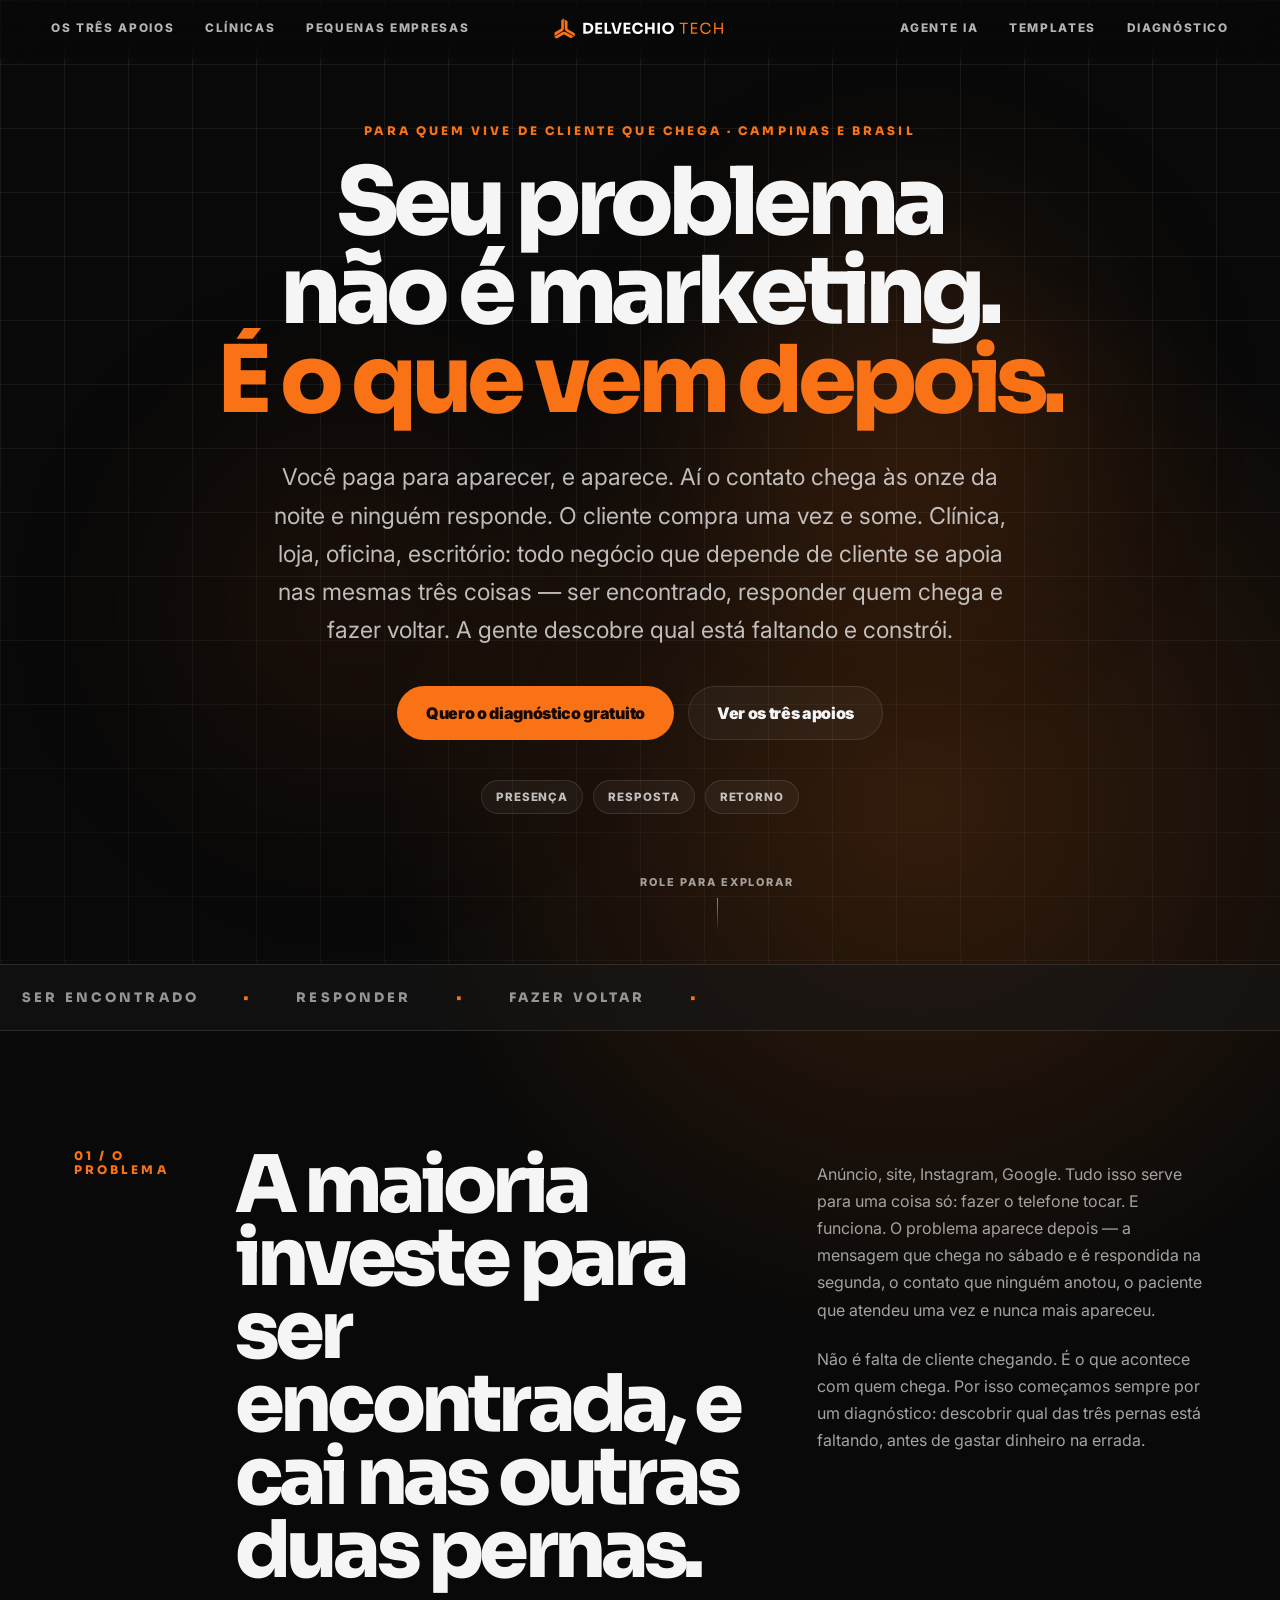
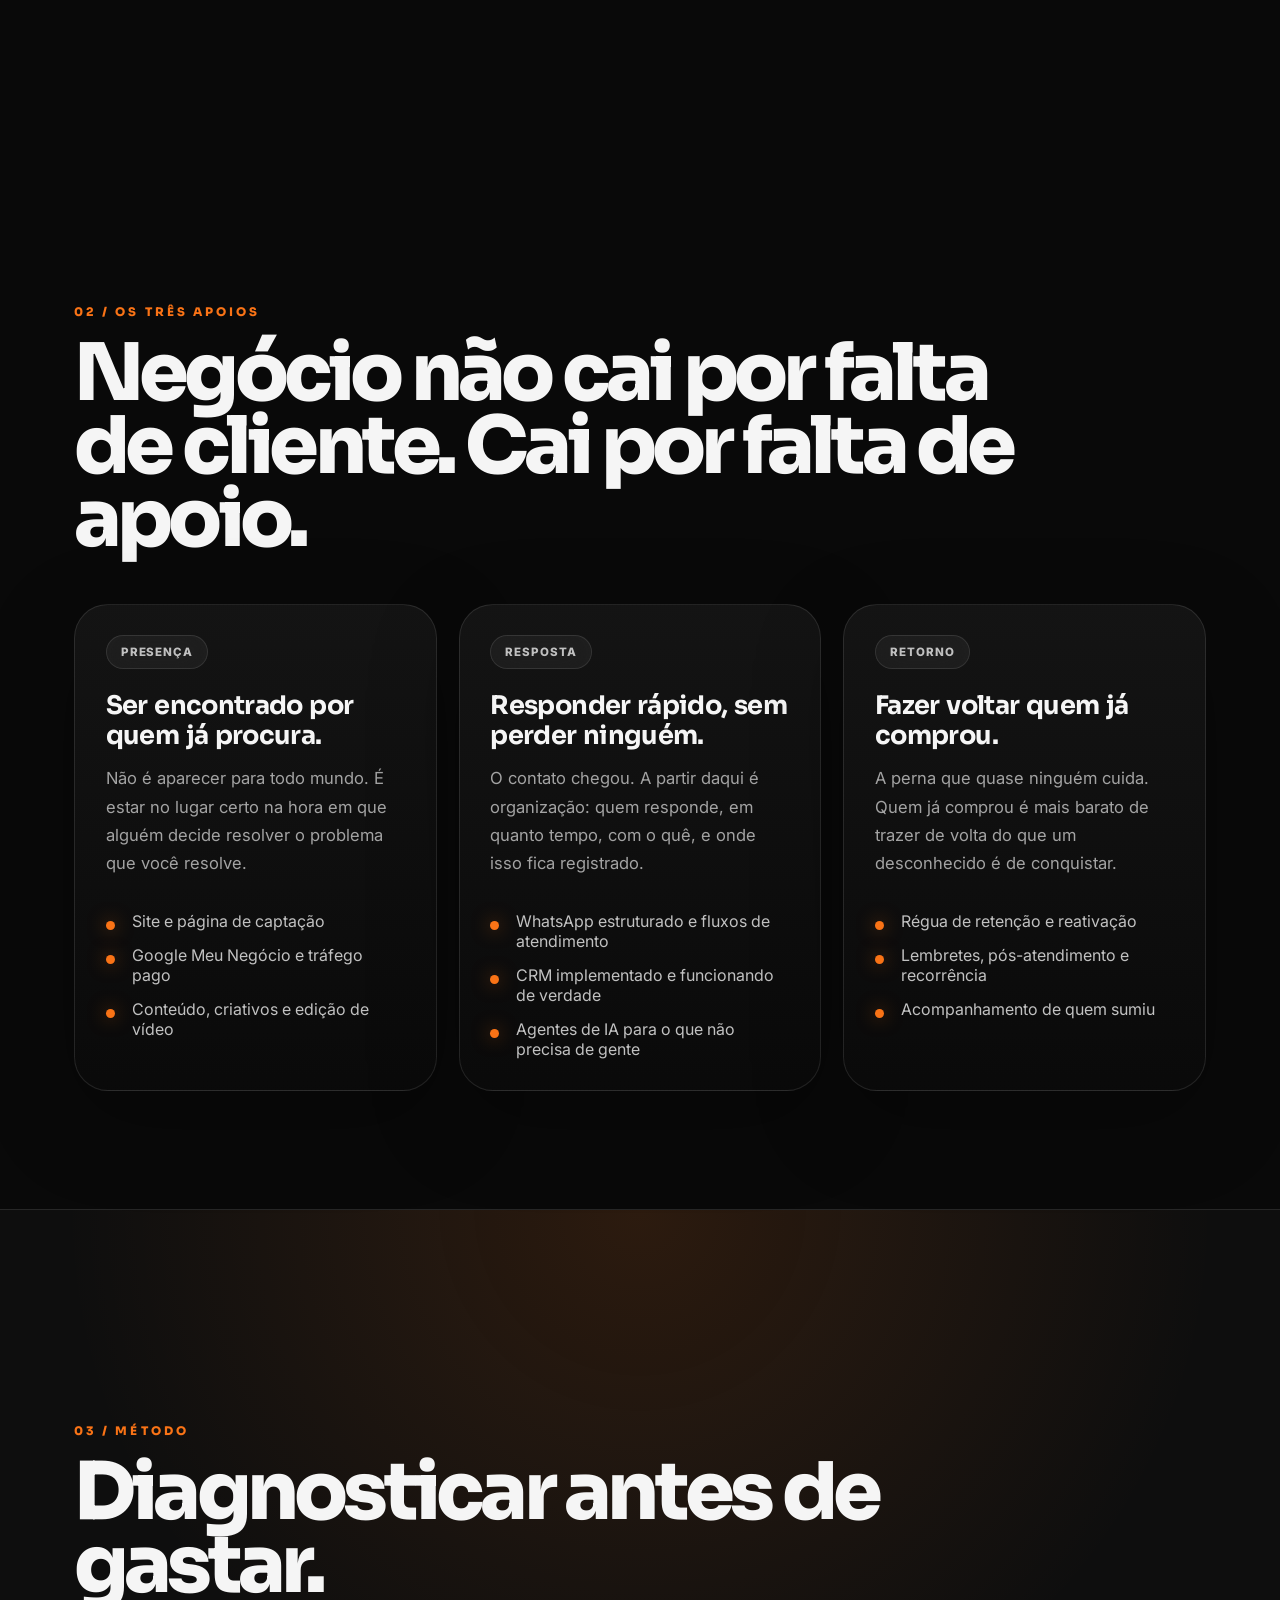
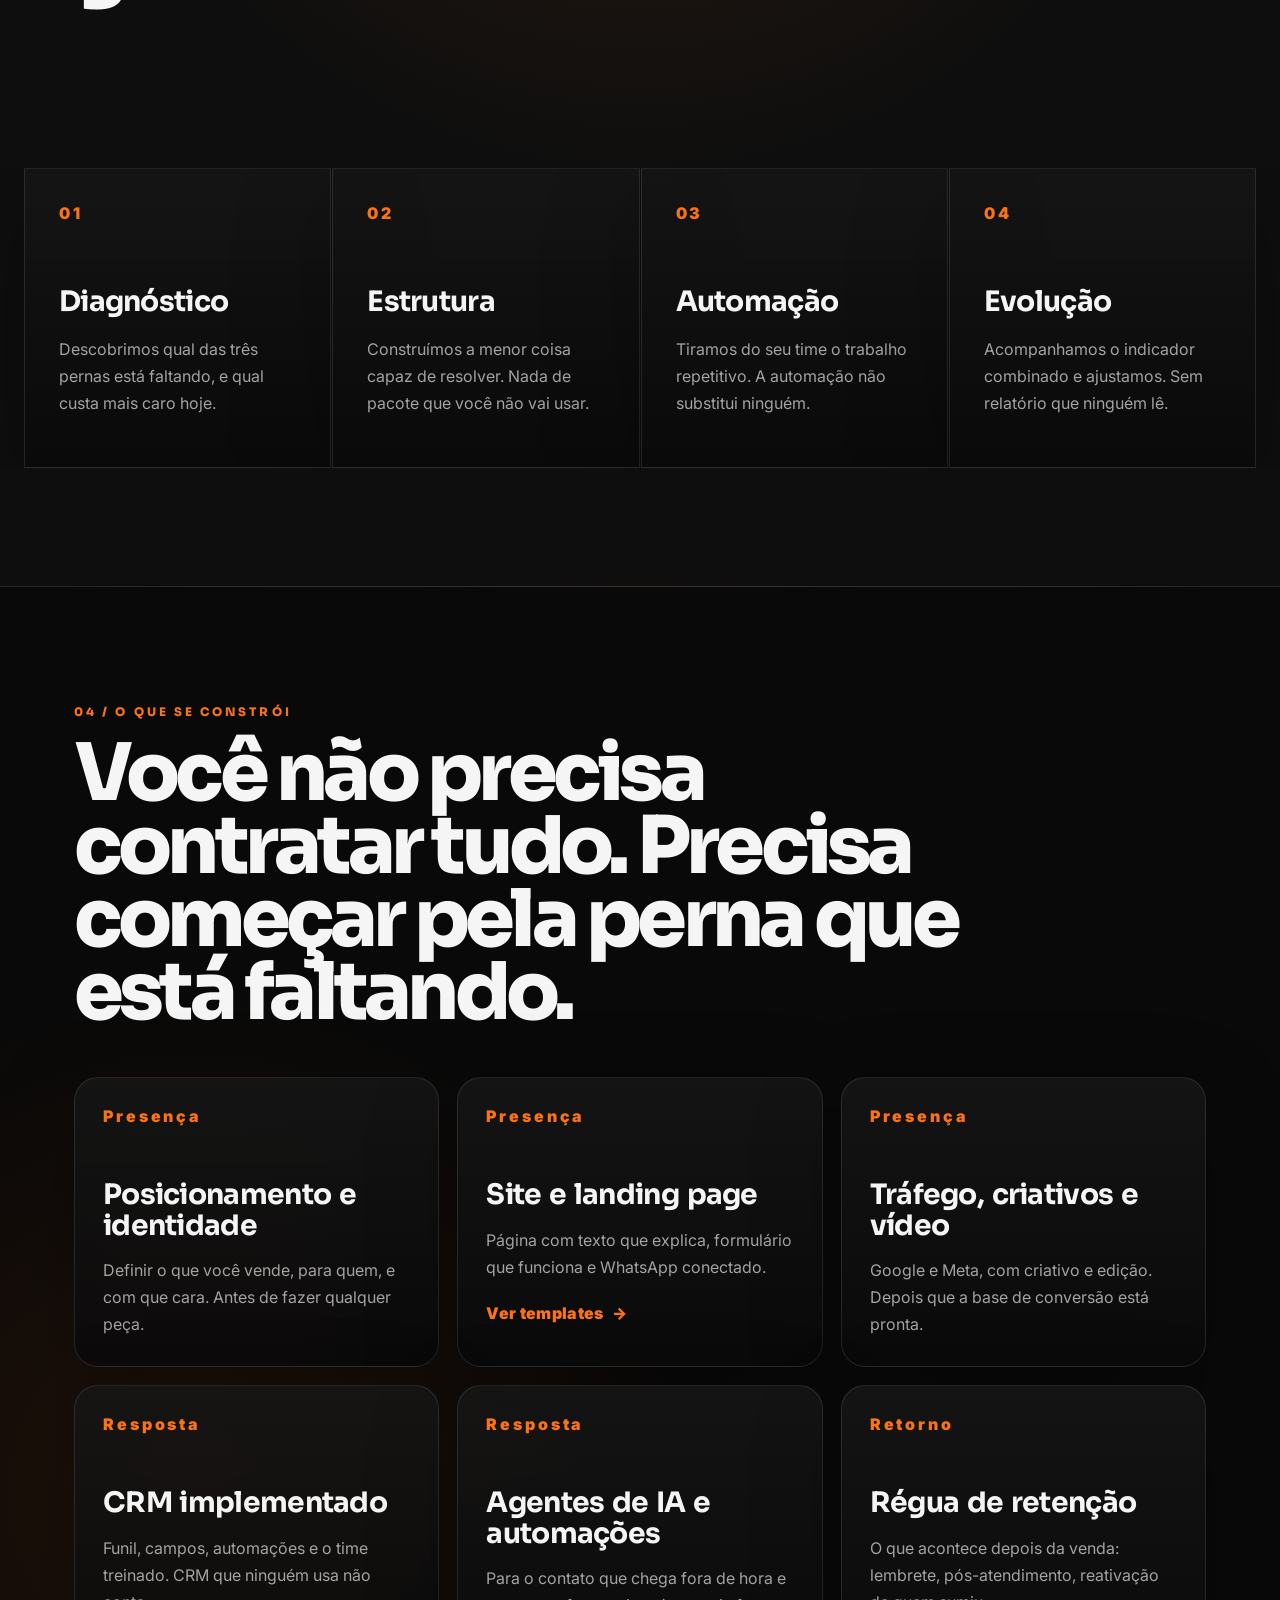
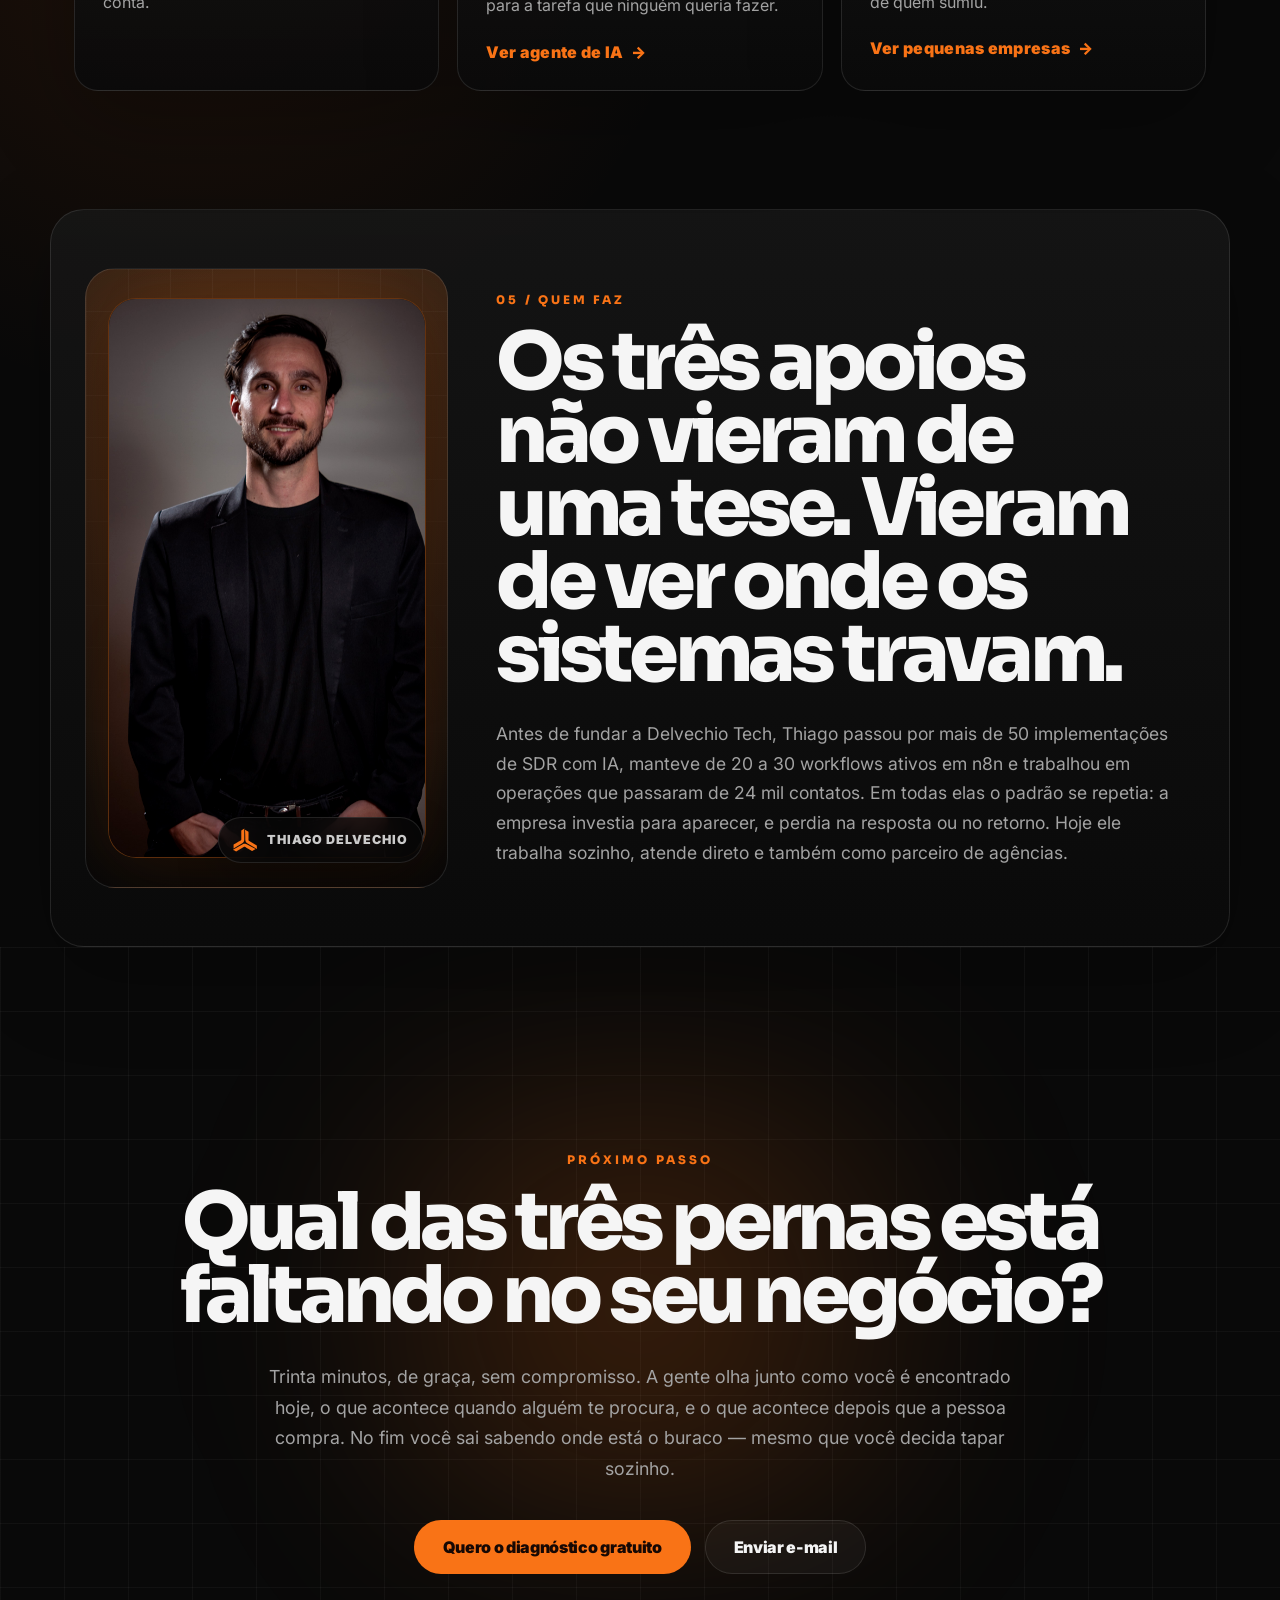
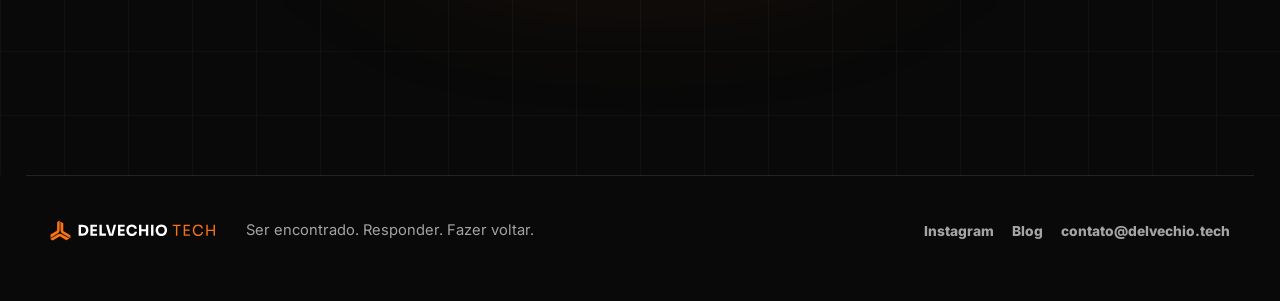
<file: index.html>
<!doctype html>
<html lang="pt-BR">
  <head>
    <meta charset="utf-8" />
    <meta name="viewport" content="width=device-width, initial-scale=1" />
    <!-- Google Tag Manager -->
    <script>
      (function(w,d,s,l,i){w[l]=w[l]||[];w[l].push({'gtm.start':
      new Date().getTime(),event:'gtm.js'});var f=d.getElementsByTagName(s)[0],
      j=d.createElement(s),dl=l!='dataLayer'?'&l='+l:'';j.async=true;j.src=
      'https://www.googletagmanager.com/gtm.js?id='+i+dl;f.parentNode.insertBefore(j,f);
      })(window,document,'script','dataLayer','GTM-WDCNVPF5');
    </script>
    <!-- End Google Tag Manager -->
    <title>Delvechio Tech | Ser encontrado. Responder. Fazer voltar.</title>
    <meta
      name="description"
      content="Todo negócio que depende de cliente se apoia em três coisas: ser encontrado, responder quem chega e fazer o cliente voltar. Diagnosticamos qual está faltando e construímos."
    />
    <meta property="og:title" content="Delvechio Tech" />
    <meta property="og:description" content="Ser encontrado. Responder. Fazer voltar." />
    <meta property="og:type" content="website" />
    <meta property="og:url" content="https://delvechio.tech" />
    <meta name="theme-color" content="#090909" />
    <link rel="icon" href="assets/favicons/favicon.ico" />
    <link rel="preconnect" href="https://fonts.googleapis.com" />
    <link rel="preconnect" href="https://fonts.gstatic.com" crossorigin />
    <link
      href="https://fonts.googleapis.com/css2?family=Inter:wght@400;500;600;700;800;900&family=Sora:wght@300;400;500;600;700;800&display=swap"
      rel="stylesheet"
    />
    <link rel="stylesheet" href="styles.css?v=20261118" />
  </head>
  <body>
    <!-- Google Tag Manager (noscript) -->
    <noscript>
      <iframe src="https://www.googletagmanager.com/ns.html?id=GTM-WDCNVPF5"
        height="0" width="0" style="display:none;visibility:hidden"></iframe>
    </noscript>
    <!-- End Google Tag Manager (noscript) -->
    <header class="site-header nav-load" data-header>
      <nav class="desktop-nav left" aria-label="Navegação principal">
        <a href="#apoios">Os três apoios</a>
        <a href="clinicas/">Clínicas</a>
        <a href="pequenas-empresas/">Pequenas empresas</a>
      </nav>

      <a class="brand" href="#top" aria-label="Delvechio Tech">
        <img src="assets/logos/logo-horizontal.svg" alt="Delvechio Tech" />
      </a>

      <nav class="desktop-nav right" aria-label="Links secundários">
        <a href="agente-ia/">Agente IA</a>
        <a href="templates/">Templates</a>
        <a href="#contato">Diagnóstico</a>
      </nav>

      <button class="menu-button" type="button" data-menu-button aria-expanded="false" aria-controls="mobile-menu">
        Menu
      </button>
    </header>

    <nav class="mobile-nav" id="mobile-menu" data-mobile-menu aria-label="Navegação mobile">
      <a href="#apoios">Os três apoios</a>
      <a href="clinicas/">Clínicas</a>
      <a href="pequenas-empresas/">Pequenas empresas</a>
      <a href="agente-ia/">Agente IA</a>
      <a href="templates/">Templates</a>
      <a href="#contato">Diagnóstico</a>
      <a href="https://wa.me/5519991567756?text=Ol%C3%A1%2C%20Thiago.%20Quero%20o%20diagn%C3%B3stico%20gratuito." target="_blank" rel="noreferrer">Chamar no WhatsApp</a>
    </nav>

    <main id="top">
      <section class="hero grid-bg">
        <div class="ambient ambient-one"></div>
        <div class="ambient ambient-two"></div>

        <div class="hero-inner">
          <p class="eyebrow reveal delay-100">Para quem vive de cliente que chega · Campinas e Brasil</p>

          <div class="hero-title" id="hero-title">
            <h1>
              <span class="text-reveal-wrapper">
                <span class="text-reveal-content delay-200">Seu problema</span>
              </span>
            </h1>
            <h1>
              <span class="text-reveal-wrapper">
                <span class="text-reveal-content delay-300">não é marketing.</span>
              </span>
            </h1>
            <h1>
              <span class="text-reveal-wrapper">
                <span class="text-reveal-content delay-500 accent-text">É o que vem depois.</span>
              </span>
            </h1>
          </div>

          <p class="lead reveal delay-700">
            Você paga para aparecer, e aparece. Aí o contato chega às onze da
            noite e ninguém responde. O cliente compra uma vez e some. Clínica,
            loja, oficina, escritório: todo negócio que depende de cliente se
            apoia nas mesmas três coisas — ser encontrado, responder quem chega
            e fazer voltar. A gente descobre qual está faltando e constrói.
          </p>

          <div class="hero-actions reveal delay-700">
            <a class="button primary beam-button glow-on-hover" href="https://wa.me/5519991567756?text=Ol%C3%A1%2C%20Thiago.%20Quero%20o%20diagn%C3%B3stico%20gratuito." target="_blank" rel="noreferrer">
              Quero o diagnóstico gratuito
            </a>
            <a class="button secondary" href="#apoios">Ver os três apoios</a>
          </div>

          <div class="badges reveal delay-700" aria-label="Os três apoios">
            <span>Presença</span>
            <span>Resposta</span>
            <span>Retorno</span>
          </div>
        </div>

        <div class="scroll-indicator reveal delay-700">
          <span>Role para explorar</span>
          <i aria-hidden="true"></i>
        </div>
      </section>

      <div class="marquee-band" aria-label="Assinatura da marca">
        <div class="marquee-track">
          <div class="marquee-content">
            <span>Ser encontrado</span><b>•</b>
            <span>Responder</span><b>•</b>
            <span>Fazer voltar</span><b>•</b>
          </div>
          <div class="marquee-content" aria-hidden="true">
            <span>Ser encontrado</span><b>•</b>
            <span>Responder</span><b>•</b>
            <span>Fazer voltar</span><b>•</b>
          </div>
        </div>
      </div>

      <section class="section split-section" id="diagnostico">
        <div class="section-kicker reveal">01 / O problema</div>
        <div class="split-copy reveal delay-100">
          <h2>A maioria investe para ser encontrada, e cai nas outras duas pernas.</h2>
        </div>
        <div class="split-text reveal delay-200">
          <p>
            Anúncio, site, Instagram, Google. Tudo isso serve para uma coisa só:
            fazer o telefone tocar. E funciona. O problema aparece depois —
            a mensagem que chega no sábado e é respondida na segunda, o contato
            que ninguém anotou, o paciente que atendeu uma vez e nunca mais
            apareceu.
          </p>
          <p>
            Não é falta de cliente chegando. É o que acontece com quem chega.
            Por isso começamos sempre por um diagnóstico: descobrir qual das
            três pernas está faltando, antes de gastar dinheiro na errada.
          </p>
        </div>
      </section>

      <section class="section niches" id="apoios">
        <div class="section-title reveal">
          <span class="section-kicker">02 / Os três apoios</span>
          <h2>Negócio não cai por falta de cliente. Cai por falta de apoio.</h2>
        </div>

        <div class="niche-grid apoios-grid">
          <article class="niche-card flashlight-card reveal">
            <span class="tag">Presença</span>
            <h3>Ser encontrado por quem já procura.</h3>
            <p>
              Não é aparecer para todo mundo. É estar no lugar certo na hora em
              que alguém decide resolver o problema que você resolve.
            </p>
            <ul>
              <li>Site e página de captação</li>
              <li>Google Meu Negócio e tráfego pago</li>
              <li>Conteúdo, criativos e edição de vídeo</li>
            </ul>
          </article>

          <article class="niche-card flashlight-card reveal delay-100">
            <span class="tag">Resposta</span>
            <h3>Responder rápido, sem perder ninguém.</h3>
            <p>
              O contato chegou. A partir daqui é organização: quem responde,
              em quanto tempo, com o quê, e onde isso fica registrado.
            </p>
            <ul>
              <li>WhatsApp estruturado e fluxos de atendimento</li>
              <li>CRM implementado e funcionando de verdade</li>
              <li>Agentes de IA para o que não precisa de gente</li>
            </ul>
          </article>

          <article class="niche-card flashlight-card reveal delay-200">
            <span class="tag">Retorno</span>
            <h3>Fazer voltar quem já comprou.</h3>
            <p>
              A perna que quase ninguém cuida. Quem já comprou é mais barato de
              trazer de volta do que um desconhecido é de conquistar.
            </p>
            <ul>
              <li>Régua de retenção e reativação</li>
              <li>Lembretes, pós-atendimento e recorrência</li>
              <li>Acompanhamento de quem sumiu</li>
            </ul>
          </article>
        </div>
      </section>

      <section class="method-panel" id="metodo">
        <div class="section section-title reveal">
          <span class="section-kicker">03 / Método</span>
          <h2>Diagnosticar antes de gastar.</h2>
        </div>

        <div class="method-rail">
          <article class="method-card reveal">
            <span>01</span>
            <h3>Diagnóstico</h3>
            <p>Descobrimos qual das três pernas está faltando, e qual custa mais caro hoje.</p>
          </article>
          <article class="method-card reveal delay-100">
            <span>02</span>
            <h3>Estrutura</h3>
            <p>Construímos a menor coisa capaz de resolver. Nada de pacote que você não vai usar.</p>
          </article>
          <article class="method-card reveal delay-200">
            <span>03</span>
            <h3>Automação</h3>
            <p>Tiramos do seu time o trabalho repetitivo. A automação não substitui ninguém.</p>
          </article>
          <article class="method-card reveal delay-300">
            <span>04</span>
            <h3>Evolução</h3>
            <p>Acompanhamos o indicador combinado e ajustamos. Sem relatório que ninguém lê.</p>
          </article>
        </div>
      </section>

      <section class="section solutions" id="solucoes">
        <div class="section-title reveal">
          <span class="section-kicker">04 / O que se constrói</span>
          <h2>Você não precisa contratar tudo. Precisa começar pela perna que está faltando.</h2>
        </div>

        <div class="solution-grid">
          <article class="solution-card flashlight-card reveal">
            <span>Presença</span>
            <h3>Posicionamento e identidade</h3>
            <p>Definir o que você vende, para quem, e com que cara. Antes de fazer qualquer peça.</p>
          </article>
          <article class="solution-card flashlight-card reveal delay-100">
            <span>Presença</span>
            <h3>Site e landing page</h3>
            <p>Página com texto que explica, formulário que funciona e WhatsApp conectado.</p>
            <a class="card-link compact" href="templates/">Ver templates</a>
          </article>
          <article class="solution-card flashlight-card reveal delay-200">
            <span>Presença</span>
            <h3>Tráfego, criativos e vídeo</h3>
            <p>Google e Meta, com criativo e edição. Depois que a base de conversão está pronta.</p>
          </article>
          <article class="solution-card flashlight-card reveal">
            <span>Resposta</span>
            <h3>CRM implementado</h3>
            <p>Funil, campos, automações e o time treinado. CRM que ninguém usa não conta.</p>
          </article>
          <article class="solution-card flashlight-card reveal delay-100">
            <span>Resposta</span>
            <h3>Agentes de IA e automações</h3>
            <p>Para o contato que chega fora de hora e para a tarefa que ninguém queria fazer.</p>
            <a class="card-link compact" href="agente-ia/">Ver agente de IA</a>
          </article>
          <article class="solution-card flashlight-card reveal delay-200">
            <span>Retorno</span>
            <h3>Régua de retenção</h3>
            <p>O que acontece depois da venda: lembrete, pós-atendimento, reativação de quem sumiu.</p>
            <a class="card-link compact" href="pequenas-empresas/">Ver pequenas empresas</a>
          </article>
        </div>
      </section>

      <section class="section founder">
        <div class="founder-portrait reveal">
          <div class="portrait-frame">
            <img src="assets/photos/thiago-delvechio.jpg" alt="Thiago Delvechio, fundador da Delvechio Tech" />
          </div>
          <div class="portrait-badge">
            <img src="assets/logos/simbolo.svg" alt="" />
            <span>Thiago Delvechio</span>
          </div>
        </div>
        <div class="reveal delay-100">
          <span class="section-kicker">05 / Quem faz</span>
          <h2>Os três apoios não vieram de uma tese. Vieram de ver onde os sistemas travam.</h2>
          <p>
            Antes de fundar a Delvechio Tech, Thiago passou por mais de 50
            implementações de SDR com IA, manteve de 20 a 30 workflows ativos em
            n8n e trabalhou em operações que passaram de 24 mil contatos. Em
            todas elas o padrão se repetia: a empresa investia para aparecer, e
            perdia na resposta ou no retorno. Hoje ele trabalha sozinho, atende
            direto e também como parceiro de agências.
          </p>
        </div>
      </section>

      <section class="final-cta grid-bg" id="contato">
        <div class="final-inner reveal">
          <span class="section-kicker">Próximo passo</span>
          <h2>Qual das três pernas está faltando no seu negócio?</h2>
          <p>
            Trinta minutos, de graça, sem compromisso. A gente olha junto como
            você é encontrado hoje, o que acontece quando alguém te procura, e o
            que acontece depois que a pessoa compra. No fim você sai sabendo
            onde está o buraco — mesmo que você decida tapar sozinho.
          </p>
          <div class="hero-actions">
            <a class="button primary beam-button glow-on-hover" href="https://wa.me/5519991567756?text=Ol%C3%A1%2C%20Thiago.%20Quero%20o%20diagn%C3%B3stico%20gratuito." target="_blank" rel="noreferrer">
              Quero o diagnóstico gratuito
            </a>
            <a class="button secondary" href="mailto:contato@delvechio.tech">Enviar e-mail</a>
          </div>
        </div>
      </section>
    </main>

    <footer class="site-footer">
      <img src="assets/logos/logo-horizontal.svg" alt="Delvechio Tech" />
      <p>Ser encontrado. Responder. Fazer voltar.</p>
      <div>
        <a href="https://instagram.com/delvechio.tech" target="_blank" rel="noreferrer">Instagram</a>
        <a href="https://blog.delvechio.tech" target="_blank" rel="noreferrer">Blog</a>
        <a href="mailto:contato@delvechio.tech">contato@delvechio.tech</a>
      </div>
    </footer>

    <script src="script.js?v=20261118"></script>
  </body>
</html>
</file>
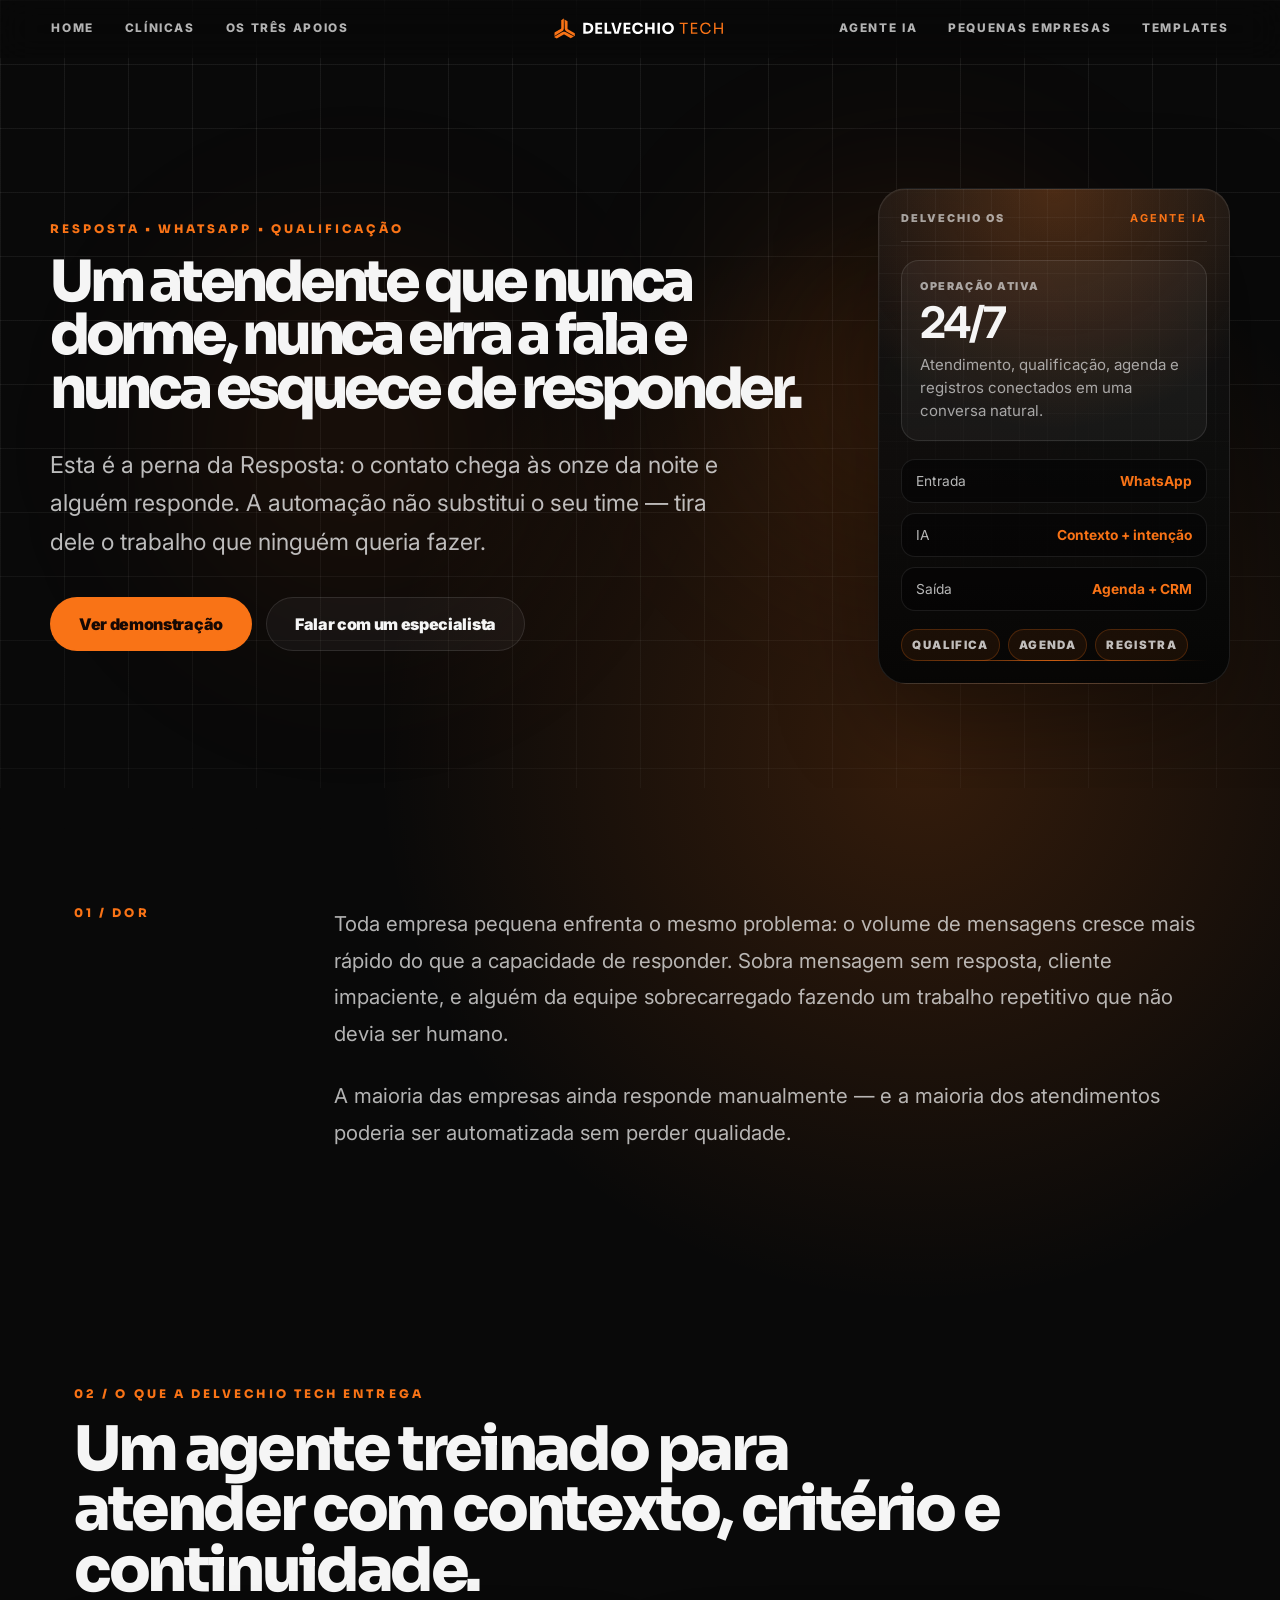
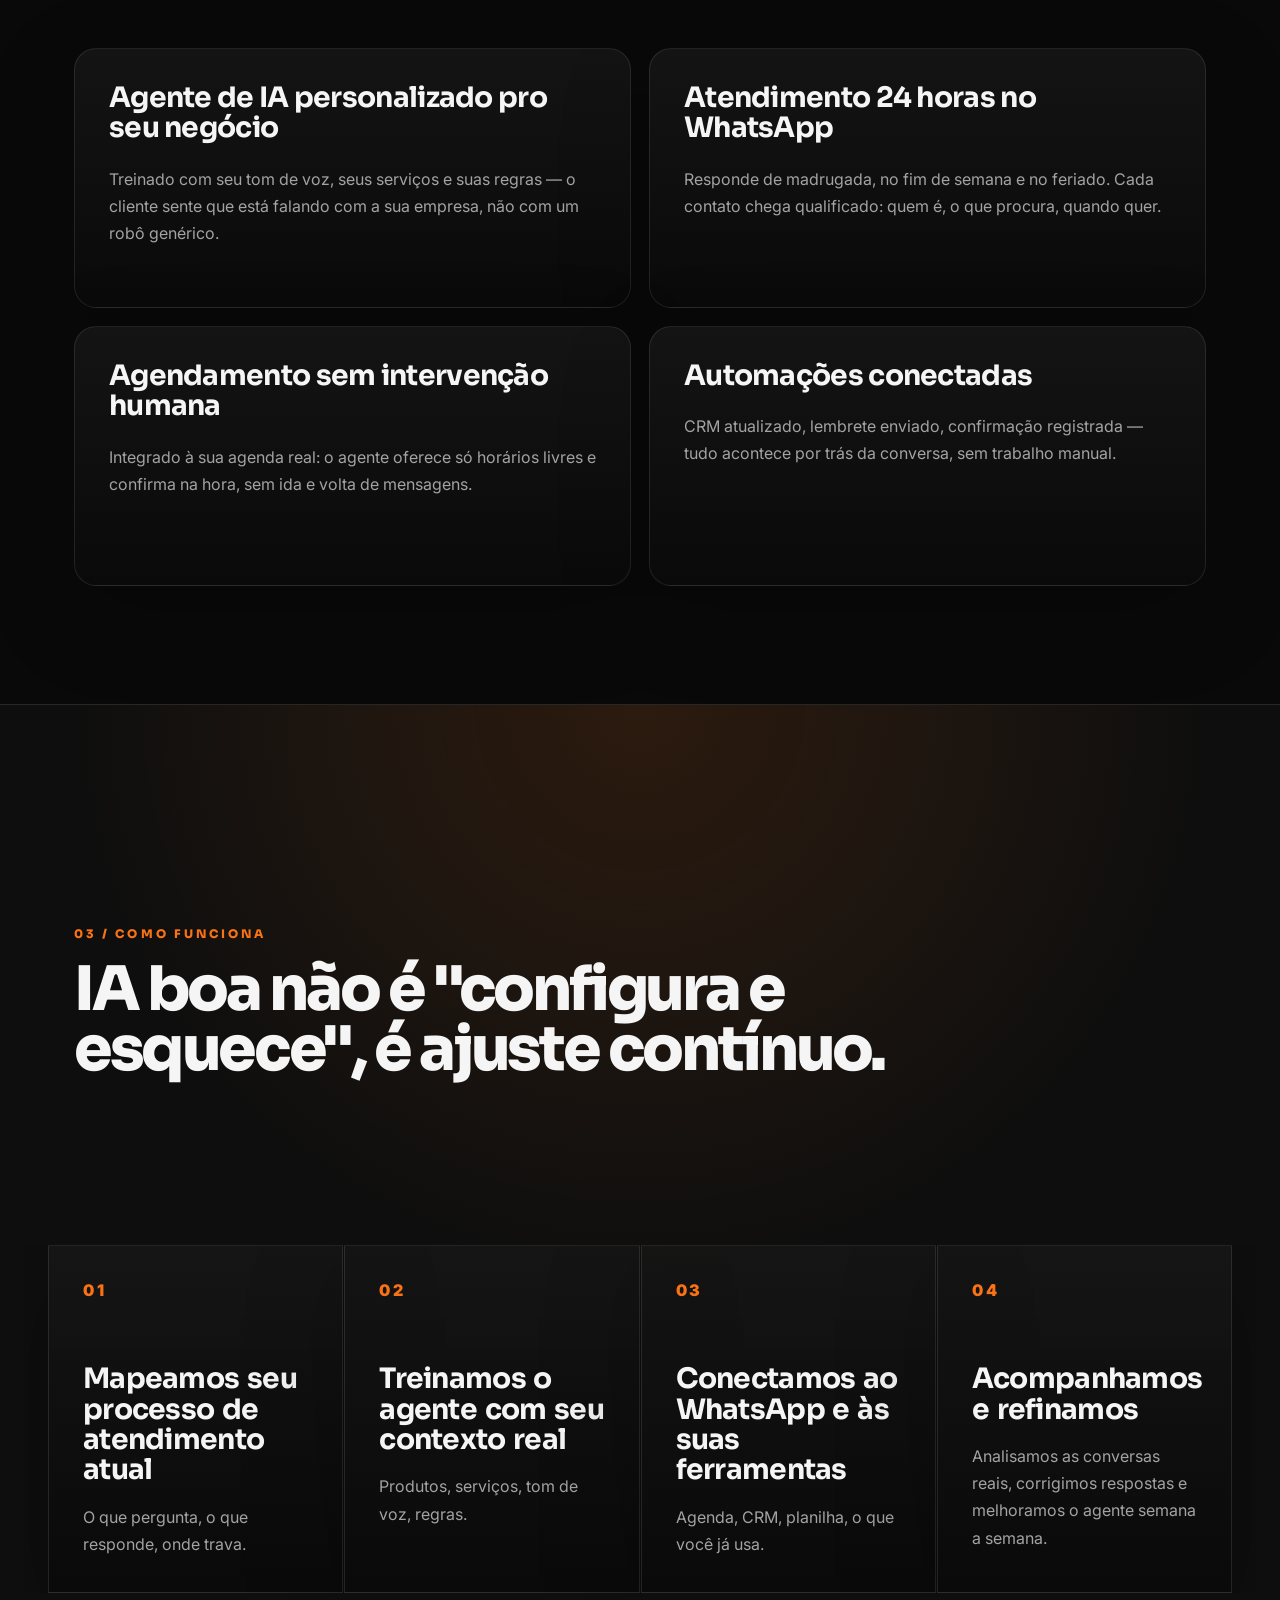
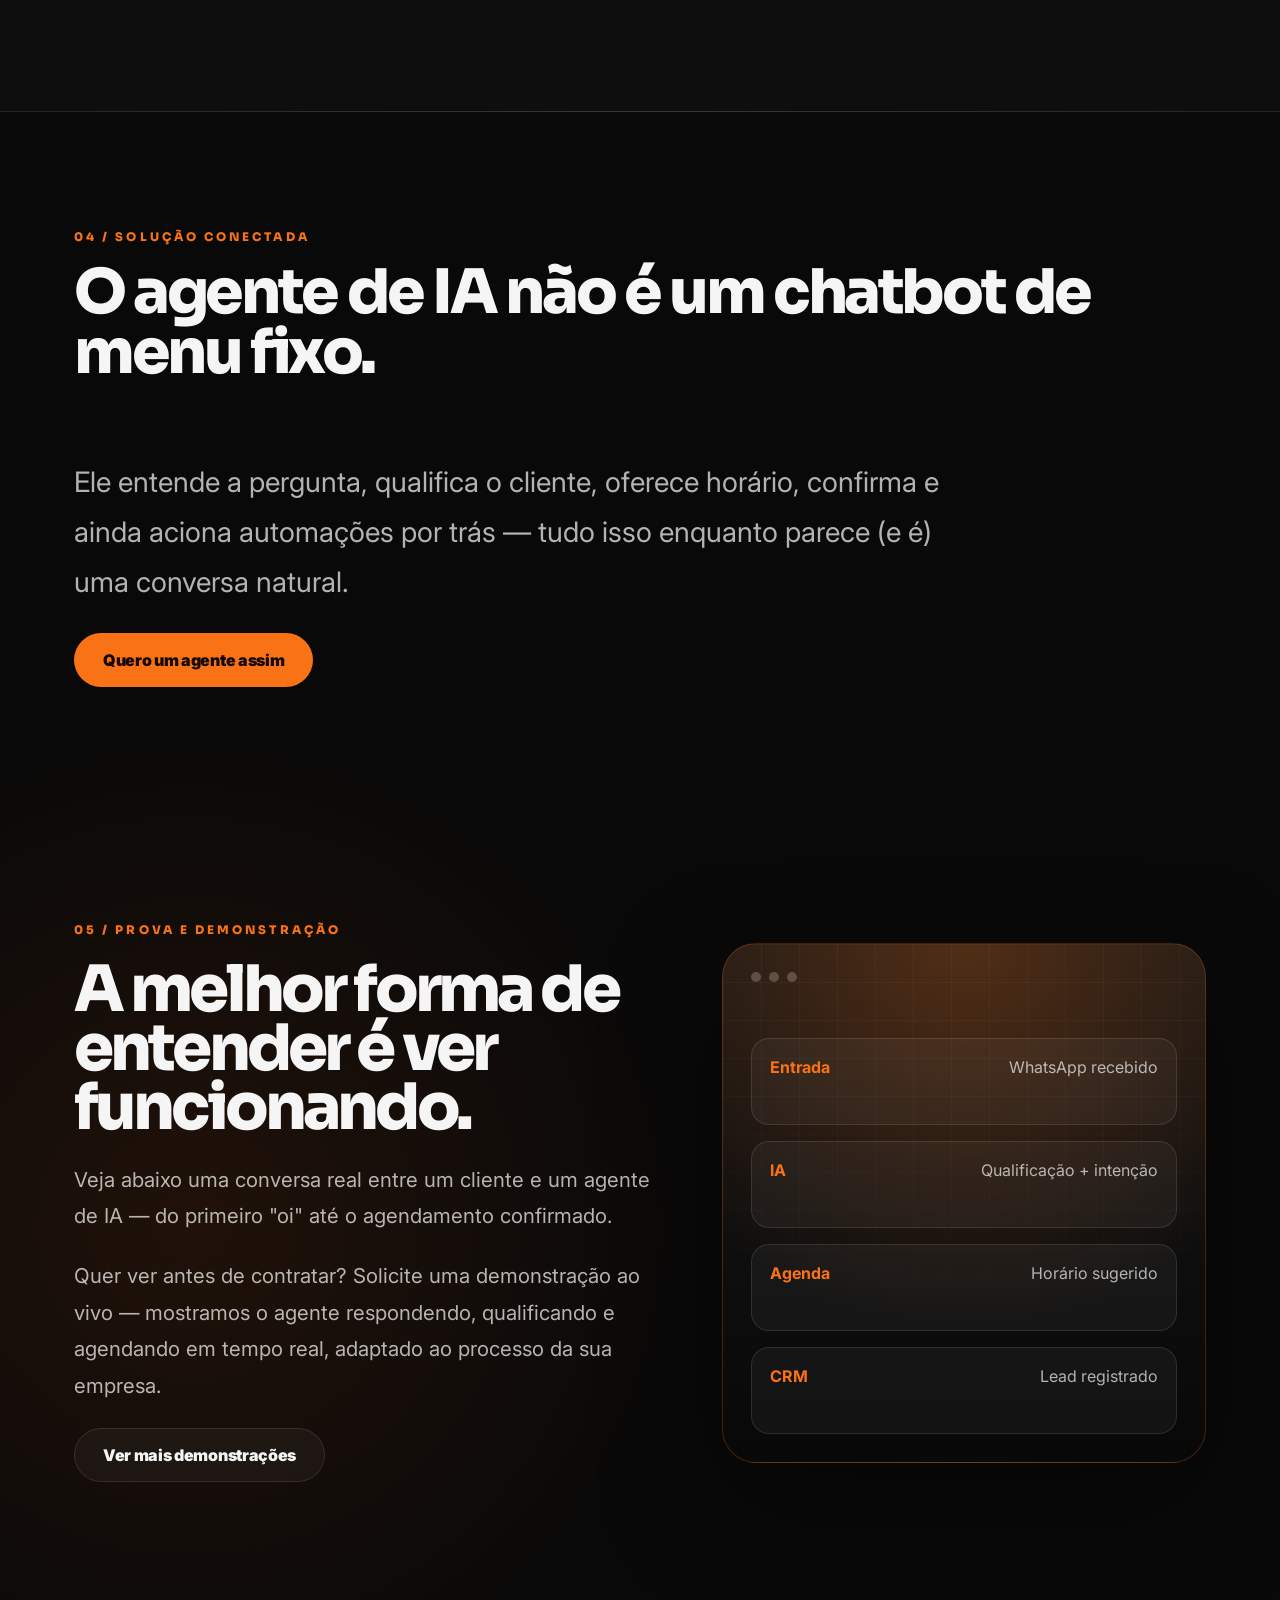
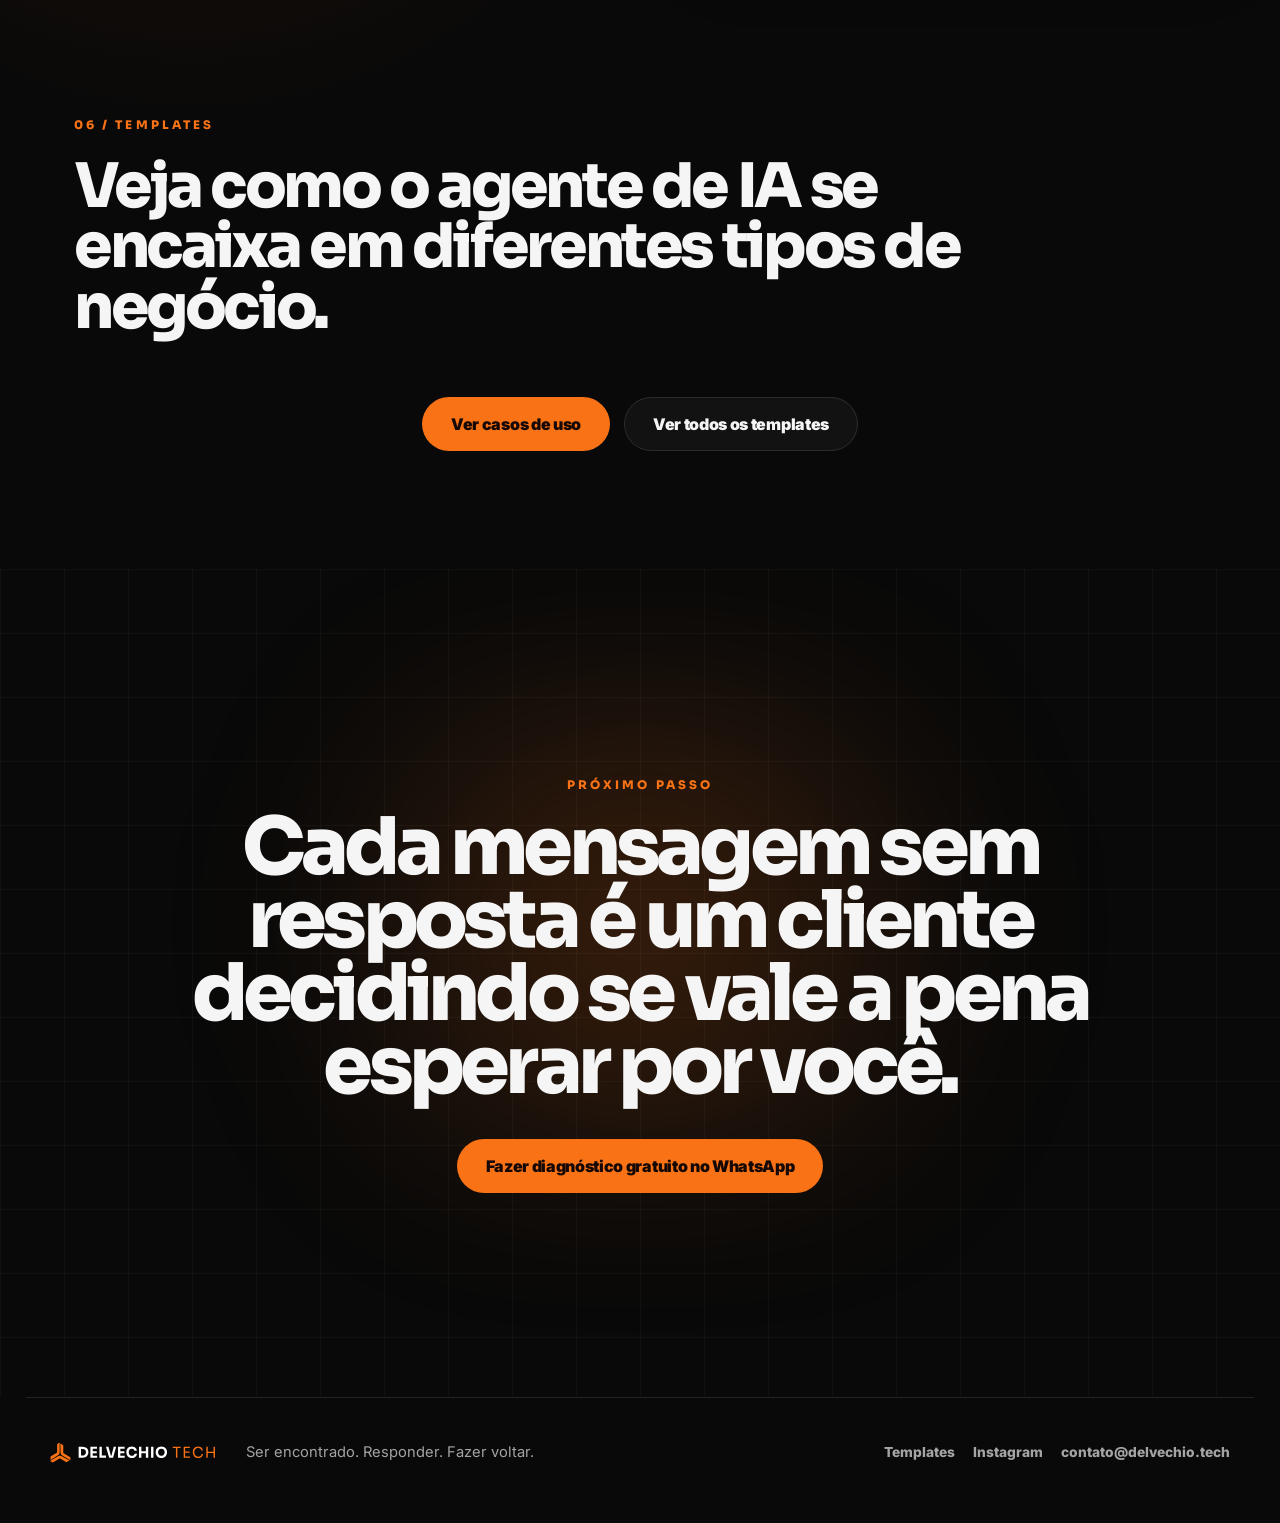
<file: agente-ia/index.html>
<!doctype html>
<html lang="pt-BR">
  <head>
    <meta charset="utf-8" />
    <meta name="viewport" content="width=device-width, initial-scale=1" />
    <!-- Google Tag Manager -->
    <script>
      (function(w,d,s,l,i){w[l]=w[l]||[];w[l].push({'gtm.start':
      new Date().getTime(),event:'gtm.js'});var f=d.getElementsByTagName(s)[0],
      j=d.createElement(s),dl=l!='dataLayer'?'&l='+l:'';j.async=true;j.src=
      'https://www.googletagmanager.com/gtm.js?id='+i+dl;f.parentNode.insertBefore(j,f);
      })(window,document,'script','dataLayer','GTM-WDCNVPF5');
    </script>
    <!-- End Google Tag Manager -->
    <title>Agente de IA para WhatsApp, atendimento e qualificação de leads | Delvechio Tech</title>
    <meta
      name="description"
      content="Agentes de inteligência artificial que atendem, qualificam e agendam no WhatsApp, 24 horas por dia, sem intervenção humana."
    />
    <meta property="og:title" content="Agente de IA para WhatsApp, atendimento e qualificação de leads" />
    <meta property="og:description" content="Agentes de inteligência artificial que atendem, qualificam e agendam no WhatsApp, 24 horas por dia, sem intervenção humana." />
    <meta property="og:type" content="website" />
    <meta property="og:url" content="https://delvechio.tech/agente-ia" />
    <meta name="theme-color" content="#090909" />
    <link rel="icon" href="../assets/favicons/favicon.ico" />
    <link rel="preconnect" href="https://fonts.googleapis.com" />
    <link rel="preconnect" href="https://fonts.gstatic.com" crossorigin />
    <link
      href="https://fonts.googleapis.com/css2?family=Inter:wght@400;500;600;700;800;900&family=Sora:wght@500;600;700;800&display=swap"
      rel="stylesheet"
    />
    <link rel="stylesheet" href="../styles.css?v=20261118" />
  </head>
  <body class="subpage">
    <!-- Google Tag Manager (noscript) -->
    <noscript>
      <iframe src="https://www.googletagmanager.com/ns.html?id=GTM-WDCNVPF5"
        height="0" width="0" style="display:none;visibility:hidden"></iframe>
    </noscript>
    <!-- End Google Tag Manager (noscript) -->
    <header class="site-header nav-load" data-header>
      <nav class="desktop-nav left" aria-label="Navegação principal">
        <a href="../">Home</a>
        <a href="../clinicas/">Clínicas</a>
        <a href="../#apoios">Os três apoios</a>
      </nav>
      <a class="brand" href="../" aria-label="Delvechio Tech">
        <img src="../assets/logos/logo-horizontal.svg" alt="Delvechio Tech" />
      </a>
      <nav class="desktop-nav right" aria-label="Links secundários">
        <a href="../agente-ia/">Agente IA</a>
        <a href="../pequenas-empresas/">Pequenas empresas</a>
        <a href="../templates/">Templates</a>
      </nav>
      <button class="menu-button" type="button" data-menu-button aria-expanded="false" aria-controls="mobile-menu">Menu</button>
    </header>

    <nav class="mobile-nav" id="mobile-menu" data-mobile-menu aria-label="Navegação mobile">
      <a href="../">Home</a>
      <a href="../clinicas/">Clínicas</a>
      <a href="../#apoios">Os três apoios</a>
      <a href="../agente-ia/">Agente IA</a>
      <a href="../pequenas-empresas/">Pequenas empresas</a>
      <a href="../templates/">Templates</a>
      <a href="https://wa.me/5519991567756?text=Ol%C3%A1%2C%20Thiago.%20Quero%20falar%20sobre%20agente%20de%20IA." target="_blank" rel="noreferrer">Falar no WhatsApp</a>
    </nav>

    <main id="top">
      <section class="page-hero grid-bg">
        <div class="ambient ambient-one"></div>
        <div class="ambient ambient-two"></div>
        <div class="page-hero-inner reveal active">
          <div class="page-hero-copy">
            <p class="eyebrow">Resposta • WhatsApp • Qualificação</p>
            <h1>Um atendente que nunca dorme, nunca erra a fala e nunca esquece de responder.</h1>
            <p class="lead">
              Esta é a perna da Resposta: o contato chega às onze da noite e alguém responde. A automação não substitui o seu time — tira dele o trabalho que ninguém queria fazer.
            </p>
            <div class="hero-actions">
              <a class="button primary beam-button glow-on-hover" href="#demo">Ver demonstração</a>
              <a class="button secondary" href="https://wa.me/5519991567756?text=Ol%C3%A1%2C%20Thiago.%20Quero%20falar%20com%20um%20especialista%20sobre%20agente%20de%20IA." target="_blank" rel="noreferrer">Falar com um especialista</a>
            </div>
          </div>
          <aside class="hero-system-card reveal delay-200" aria-label="Painel de agente de IA">
            <div class="system-card-top"><span>Delvechio OS</span><b>Agente IA</b></div>
            <div class="system-metric">
              <small>Operação ativa</small>
              <strong>24/7</strong>
              <span>Atendimento, qualificação, agenda e registros conectados em uma conversa natural.</span>
            </div>
            <div class="system-flow">
              <div><span>Entrada</span><b>WhatsApp</b></div>
              <div><span>IA</span><b>Contexto + intenção</b></div>
              <div><span>Saída</span><b>Agenda + CRM</b></div>
            </div>
            <div class="system-status">
              <span>Qualifica</span>
              <span>Agenda</span>
              <span>Registra</span>
            </div>
          </aside>
        </div>
      </section>

      <section class="section sales-split" id="dor">
        <span class="section-kicker reveal">01 / Dor</span>
        <div class="sales-copy reveal delay-100">
          <p>Toda empresa pequena enfrenta o mesmo problema: o volume de mensagens cresce mais rápido do que a capacidade de responder. Sobra mensagem sem resposta, cliente impaciente, e alguém da equipe sobrecarregado fazendo um trabalho repetitivo que não devia ser humano.</p>
          <p>A maioria das empresas ainda responde manualmente — e a maioria dos atendimentos poderia ser automatizada sem perder qualidade.</p>
        </div>
      </section>

      <section class="section" id="entrega">
        <div class="section-title reveal">
          <span class="section-kicker">02 / O que a Delvechio Tech entrega</span>
          <h2>Um agente treinado para atender com contexto, critério e continuidade.</h2>
        </div>
        <div class="feature-grid">
          <article class="feature-card flashlight-card reveal">
            <h3>Agente de IA personalizado pro seu negócio</h3>
            <p>Treinado com seu tom de voz, seus serviços e suas regras — o cliente sente que está falando com a sua empresa, não com um robô genérico.</p>
          </article>
          <article class="feature-card flashlight-card reveal delay-100">
            <h3>Atendimento 24 horas no WhatsApp</h3>
            <p>Responde de madrugada, no fim de semana e no feriado. Cada contato chega qualificado: quem é, o que procura, quando quer.</p>
          </article>
          <article class="feature-card flashlight-card reveal delay-200">
            <h3>Agendamento sem intervenção humana</h3>
            <p>Integrado à sua agenda real: o agente oferece só horários livres e confirma na hora, sem ida e volta de mensagens.</p>
          </article>
          <article class="feature-card flashlight-card reveal delay-300">
            <h3>Automações conectadas</h3>
            <p>CRM atualizado, lembrete enviado, confirmação registrada — tudo acontece por trás da conversa, sem trabalho manual.</p>
          </article>
        </div>
      </section>

      <section class="process-panel" id="como-funciona">
        <div class="section section-title reveal">
          <span class="section-kicker">03 / Como funciona</span>
          <h2>IA boa não é "configura e esquece", é ajuste contínuo.</h2>
        </div>
        <div class="method-rail page-rail">
          <article class="method-card reveal">
            <span>01</span>
            <h3>Mapeamos seu processo de atendimento atual</h3>
            <p>O que pergunta, o que responde, onde trava.</p>
          </article>
          <article class="method-card reveal delay-100">
            <span>02</span>
            <h3>Treinamos o agente com seu contexto real</h3>
            <p>Produtos, serviços, tom de voz, regras.</p>
          </article>
          <article class="method-card reveal delay-200">
            <span>03</span>
            <h3>Conectamos ao WhatsApp e às suas ferramentas</h3>
            <p>Agenda, CRM, planilha, o que você já usa.</p>
          </article>
          <article class="method-card reveal delay-300">
            <span>04</span>
            <h3>Acompanhamos e refinamos</h3>
            <p>Analisamos as conversas reais, corrigimos respostas e melhoramos o agente semana a semana.</p>
          </article>
        </div>
      </section>

      <section class="section connected-block">
        <div class="section-title reveal">
          <span class="section-kicker">04 / Solução conectada</span>
          <h2>O agente de IA não é um chatbot de menu fixo.</h2>
        </div>
        <p class="big-paragraph reveal delay-100">
          Ele entende a pergunta, qualifica o cliente, oferece horário, confirma e ainda aciona automações por trás — tudo isso enquanto parece (e é) uma conversa natural.
        </p>
        <a class="button primary beam-button glow-on-hover reveal delay-200" href="https://wa.me/5519991567756?text=Ol%C3%A1%2C%20Thiago.%20Quero%20um%20agente%20de%20IA%20assim." target="_blank" rel="noreferrer">Quero um agente assim</a>
      </section>

      <section class="section demo-section" id="demo">
        <div class="demo-copy reveal">
          <span class="section-kicker">05 / Prova e demonstração</span>
          <h2>A melhor forma de entender é ver funcionando.</h2>
          <p>Veja abaixo uma conversa real entre um cliente e um agente de IA — do primeiro "oi" até o agendamento confirmado.</p>
          <p>Quer ver antes de contratar? Solicite uma demonstração ao vivo — mostramos o agente respondendo, qualificando e agendando em tempo real, adaptado ao processo da sua empresa.</p>
          <a class="button secondary" style="width: fit-content;" href="https://wa.me/5519991567756?text=Ol%C3%A1%2C%20Thiago.%20Quero%20ver%20mais%20demonstra%C3%A7%C3%B5es%20de%20agente%20de%20IA." target="_blank" rel="noreferrer">Ver mais demonstrações</a>
        </div>
        <div class="demo-device ai-device reveal delay-100" aria-label="Demonstração visual de agente de IA">
          <div class="device-header"><span></span><span></span><span></span></div>
          <div class="automation-line"><b>Entrada</b><span>WhatsApp recebido</span></div>
          <div class="automation-line"><b>IA</b><span>Qualificação + intenção</span></div>
          <div class="automation-line"><b>Agenda</b><span>Horário sugerido</span></div>
          <div class="automation-line"><b>CRM</b><span>Lead registrado</span></div>
        </div>
      </section>

      <section class="section template-teaser">
        <span class="section-kicker reveal">06 / Templates</span>
        <h2 class="reveal delay-100">Veja como o agente de IA se encaixa em diferentes tipos de negócio.</h2>
        <div class="hero-actions reveal delay-200">
          <a class="button primary beam-button glow-on-hover" href="../templates/#moderno-tech">Ver casos de uso</a>
          <a class="button secondary" href="../templates/">Ver todos os templates</a>
        </div>
      </section>

      <section class="final-cta grid-bg" id="contato">
        <div class="final-inner reveal">
          <span class="section-kicker">Próximo passo</span>
          <h2>Cada mensagem sem resposta é um cliente decidindo se vale a pena esperar por você.</h2>
          <div class="hero-actions">
            <a class="button primary beam-button glow-on-hover" href="https://wa.me/5519991567756?text=Ol%C3%A1%2C%20Thiago.%20Quero%20fazer%20um%20diagn%C3%B3stico%20gratuito%20sobre%20agente%20de%20IA." target="_blank" rel="noreferrer">Fazer diagnóstico gratuito no WhatsApp</a>
          </div>
        </div>
      </section>
    </main>

    <footer class="site-footer">
      <img src="../assets/logos/logo-horizontal.svg" alt="Delvechio Tech" />
      <p>Ser encontrado. Responder. Fazer voltar.</p>
      <div>
        <a href="../templates/">Templates</a>
        <a href="https://instagram.com/delvechio.tech" target="_blank" rel="noreferrer">Instagram</a>
        <a href="mailto:contato@delvechio.tech">contato@delvechio.tech</a>
      </div>
    </footer>

    <script src="../script.js?v=20261118"></script>
  </body>
</html>
</file>
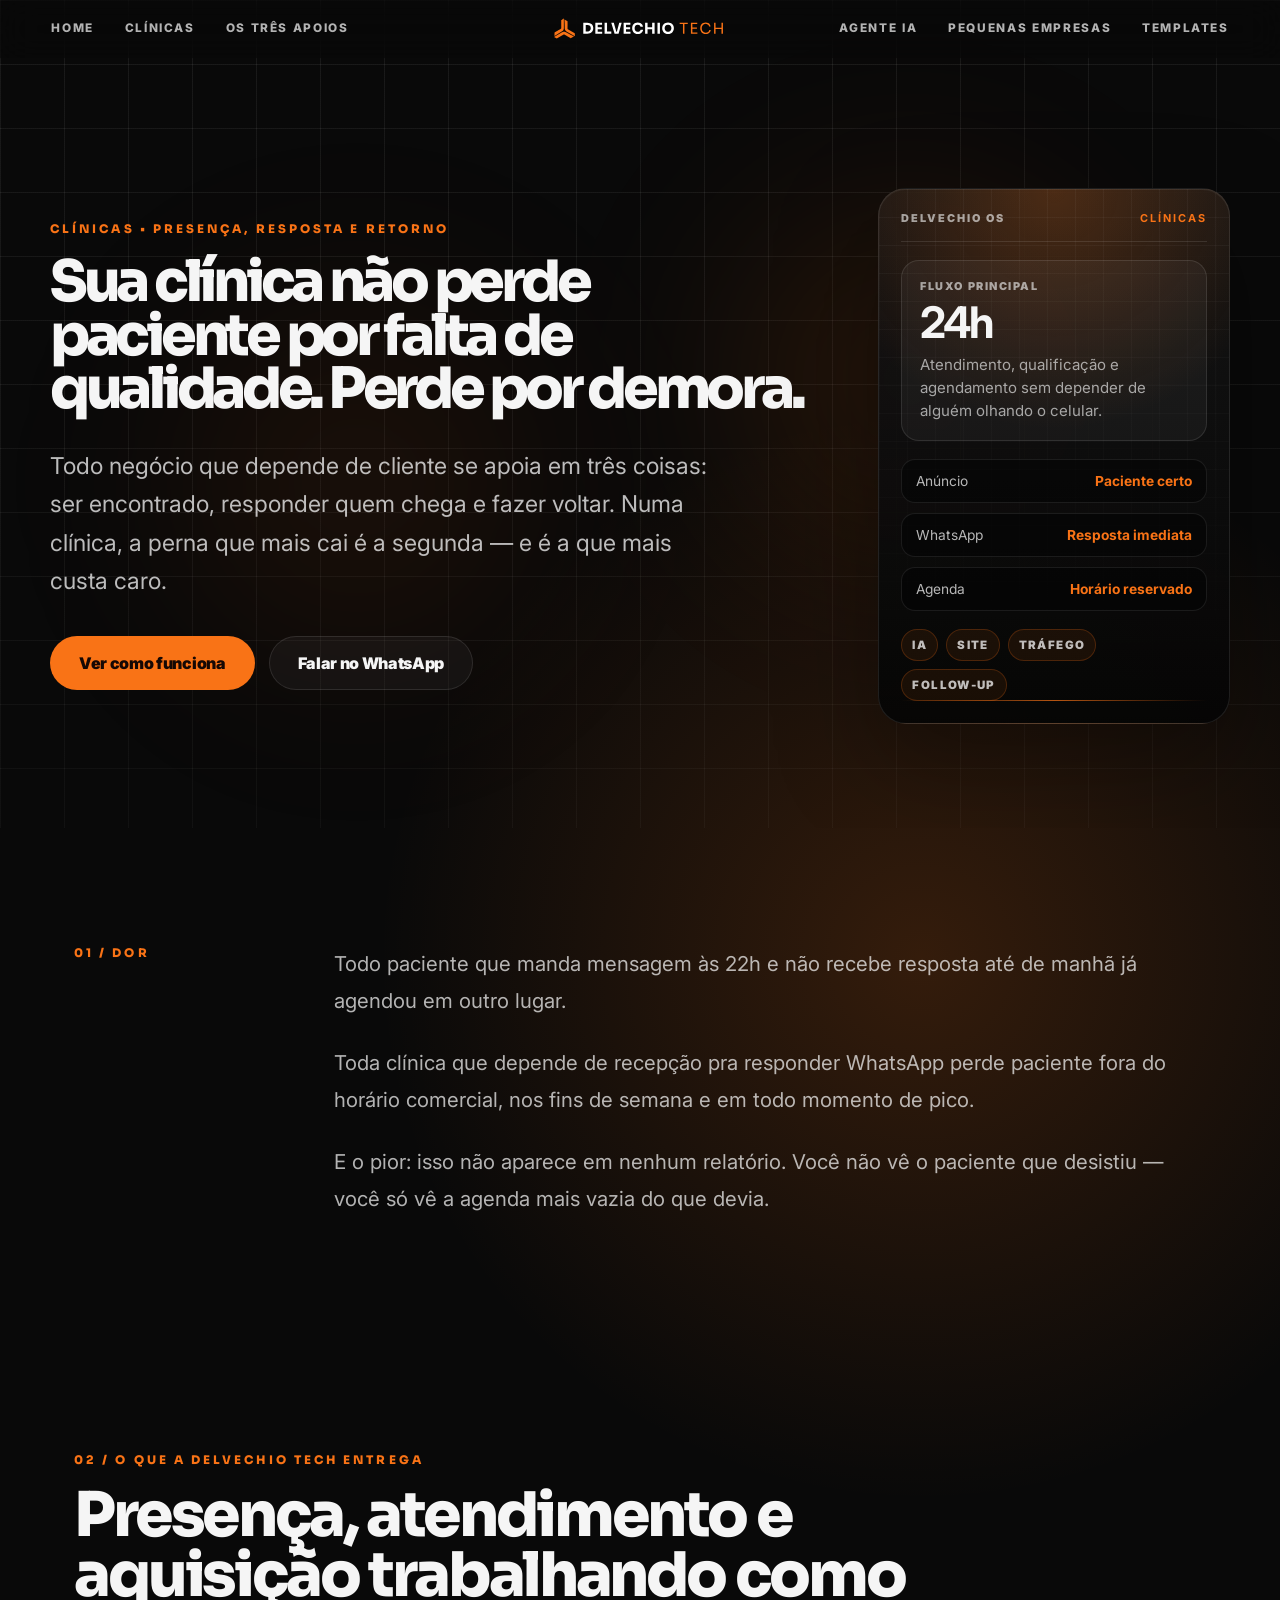
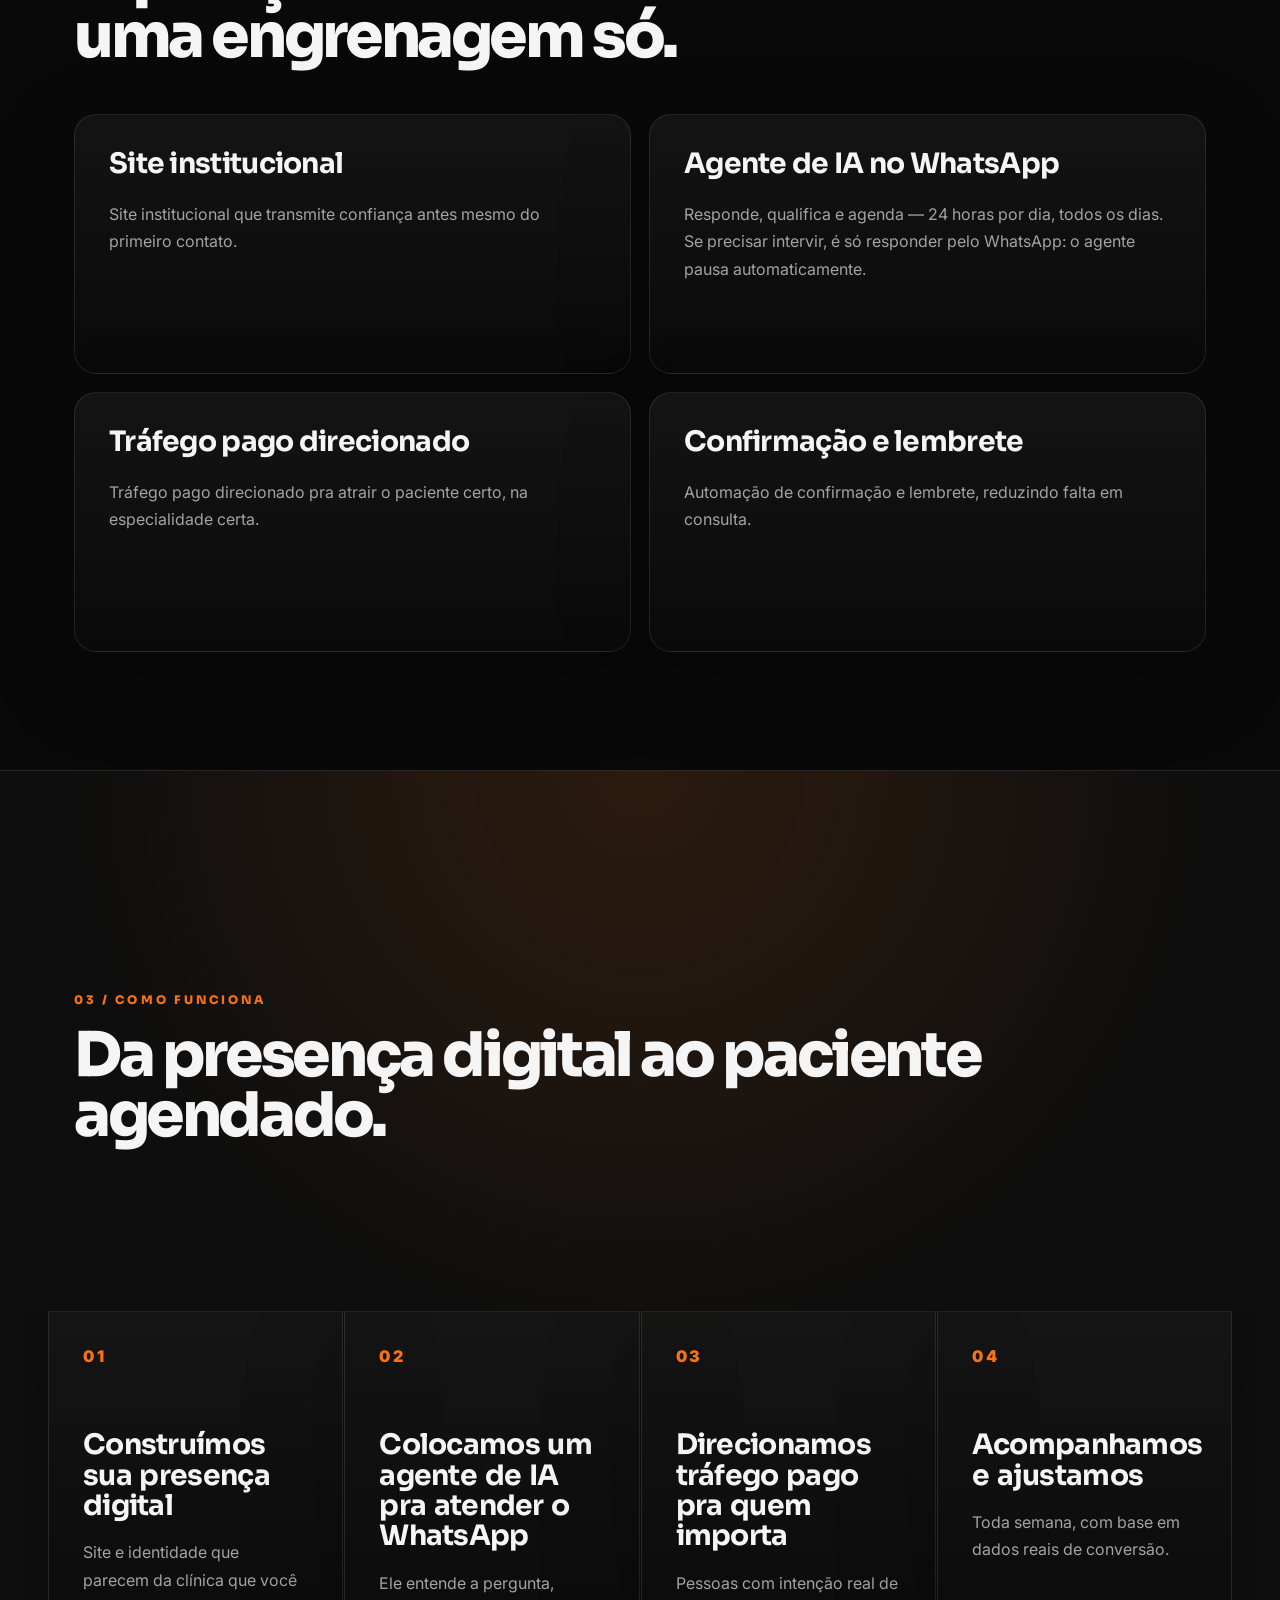
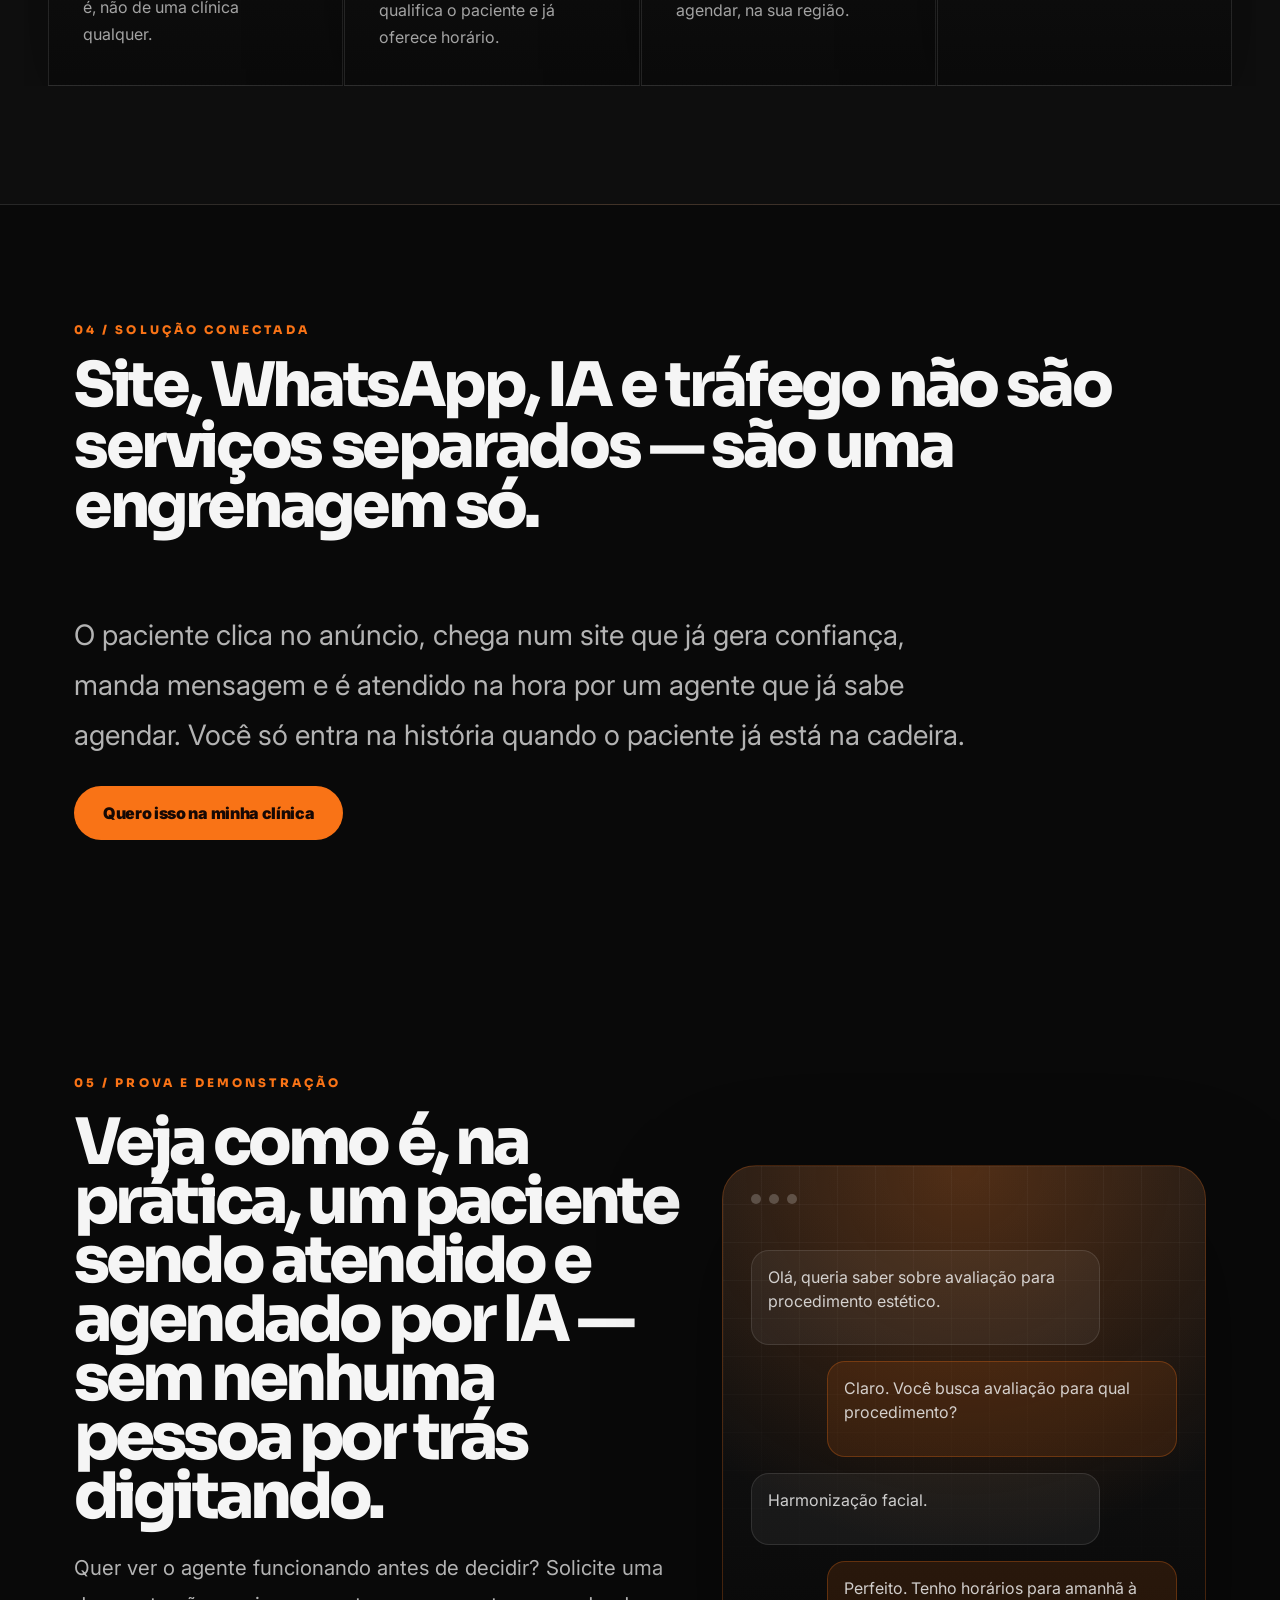
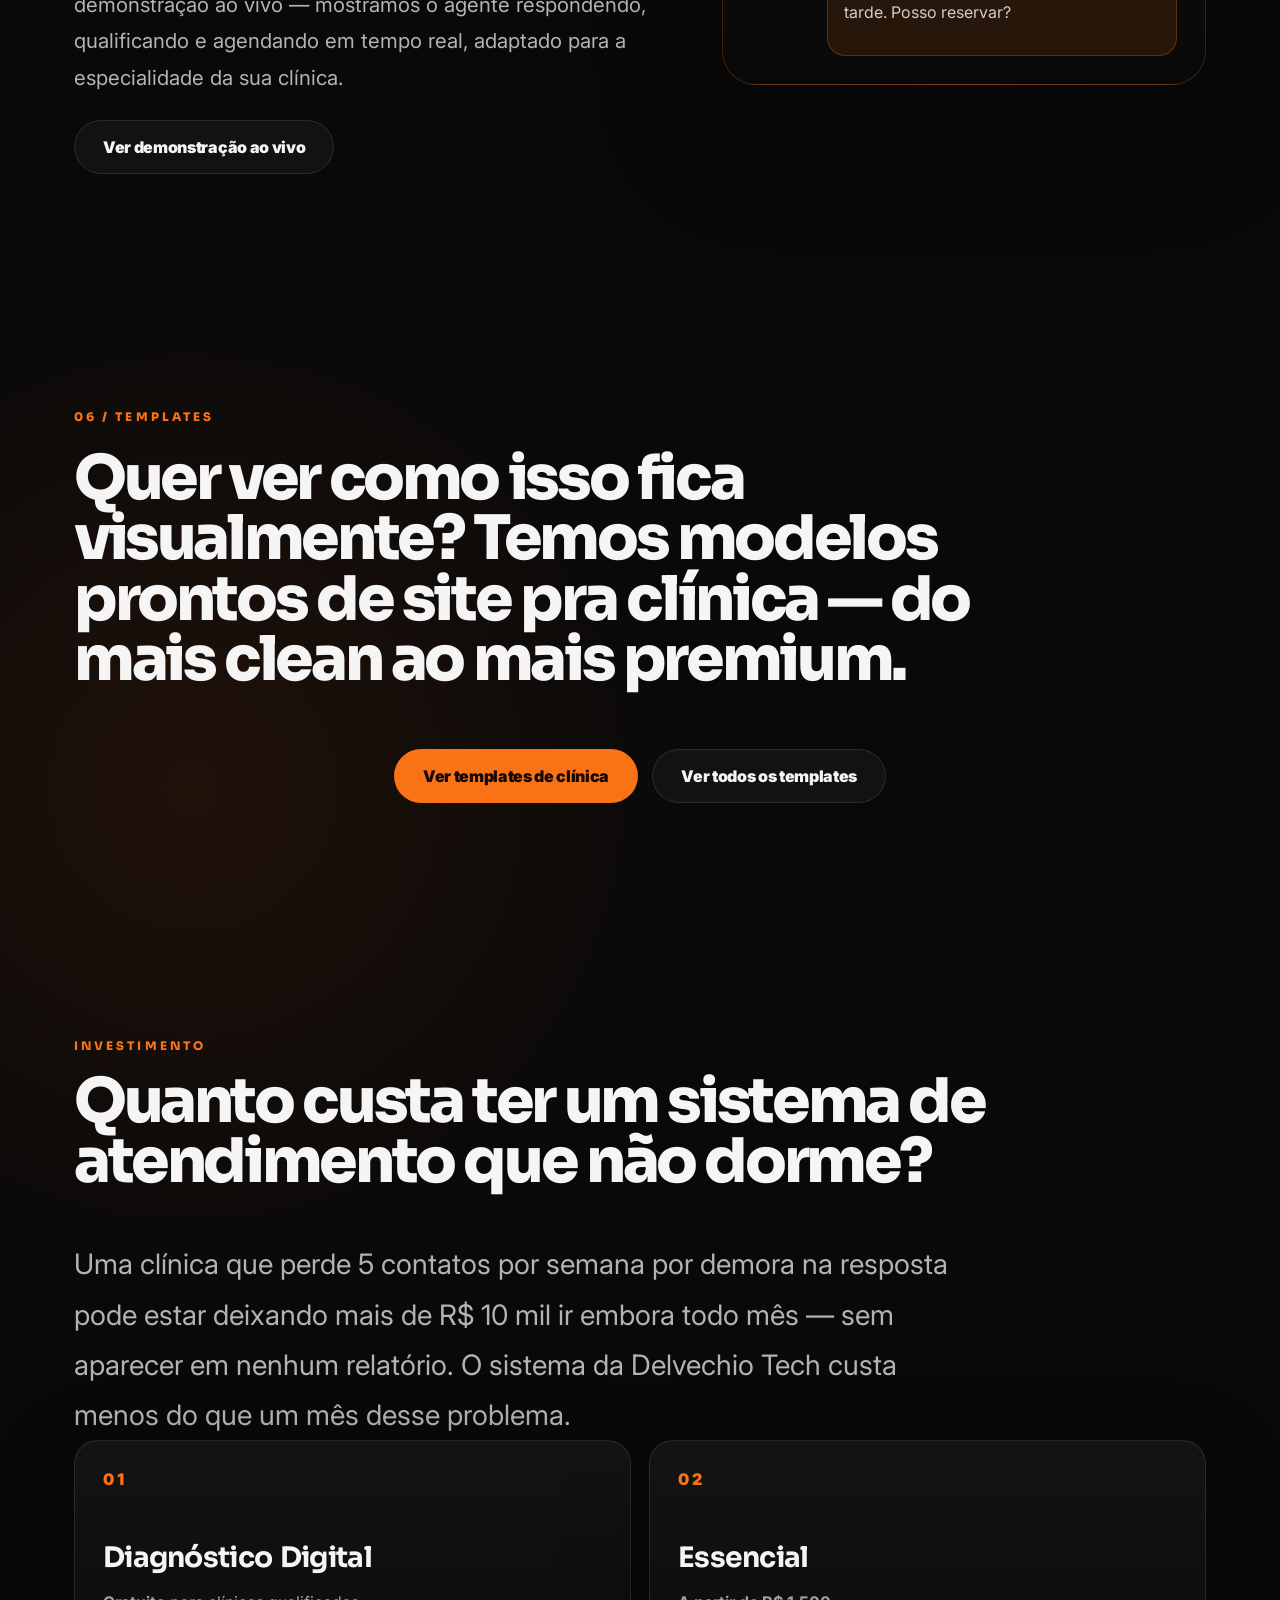
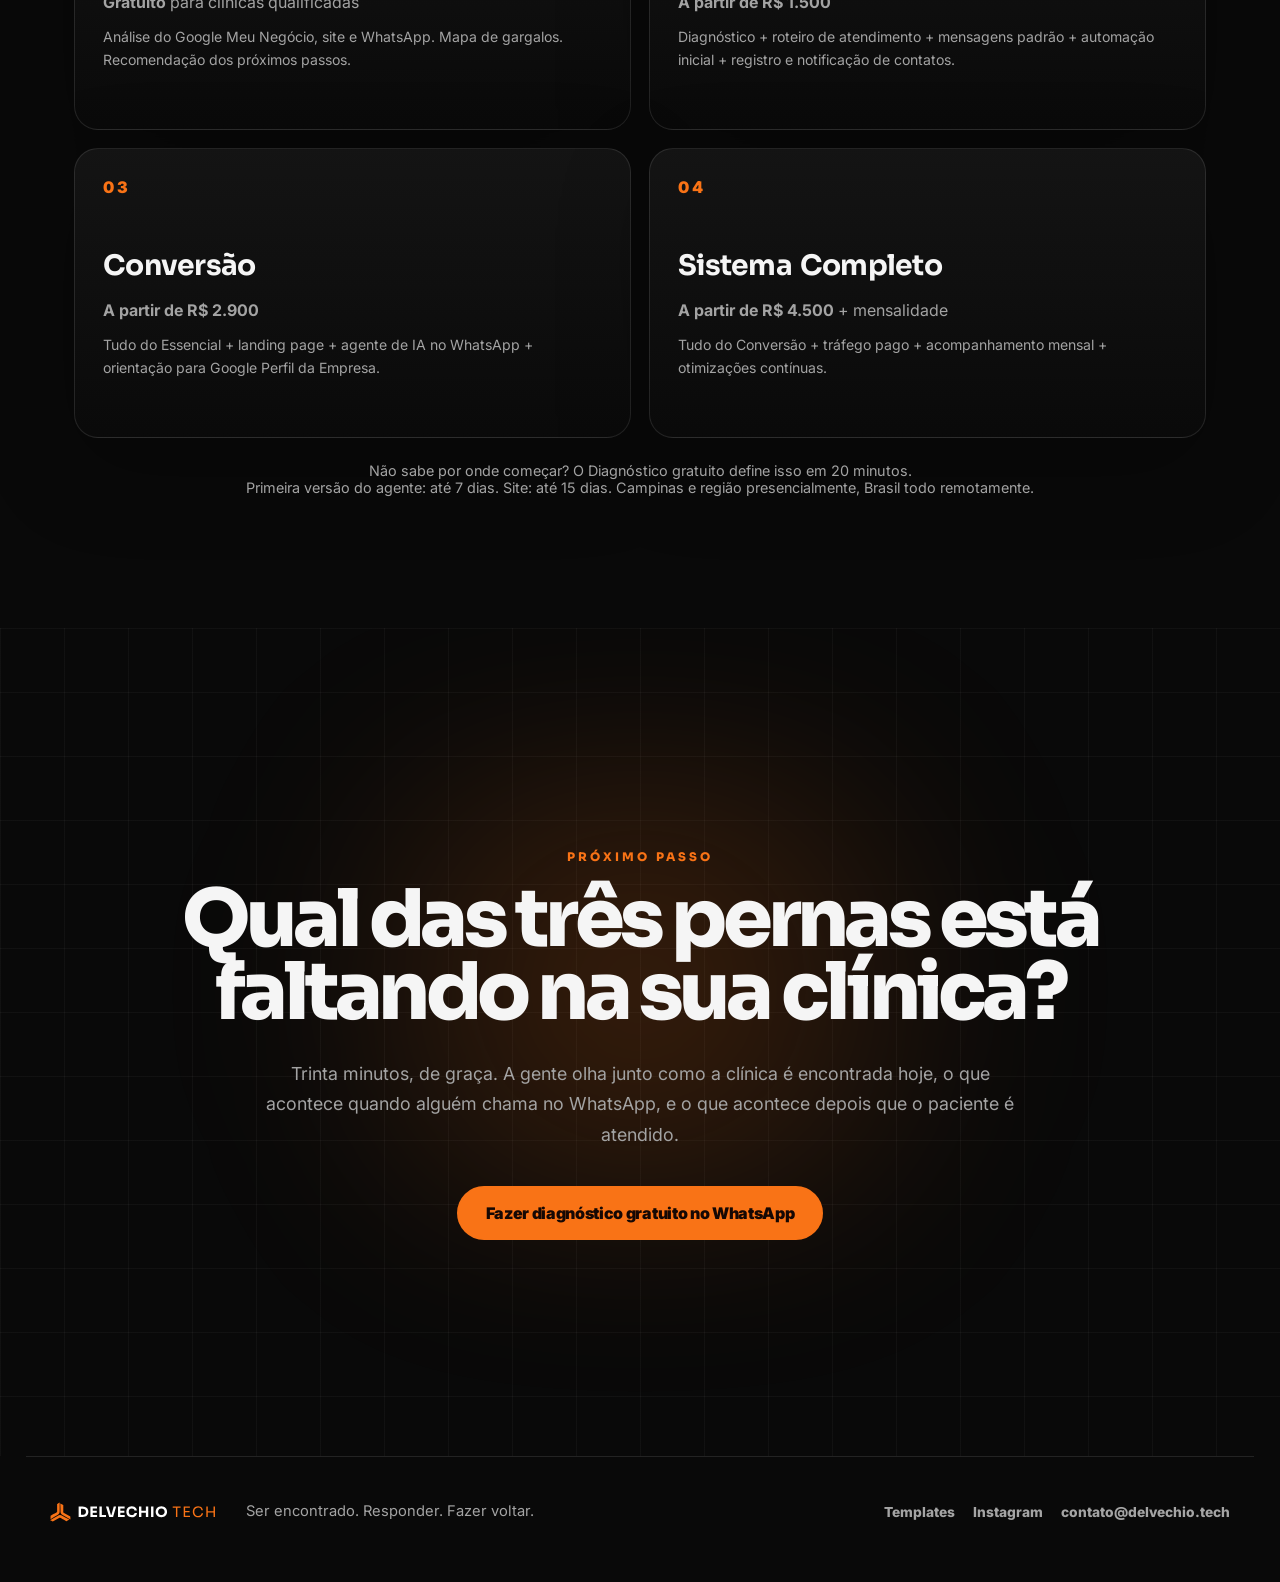
<file: clinicas/index.html>
<!doctype html>
<html lang="pt-BR">
  <head>
    <meta charset="utf-8" />
    <meta name="viewport" content="width=device-width, initial-scale=1" />
    <!-- Google Tag Manager -->
    <script>
      (function(w,d,s,l,i){w[l]=w[l]||[];w[l].push({'gtm.start':
      new Date().getTime(),event:'gtm.js'});var f=d.getElementsByTagName(s)[0],
      j=d.createElement(s),dl=l!='dataLayer'?'&l='+l:'';j.async=true;j.src=
      'https://www.googletagmanager.com/gtm.js?id='+i+dl;f.parentNode.insertBefore(j,f);
      })(window,document,'script','dataLayer','GTM-WDCNVPF5');
    </script>
    <!-- End Google Tag Manager -->
    <title>Clínica que responde rápido e faz o paciente voltar | Delvechio Tech</title>
    <meta
      name="description"
      content="Ser encontrada, responder quem chega e fazer o paciente voltar. Os três apoios aplicados a clínicas: site, WhatsApp, automação e retenção."
    />
    <meta property="og:title" content="Clínica que responde rápido e faz o paciente voltar" />
    <meta property="og:description" content="Ser encontrada, responder quem chega e fazer o paciente voltar. Os três apoios aplicados a clínicas: site, WhatsApp, automação e retenção." />
    <meta property="og:type" content="website" />
    <meta property="og:url" content="https://delvechio.tech/clinicas" />
    <meta name="theme-color" content="#090909" />
    <link rel="icon" href="../assets/favicons/favicon.ico" />
    <link rel="preconnect" href="https://fonts.googleapis.com" />
    <link rel="preconnect" href="https://fonts.gstatic.com" crossorigin />
    <link
      href="https://fonts.googleapis.com/css2?family=Inter:wght@400;500;600;700;800;900&family=Sora:wght@500;600;700;800&display=swap"
      rel="stylesheet"
    />
    <link rel="stylesheet" href="../styles.css?v=20261118" />
  </head>
  <body class="subpage">
    <!-- Google Tag Manager (noscript) -->
    <noscript>
      <iframe src="https://www.googletagmanager.com/ns.html?id=GTM-WDCNVPF5"
        height="0" width="0" style="display:none;visibility:hidden"></iframe>
    </noscript>
    <!-- End Google Tag Manager (noscript) -->
    <header class="site-header nav-load" data-header>
      <nav class="desktop-nav left" aria-label="Navegação principal">
        <a href="../">Home</a>
        <a href="../clinicas/">Clínicas</a>
        <a href="../#apoios">Os três apoios</a>
      </nav>

      <a class="brand" href="../" aria-label="Delvechio Tech">
        <img src="../assets/logos/logo-horizontal.svg" alt="Delvechio Tech" />
      </a>

      <nav class="desktop-nav right" aria-label="Links secundários">
        <a href="../agente-ia/">Agente IA</a>
        <a href="../pequenas-empresas/">Pequenas empresas</a>
        <a href="../templates/">Templates</a>
      </nav>

      <button class="menu-button" type="button" data-menu-button aria-expanded="false" aria-controls="mobile-menu">
        Menu
      </button>
    </header>

    <nav class="mobile-nav" id="mobile-menu" data-mobile-menu aria-label="Navegação mobile">
      <a href="../">Home</a>
      <a href="../clinicas/">Clínicas</a>
      <a href="../#apoios">Os três apoios</a>
      <a href="../agente-ia/">Agente IA</a>
      <a href="../pequenas-empresas/">Pequenas empresas</a>
      <a href="../templates/">Templates</a>
      <a href="https://wa.me/5519991567756?text=Ol%C3%A1%2C%20Thiago.%20Quero%20fazer%20um%20diagn%C3%B3stico%20para%20minha%20cl%C3%ADnica." target="_blank" rel="noreferrer">Falar no WhatsApp</a>
    </nav>

    <main id="top">
      <section class="page-hero grid-bg">
        <div class="ambient ambient-one"></div>
        <div class="ambient ambient-two"></div>
        <div class="page-hero-inner reveal active">
          <div class="page-hero-copy">
            <p class="eyebrow">Clínicas • Presença, Resposta e Retorno</p>
            <h1>Sua clínica não perde paciente por falta de qualidade. Perde por demora.</h1>
            <p class="lead">
              Todo negócio que depende de cliente se apoia em três coisas: ser encontrado, responder quem chega e fazer voltar. Numa clínica, a perna que mais cai é a segunda — e é a que mais custa caro.
            </p>
            <div class="hero-actions">
              <a class="button primary beam-button glow-on-hover" href="#como-funciona">Ver como funciona</a>
              <a class="button secondary" href="https://wa.me/5519991567756?text=Ol%C3%A1%2C%20Thiago.%20Quero%20falar%20sobre%20uma%20solu%C3%A7%C3%A3o%20para%20minha%20cl%C3%ADnica." target="_blank" rel="noreferrer">Falar no WhatsApp</a>
            </div>
          </div>
          <aside class="hero-system-card reveal delay-200" aria-label="Painel de atendimento para clínicas">
            <div class="system-card-top"><span>Delvechio OS</span><b>Clínicas</b></div>
            <div class="system-metric">
              <small>Fluxo principal</small>
              <strong>24h</strong>
              <span>Atendimento, qualificação e agendamento sem depender de alguém olhando o celular.</span>
            </div>
            <div class="system-flow">
              <div><span>Anúncio</span><b>Paciente certo</b></div>
              <div><span>WhatsApp</span><b>Resposta imediata</b></div>
              <div><span>Agenda</span><b>Horário reservado</b></div>
            </div>
            <div class="system-status">
              <span>IA</span>
              <span>Site</span>
              <span>Tráfego</span>
              <span>Follow-up</span>
            </div>
          </aside>
        </div>
      </section>

      <section class="section sales-split" id="dor">
        <span class="section-kicker reveal">01 / Dor</span>
        <div class="sales-copy reveal delay-100">
          <p>Todo paciente que manda mensagem às 22h e não recebe resposta até de manhã já agendou em outro lugar.</p>
          <p>Toda clínica que depende de recepção pra responder WhatsApp perde paciente fora do horário comercial, nos fins de semana e em todo momento de pico.</p>
          <p>E o pior: isso não aparece em nenhum relatório. Você não vê o paciente que desistiu — você só vê a agenda mais vazia do que devia.</p>
        </div>
      </section>

      <section class="section" id="entrega">
        <div class="section-title reveal">
          <span class="section-kicker">02 / O que a Delvechio Tech entrega</span>
          <h2>Presença, atendimento e aquisição trabalhando como uma engrenagem só.</h2>
        </div>
        <div class="feature-grid">
          <article class="feature-card flashlight-card reveal">
            <h3>Site institucional</h3>
            <p>Site institucional que transmite confiança antes mesmo do primeiro contato.</p>
          </article>
          <article class="feature-card flashlight-card reveal delay-100">
            <h3>Agente de IA no WhatsApp</h3>
            <p>Responde, qualifica e agenda — 24 horas por dia, todos os dias. Se precisar intervir, é só responder pelo WhatsApp: o agente pausa automaticamente.</p>
          </article>
          <article class="feature-card flashlight-card reveal delay-200">
            <h3>Tráfego pago direcionado</h3>
            <p>Tráfego pago direcionado pra atrair o paciente certo, na especialidade certa.</p>
          </article>
          <article class="feature-card flashlight-card reveal delay-300">
            <h3>Confirmação e lembrete</h3>
            <p>Automação de confirmação e lembrete, reduzindo falta em consulta.</p>
          </article>
        </div>
      </section>

      <section class="process-panel" id="como-funciona">
        <div class="section section-title reveal">
          <span class="section-kicker">03 / Como funciona</span>
          <h2>Da presença digital ao paciente agendado.</h2>
        </div>
        <div class="method-rail page-rail">
          <article class="method-card reveal">
            <span>01</span>
            <h3>Construímos sua presença digital</h3>
            <p>Site e identidade que parecem da clínica que você é, não de uma clínica qualquer.</p>
          </article>
          <article class="method-card reveal delay-100">
            <span>02</span>
            <h3>Colocamos um agente de IA pra atender o WhatsApp</h3>
            <p>Ele entende a pergunta, qualifica o paciente e já oferece horário.</p>
          </article>
          <article class="method-card reveal delay-200">
            <span>03</span>
            <h3>Direcionamos tráfego pago pra quem importa</h3>
            <p>Pessoas com intenção real de agendar, na sua região.</p>
          </article>
          <article class="method-card reveal delay-300">
            <span>04</span>
            <h3>Acompanhamos e ajustamos</h3>
            <p>Toda semana, com base em dados reais de conversão.</p>
          </article>
        </div>
      </section>

      <section class="section connected-block">
        <div class="section-title reveal">
          <span class="section-kicker">04 / Solução conectada</span>
          <h2>Site, WhatsApp, IA e tráfego não são serviços separados — são uma engrenagem só.</h2>
        </div>
        <p class="big-paragraph reveal delay-100">
          O paciente clica no anúncio, chega num site que já gera confiança, manda mensagem e é atendido na hora por um agente que já sabe agendar. Você só entra na história quando o paciente já está na cadeira.
        </p>
        <a class="button primary beam-button glow-on-hover reveal delay-200" href="https://wa.me/5519991567756?text=Ol%C3%A1%2C%20Thiago.%20Quero%20isso%20na%20minha%20cl%C3%ADnica." target="_blank" rel="noreferrer">Quero isso na minha clínica</a>
      </section>

      <section class="section demo-section">
        <div class="demo-copy reveal">
          <span class="section-kicker">05 / Prova e demonstração</span>
          <h2>Veja como é, na prática, um paciente sendo atendido e agendado por IA — sem nenhuma pessoa por trás digitando.</h2>
          <p>Quer ver o agente funcionando antes de decidir? Solicite uma demonstração ao vivo — mostramos o agente respondendo, qualificando e agendando em tempo real, adaptado para a especialidade da sua clínica.</p>
          <a class="button secondary" style="width: fit-content;" href="https://wa.me/5519991567756?text=Ol%C3%A1%2C%20Thiago.%20Quero%20ver%20uma%20demonstra%C3%A7%C3%A3o%20ao%20vivo%20para%20cl%C3%ADnica." target="_blank" rel="noreferrer">Ver demonstração ao vivo</a>
        </div>
        <div class="demo-device reveal delay-100" aria-label="Demonstração visual de atendimento">
          <div class="device-header"><span></span><span></span><span></span></div>
          <div class="chat-bubble patient">Olá, queria saber sobre avaliação para procedimento estético.</div>
          <div class="chat-bubble agent">Claro. Você busca avaliação para qual procedimento?</div>
          <div class="chat-bubble patient">Harmonização facial.</div>
          <div class="chat-bubble agent">Perfeito. Tenho horários para amanhã à tarde. Posso reservar?</div>
        </div>
      </section>

      <section class="section template-teaser">
        <span class="section-kicker reveal">06 / Templates</span>
        <h2 class="reveal delay-100">Quer ver como isso fica visualmente? Temos modelos prontos de site pra clínica — do mais clean ao mais premium.</h2>
        <div class="hero-actions reveal delay-200">
          <a class="button primary beam-button glow-on-hover" href="../templates/#clinica-premium">Ver templates de clínica</a>
          <a class="button secondary" href="../templates/">Ver todos os templates</a>
        </div>
      </section>

      <section class="section" id="investimento">
        <div class="section-title reveal">
          <span class="section-kicker">Investimento</span>
          <h2>Quanto custa ter um sistema de atendimento que não dorme?</h2>
        </div>
        <p class="big-paragraph reveal delay-100">
          Uma clínica que perde 5 contatos por semana por demora na resposta pode estar deixando mais de R$ 10 mil ir embora todo mês — sem aparecer em nenhum relatório. O sistema da Delvechio Tech custa menos do que um mês desse problema.
        </p>
        <div class="solution-grid" style="grid-template-columns: repeat(2, minmax(0, 1fr));">
          <article class="solution-card flashlight-card reveal">
            <span>01</span>
            <h3>Diagnóstico Digital</h3>
            <p><strong>Gratuito</strong> para clínicas qualificadas</p>
            <p style="color: var(--muted); font-size: 0.88rem; margin-top: 0.5rem;">Análise do Google Meu Negócio, site e WhatsApp. Mapa de gargalos. Recomendação dos próximos passos.</p>
          </article>
          <article class="solution-card flashlight-card reveal delay-100">
            <span>02</span>
            <h3>Essencial</h3>
            <p><strong>A partir de R$ 1.500</strong></p>
            <p style="color: var(--muted); font-size: 0.88rem; margin-top: 0.5rem;">Diagnóstico + roteiro de atendimento + mensagens padrão + automação inicial + registro e notificação de contatos.</p>
          </article>
          <article class="solution-card flashlight-card reveal delay-200">
            <span>03</span>
            <h3>Conversão</h3>
            <p><strong>A partir de R$ 2.900</strong></p>
            <p style="color: var(--muted); font-size: 0.88rem; margin-top: 0.5rem;">Tudo do Essencial + landing page + agente de IA no WhatsApp + orientação para Google Perfil da Empresa.</p>
          </article>
          <article class="solution-card flashlight-card reveal delay-300">
            <span>04</span>
            <h3>Sistema Completo</h3>
            <p><strong>A partir de R$ 4.500</strong> + mensalidade</p>
            <p style="color: var(--muted); font-size: 0.88rem; margin-top: 0.5rem;">Tudo do Conversão + tráfego pago + acompanhamento mensal + otimizações contínuas.</p>
          </article>
        </div>
        <p class="reveal" style="color: var(--muted); text-align: center; margin-top: 1.5rem; font-size: 0.9rem;">Não sabe por onde começar? O Diagnóstico gratuito define isso em 20 minutos.<br>Primeira versão do agente: até 7 dias. Site: até 15 dias. Campinas e região presencialmente, Brasil todo remotamente.</p>
      </section>

      <section class="final-cta grid-bg" id="contato">
        <div class="final-inner reveal">
          <span class="section-kicker">Próximo passo</span>
          <h2>Qual das três pernas está faltando na sua clínica?</h2>
          <p>
            Trinta minutos, de graça. A gente olha junto como a clínica é
            encontrada hoje, o que acontece quando alguém chama no WhatsApp, e
            o que acontece depois que o paciente é atendido.
          </p>
          <div class="hero-actions">
            <a class="button primary beam-button glow-on-hover" href="https://wa.me/5519991567756?text=Ol%C3%A1%2C%20Thiago.%20Quero%20fazer%20um%20diagn%C3%B3stico%20gratuito%20para%20minha%20cl%C3%ADnica." target="_blank" rel="noreferrer">Fazer diagnóstico gratuito no WhatsApp</a>
          </div>
        </div>
      </section>
    </main>

    <footer class="site-footer">
      <img src="../assets/logos/logo-horizontal.svg" alt="Delvechio Tech" />
      <p>Ser encontrado. Responder. Fazer voltar.</p>
      <div>
        <a href="../templates/">Templates</a>
        <a href="https://instagram.com/delvechio.tech" target="_blank" rel="noreferrer">Instagram</a>
        <a href="mailto:contato@delvechio.tech">contato@delvechio.tech</a>
      </div>
    </footer>

    <script src="../script.js?v=20261118"></script>
  </body>
</html>
</file>
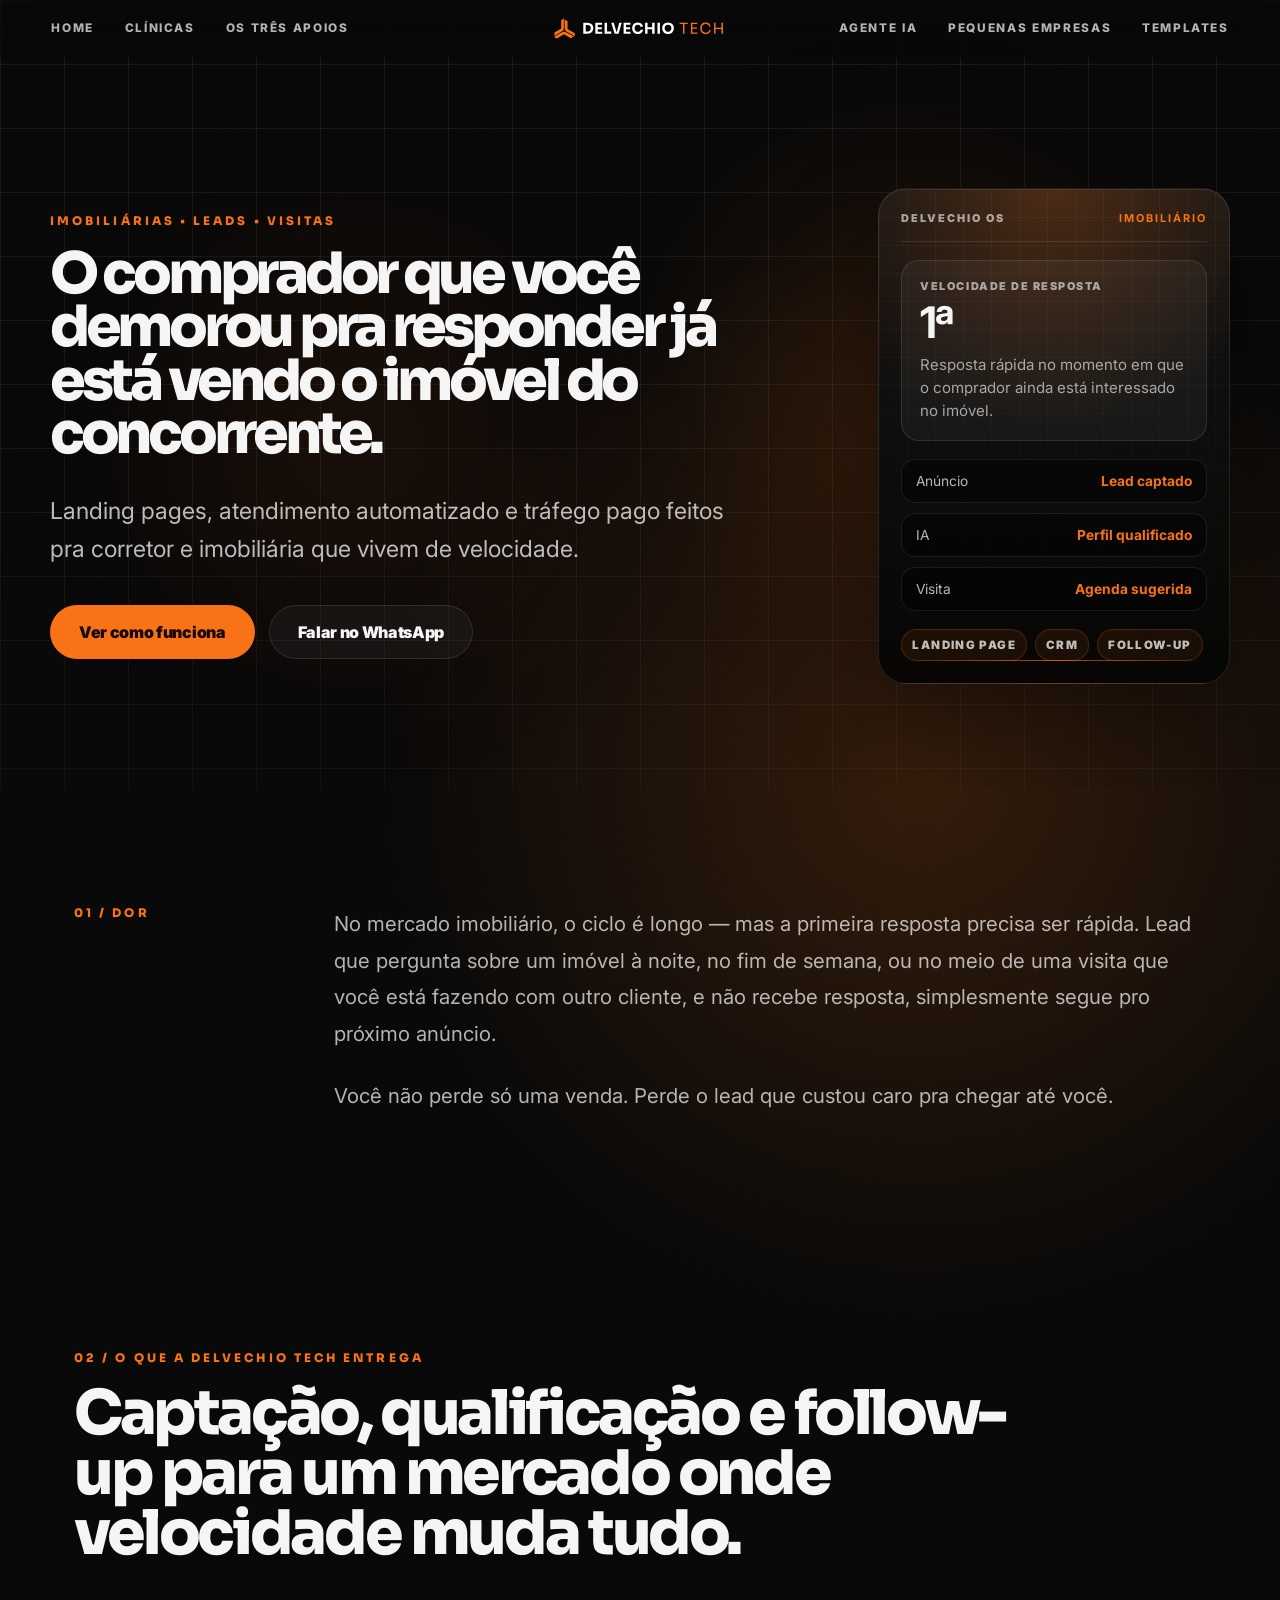
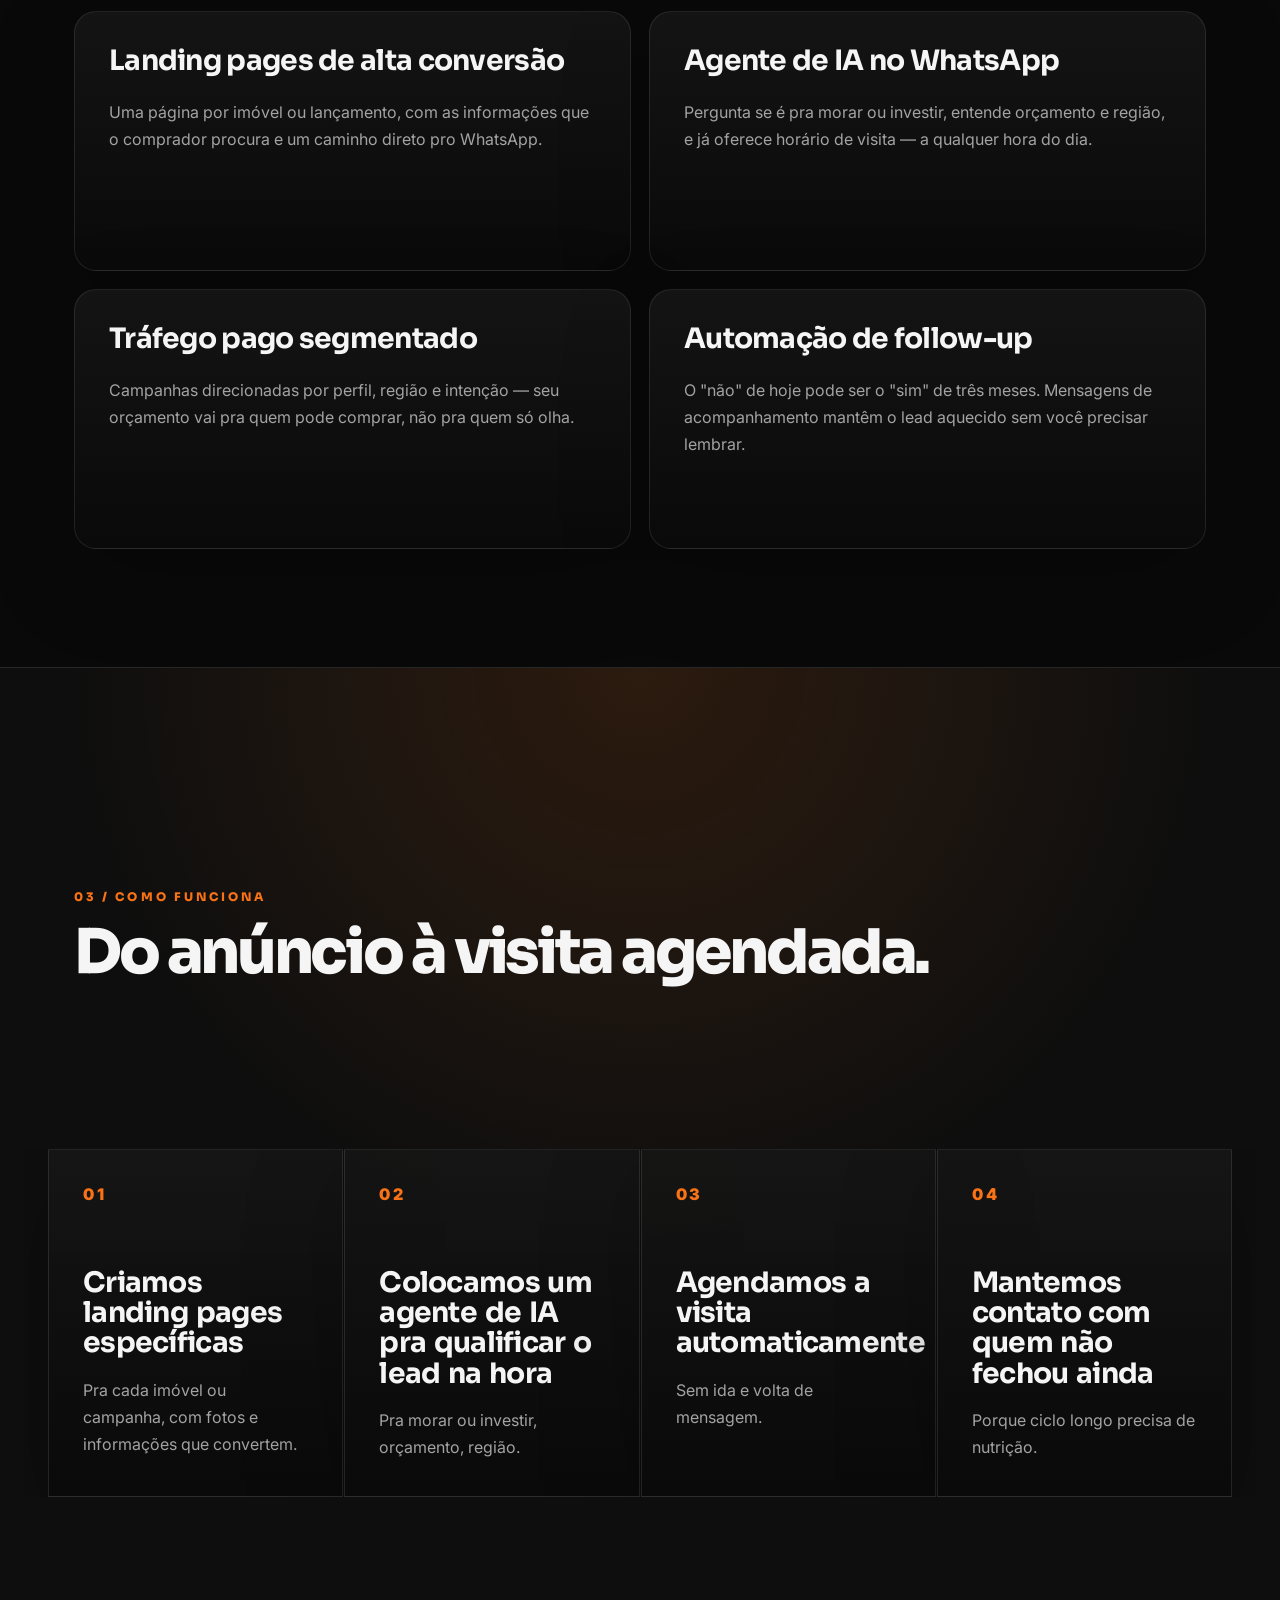
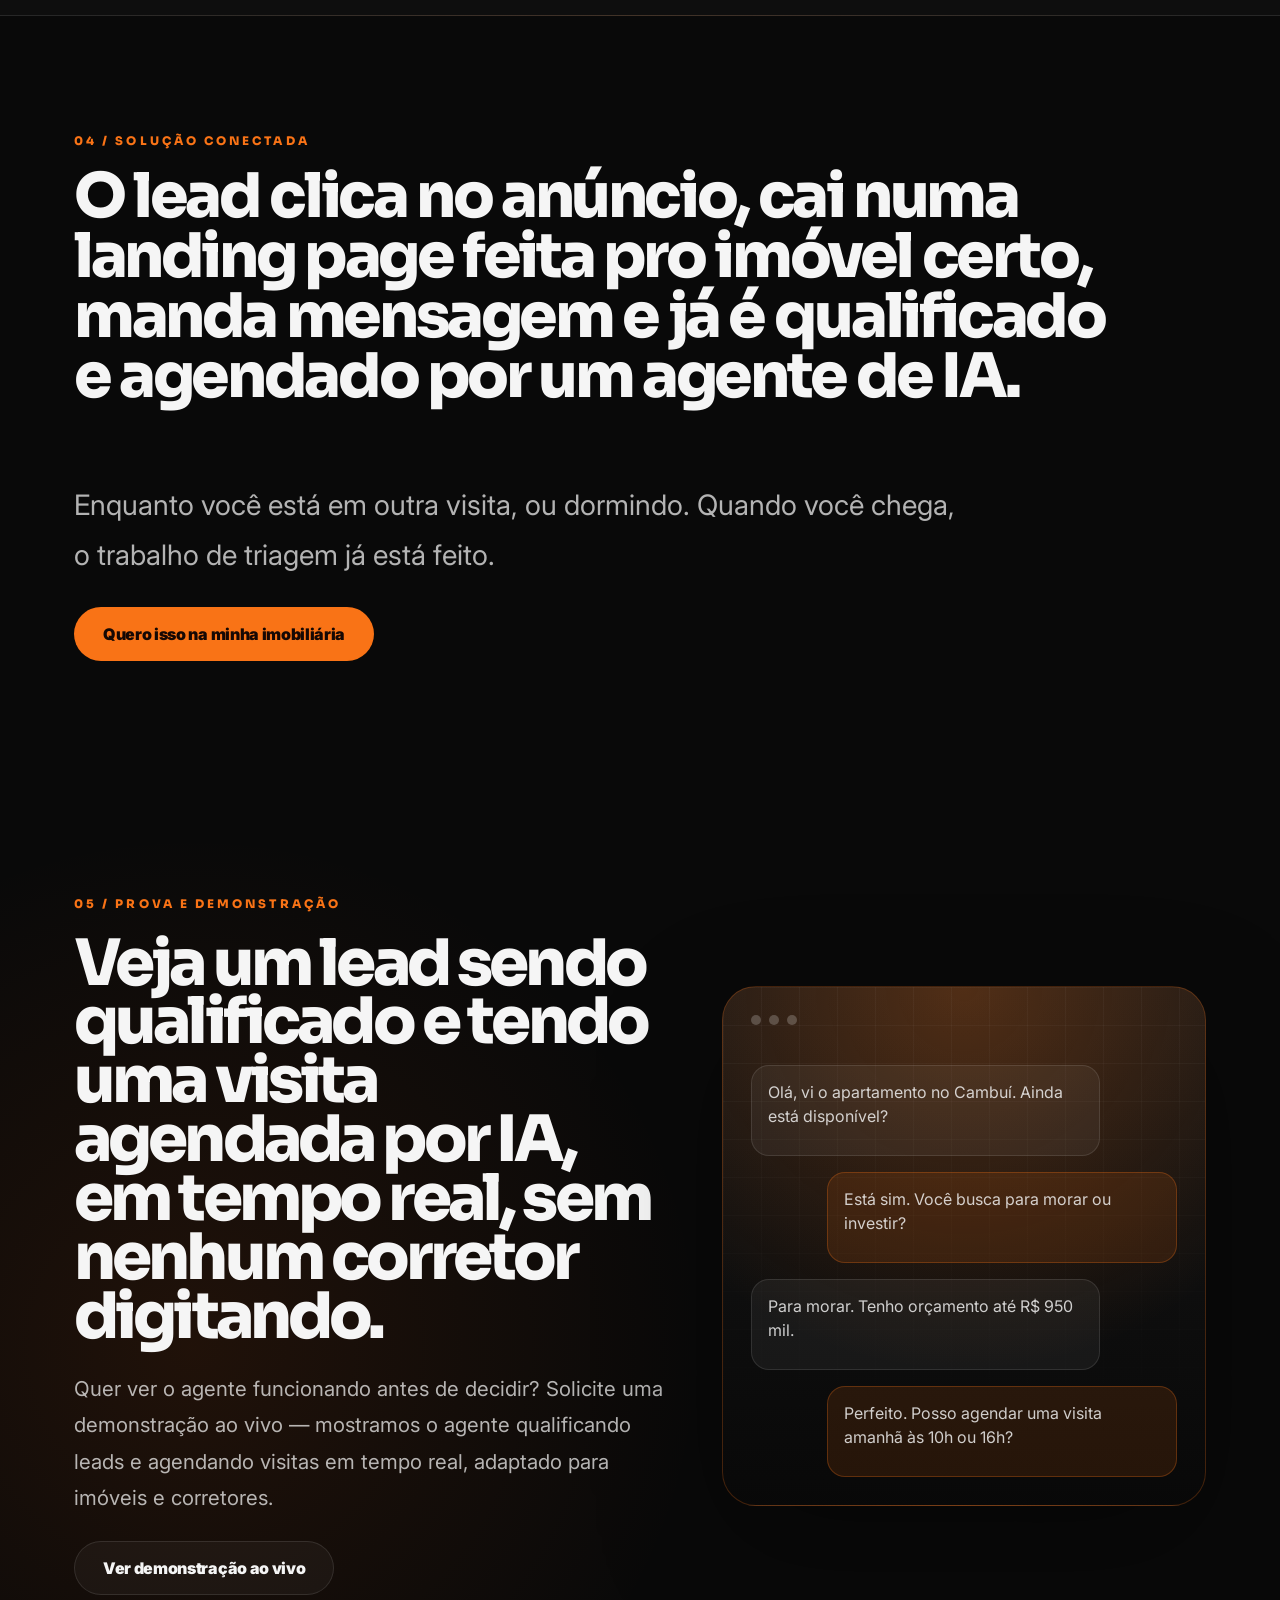
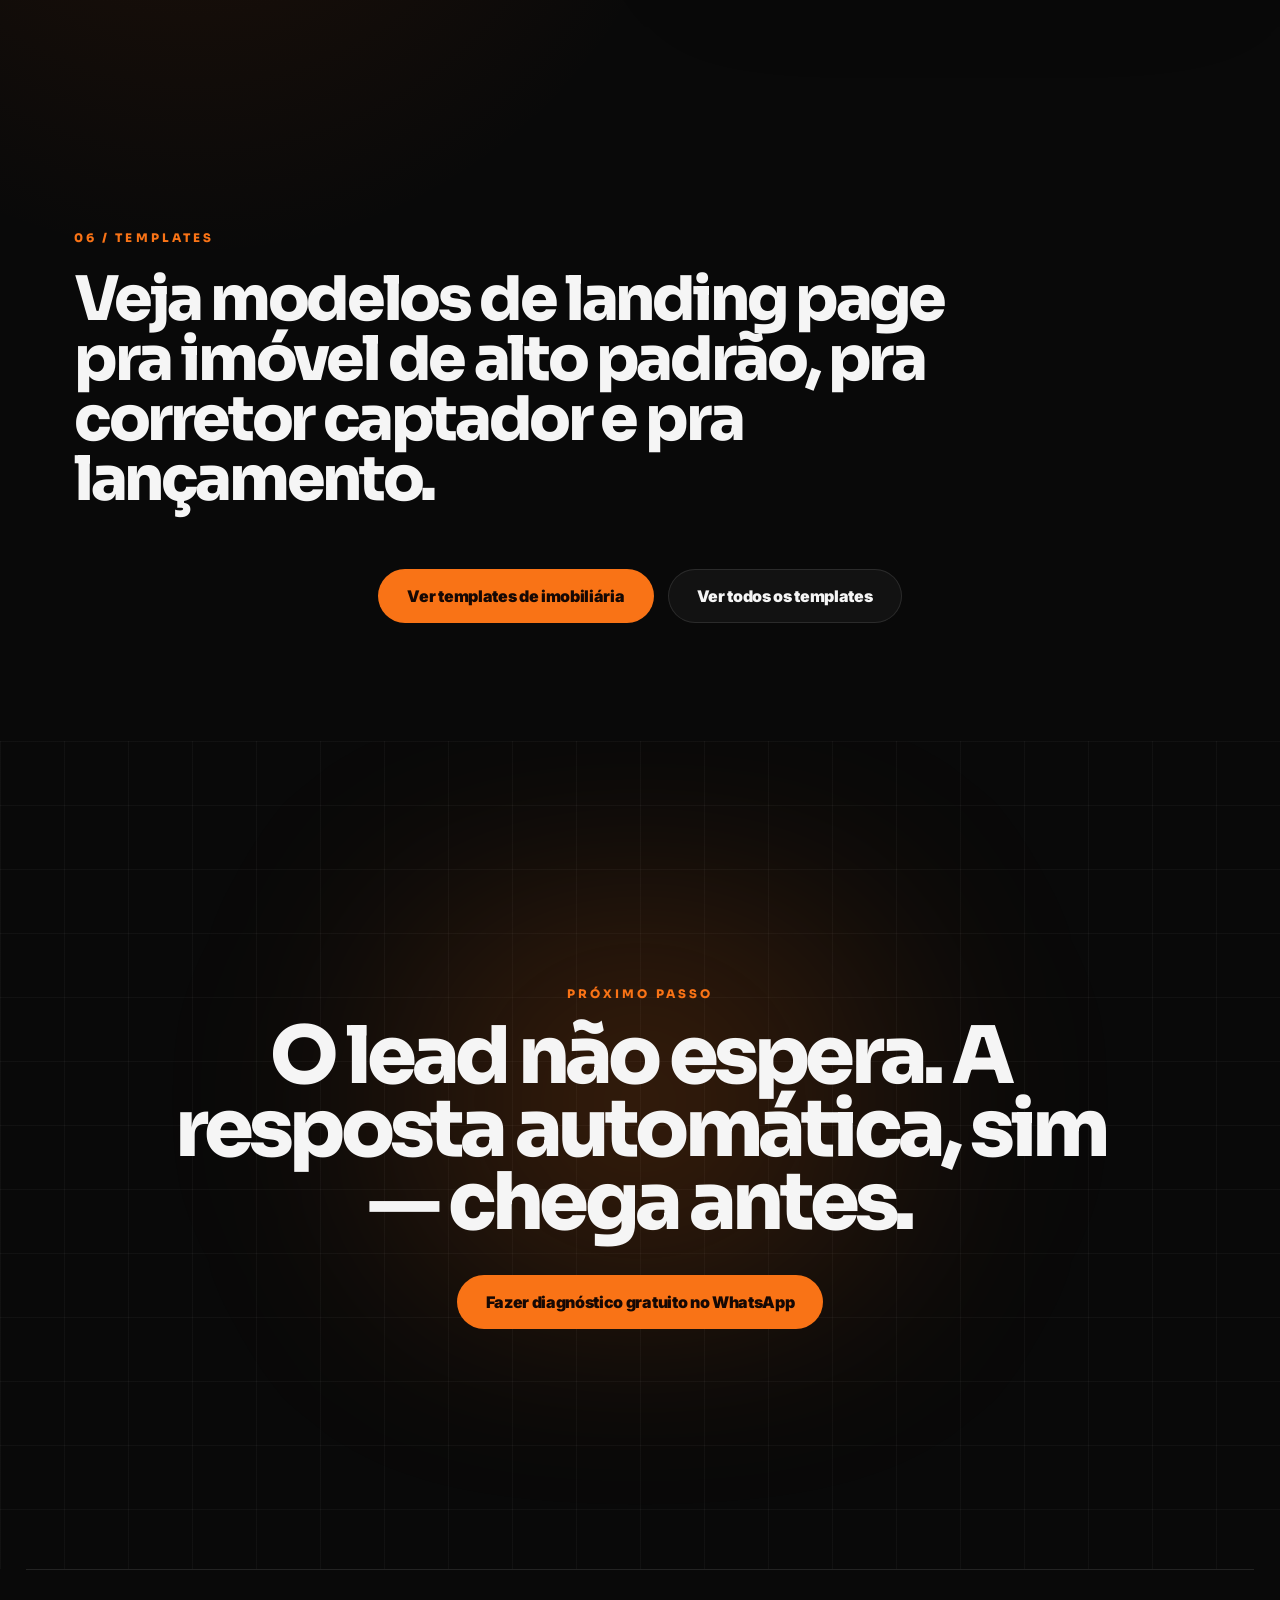
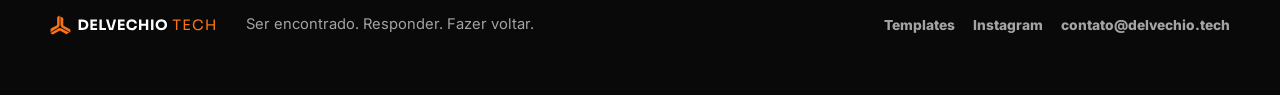
<file: imobiliarias/index.html>
<!doctype html>
<html lang="pt-BR">
  <head>
    <meta charset="utf-8" />
    <meta name="viewport" content="width=device-width, initial-scale=1" />
    <!-- Google Tag Manager -->
    <script>
      (function(w,d,s,l,i){w[l]=w[l]||[];w[l].push({'gtm.start':
      new Date().getTime(),event:'gtm.js'});var f=d.getElementsByTagName(s)[0],
      j=d.createElement(s),dl=l!='dataLayer'?'&l='+l:'';j.async=true;j.src=
      'https://www.googletagmanager.com/gtm.js?id='+i+dl;f.parentNode.insertBefore(j,f);
      })(window,document,'script','dataLayer','GTM-WDCNVPF5');
    </script>
    <!-- End Google Tag Manager -->
    <title>Landing pages e automação para corretores e imobiliárias | Delvechio Tech</title>
    <meta
      name="description"
      content="Sites, agentes de IA e tráfego pago para corretores que não podem perder lead por demora na resposta."
    />
    <meta property="og:title" content="Landing pages e automação para corretores e imobiliárias" />
    <meta property="og:description" content="Sites, agentes de IA e tráfego pago para corretores que não podem perder lead por demora na resposta." />
    <meta property="og:type" content="website" />
    <meta property="og:url" content="https://delvechio.tech/imobiliarias" />
    <meta name="theme-color" content="#090909" />
    <link rel="icon" href="../assets/favicons/favicon.ico" />
    <link rel="preconnect" href="https://fonts.googleapis.com" />
    <link rel="preconnect" href="https://fonts.gstatic.com" crossorigin />
    <link
      href="https://fonts.googleapis.com/css2?family=Inter:wght@400;500;600;700;800;900&family=Sora:wght@500;600;700;800&display=swap"
      rel="stylesheet"
    />
    <link rel="stylesheet" href="../styles.css?v=20261118" />
  </head>
  <body class="subpage">
    <!-- Google Tag Manager (noscript) -->
    <noscript>
      <iframe src="https://www.googletagmanager.com/ns.html?id=GTM-WDCNVPF5"
        height="0" width="0" style="display:none;visibility:hidden"></iframe>
    </noscript>
    <!-- End Google Tag Manager (noscript) -->
    <header class="site-header nav-load" data-header>
      <nav class="desktop-nav left" aria-label="Navegação principal">
        <a href="../">Home</a>
        <a href="../clinicas/">Clínicas</a>
        <a href="../#apoios">Os três apoios</a>
      </nav>
      <a class="brand" href="../" aria-label="Delvechio Tech">
        <img src="../assets/logos/logo-horizontal.svg" alt="Delvechio Tech" />
      </a>
      <nav class="desktop-nav right" aria-label="Links secundários">
        <a href="../agente-ia/">Agente IA</a>
        <a href="../pequenas-empresas/">Pequenas empresas</a>
        <a href="../templates/">Templates</a>
      </nav>
      <button class="menu-button" type="button" data-menu-button aria-expanded="false" aria-controls="mobile-menu">Menu</button>
    </header>

    <nav class="mobile-nav" id="mobile-menu" data-mobile-menu aria-label="Navegação mobile">
      <a href="../">Home</a>
      <a href="../clinicas/">Clínicas</a>
      <a href="../#apoios">Os três apoios</a>
      <a href="../agente-ia/">Agente IA</a>
      <a href="../pequenas-empresas/">Pequenas empresas</a>
      <a href="../templates/">Templates</a>
      <a href="https://wa.me/5519991567756?text=Ol%C3%A1%2C%20Thiago.%20Quero%20falar%20sobre%20landing%20pages%20e%20automa%C3%A7%C3%A3o%20para%20imobili%C3%A1ria." target="_blank" rel="noreferrer">Falar no WhatsApp</a>
    </nav>

    <main id="top">
      <section class="page-hero grid-bg">
        <div class="ambient ambient-one"></div>
        <div class="ambient ambient-two"></div>
        <div class="page-hero-inner reveal active">
          <div class="page-hero-copy">
            <p class="eyebrow">Imobiliárias • Leads • Visitas</p>
            <h1>O comprador que você demorou pra responder já está vendo o imóvel do concorrente.</h1>
            <p class="lead">
              Landing pages, atendimento automatizado e tráfego pago feitos pra corretor e imobiliária que vivem de velocidade.
            </p>
            <div class="hero-actions">
              <a class="button primary beam-button glow-on-hover" href="#como-funciona">Ver como funciona</a>
              <a class="button secondary" href="https://wa.me/5519991567756?text=Ol%C3%A1%2C%20Thiago.%20Quero%20falar%20sobre%20uma%20solu%C3%A7%C3%A3o%20para%20imobili%C3%A1ria." target="_blank" rel="noreferrer">Falar no WhatsApp</a>
            </div>
          </div>
          <aside class="hero-system-card reveal delay-200" aria-label="Painel de captação imobiliária">
            <div class="system-card-top"><span>Delvechio OS</span><b>Imobiliário</b></div>
            <div class="system-metric">
              <small>Velocidade de resposta</small>
              <strong>1ª</strong>
              <span>Resposta rápida no momento em que o comprador ainda está interessado no imóvel.</span>
            </div>
            <div class="system-flow">
              <div><span>Anúncio</span><b>Lead captado</b></div>
              <div><span>IA</span><b>Perfil qualificado</b></div>
              <div><span>Visita</span><b>Agenda sugerida</b></div>
            </div>
            <div class="system-status">
              <span>Landing page</span>
              <span>CRM</span>
              <span>Follow-up</span>
            </div>
          </aside>
        </div>
      </section>

      <section class="section sales-split" id="dor">
        <span class="section-kicker reveal">01 / Dor</span>
        <div class="sales-copy reveal delay-100">
          <p>No mercado imobiliário, o ciclo é longo — mas a primeira resposta precisa ser rápida. Lead que pergunta sobre um imóvel à noite, no fim de semana, ou no meio de uma visita que você está fazendo com outro cliente, e não recebe resposta, simplesmente segue pro próximo anúncio.</p>
          <p>Você não perde só uma venda. Perde o lead que custou caro pra chegar até você.</p>
        </div>
      </section>

      <section class="section" id="entrega">
        <div class="section-title reveal">
          <span class="section-kicker">02 / O que a Delvechio Tech entrega</span>
          <h2>Captação, qualificação e follow-up para um mercado onde velocidade muda tudo.</h2>
        </div>
        <div class="feature-grid">
          <article class="feature-card flashlight-card reveal">
            <h3>Landing pages de alta conversão</h3>
            <p>Uma página por imóvel ou lançamento, com as informações que o comprador procura e um caminho direto pro WhatsApp.</p>
          </article>
          <article class="feature-card flashlight-card reveal delay-100">
            <h3>Agente de IA no WhatsApp</h3>
            <p>Pergunta se é pra morar ou investir, entende orçamento e região, e já oferece horário de visita — a qualquer hora do dia.</p>
          </article>
          <article class="feature-card flashlight-card reveal delay-200">
            <h3>Tráfego pago segmentado</h3>
            <p>Campanhas direcionadas por perfil, região e intenção — seu orçamento vai pra quem pode comprar, não pra quem só olha.</p>
          </article>
          <article class="feature-card flashlight-card reveal delay-300">
            <h3>Automação de follow-up</h3>
            <p>O "não" de hoje pode ser o "sim" de três meses. Mensagens de acompanhamento mantêm o lead aquecido sem você precisar lembrar.</p>
          </article>
        </div>
      </section>

      <section class="process-panel" id="como-funciona">
        <div class="section section-title reveal">
          <span class="section-kicker">03 / Como funciona</span>
          <h2>Do anúncio à visita agendada.</h2>
        </div>
        <div class="method-rail page-rail">
          <article class="method-card reveal">
            <span>01</span>
            <h3>Criamos landing pages específicas</h3>
            <p>Pra cada imóvel ou campanha, com fotos e informações que convertem.</p>
          </article>
          <article class="method-card reveal delay-100">
            <span>02</span>
            <h3>Colocamos um agente de IA pra qualificar o lead na hora</h3>
            <p>Pra morar ou investir, orçamento, região.</p>
          </article>
          <article class="method-card reveal delay-200">
            <span>03</span>
            <h3>Agendamos a visita automaticamente</h3>
            <p>Sem ida e volta de mensagem.</p>
          </article>
          <article class="method-card reveal delay-300">
            <span>04</span>
            <h3>Mantemos contato com quem não fechou ainda</h3>
            <p>Porque ciclo longo precisa de nutrição.</p>
          </article>
        </div>
      </section>

      <section class="section connected-block">
        <div class="section-title reveal">
          <span class="section-kicker">04 / Solução conectada</span>
          <h2>O lead clica no anúncio, cai numa landing page feita pro imóvel certo, manda mensagem e já é qualificado e agendado por um agente de IA.</h2>
        </div>
        <p class="big-paragraph reveal delay-100">
          Enquanto você está em outra visita, ou dormindo. Quando você chega, o trabalho de triagem já está feito.
        </p>
        <a class="button primary beam-button glow-on-hover reveal delay-200" href="https://wa.me/5519991567756?text=Ol%C3%A1%2C%20Thiago.%20Quero%20isso%20na%20minha%20imobili%C3%A1ria." target="_blank" rel="noreferrer">Quero isso na minha imobiliária</a>
      </section>

      <section class="section demo-section">
        <div class="demo-copy reveal">
          <span class="section-kicker">05 / Prova e demonstração</span>
          <h2>Veja um lead sendo qualificado e tendo uma visita agendada por IA, em tempo real, sem nenhum corretor digitando.</h2>
          <p>Quer ver o agente funcionando antes de decidir? Solicite uma demonstração ao vivo — mostramos o agente qualificando leads e agendando visitas em tempo real, adaptado para imóveis e corretores.</p>
          <a class="button secondary" style="width: fit-content;" href="https://wa.me/5519991567756?text=Ol%C3%A1%2C%20Thiago.%20Quero%20ver%20uma%20demonstra%C3%A7%C3%A3o%20ao%20vivo%20para%20imobili%C3%A1ria." target="_blank" rel="noreferrer">Ver demonstração ao vivo</a>
        </div>
        <div class="demo-device reveal delay-100" aria-label="Demonstração visual de qualificação imobiliária">
          <div class="device-header"><span></span><span></span><span></span></div>
          <div class="chat-bubble patient">Olá, vi o apartamento no Cambuí. Ainda está disponível?</div>
          <div class="chat-bubble agent">Está sim. Você busca para morar ou investir?</div>
          <div class="chat-bubble patient">Para morar. Tenho orçamento até R$ 950 mil.</div>
          <div class="chat-bubble agent">Perfeito. Posso agendar uma visita amanhã às 10h ou 16h?</div>
        </div>
      </section>

      <section class="section template-teaser">
        <span class="section-kicker reveal">06 / Templates</span>
        <h2 class="reveal delay-100">Veja modelos de landing page pra imóvel de alto padrão, pra corretor captador e pra lançamento.</h2>
        <div class="hero-actions reveal delay-200">
          <a class="button primary beam-button glow-on-hover" href="../templates/#imobiliaria-alto-padrao">Ver templates de imobiliária</a>
          <a class="button secondary" href="../templates/">Ver todos os templates</a>
        </div>
      </section>

      <section class="final-cta grid-bg" id="contato">
        <div class="final-inner reveal">
          <span class="section-kicker">Próximo passo</span>
          <h2>O lead não espera. A resposta automática, sim — chega antes.</h2>
          <div class="hero-actions">
            <a class="button primary beam-button glow-on-hover" href="https://wa.me/5519991567756?text=Ol%C3%A1%2C%20Thiago.%20Quero%20fazer%20um%20diagn%C3%B3stico%20gratuito%20para%20minha%20imobili%C3%A1ria." target="_blank" rel="noreferrer">Fazer diagnóstico gratuito no WhatsApp</a>
          </div>
        </div>
      </section>
    </main>

    <footer class="site-footer">
      <img src="../assets/logos/logo-horizontal.svg" alt="Delvechio Tech" />
      <p>Ser encontrado. Responder. Fazer voltar.</p>
      <div>
        <a href="../templates/">Templates</a>
        <a href="https://instagram.com/delvechio.tech" target="_blank" rel="noreferrer">Instagram</a>
        <a href="mailto:contato@delvechio.tech">contato@delvechio.tech</a>
      </div>
    </footer>

    <script src="../script.js?v=20261118"></script>
  </body>
</html>
</file>
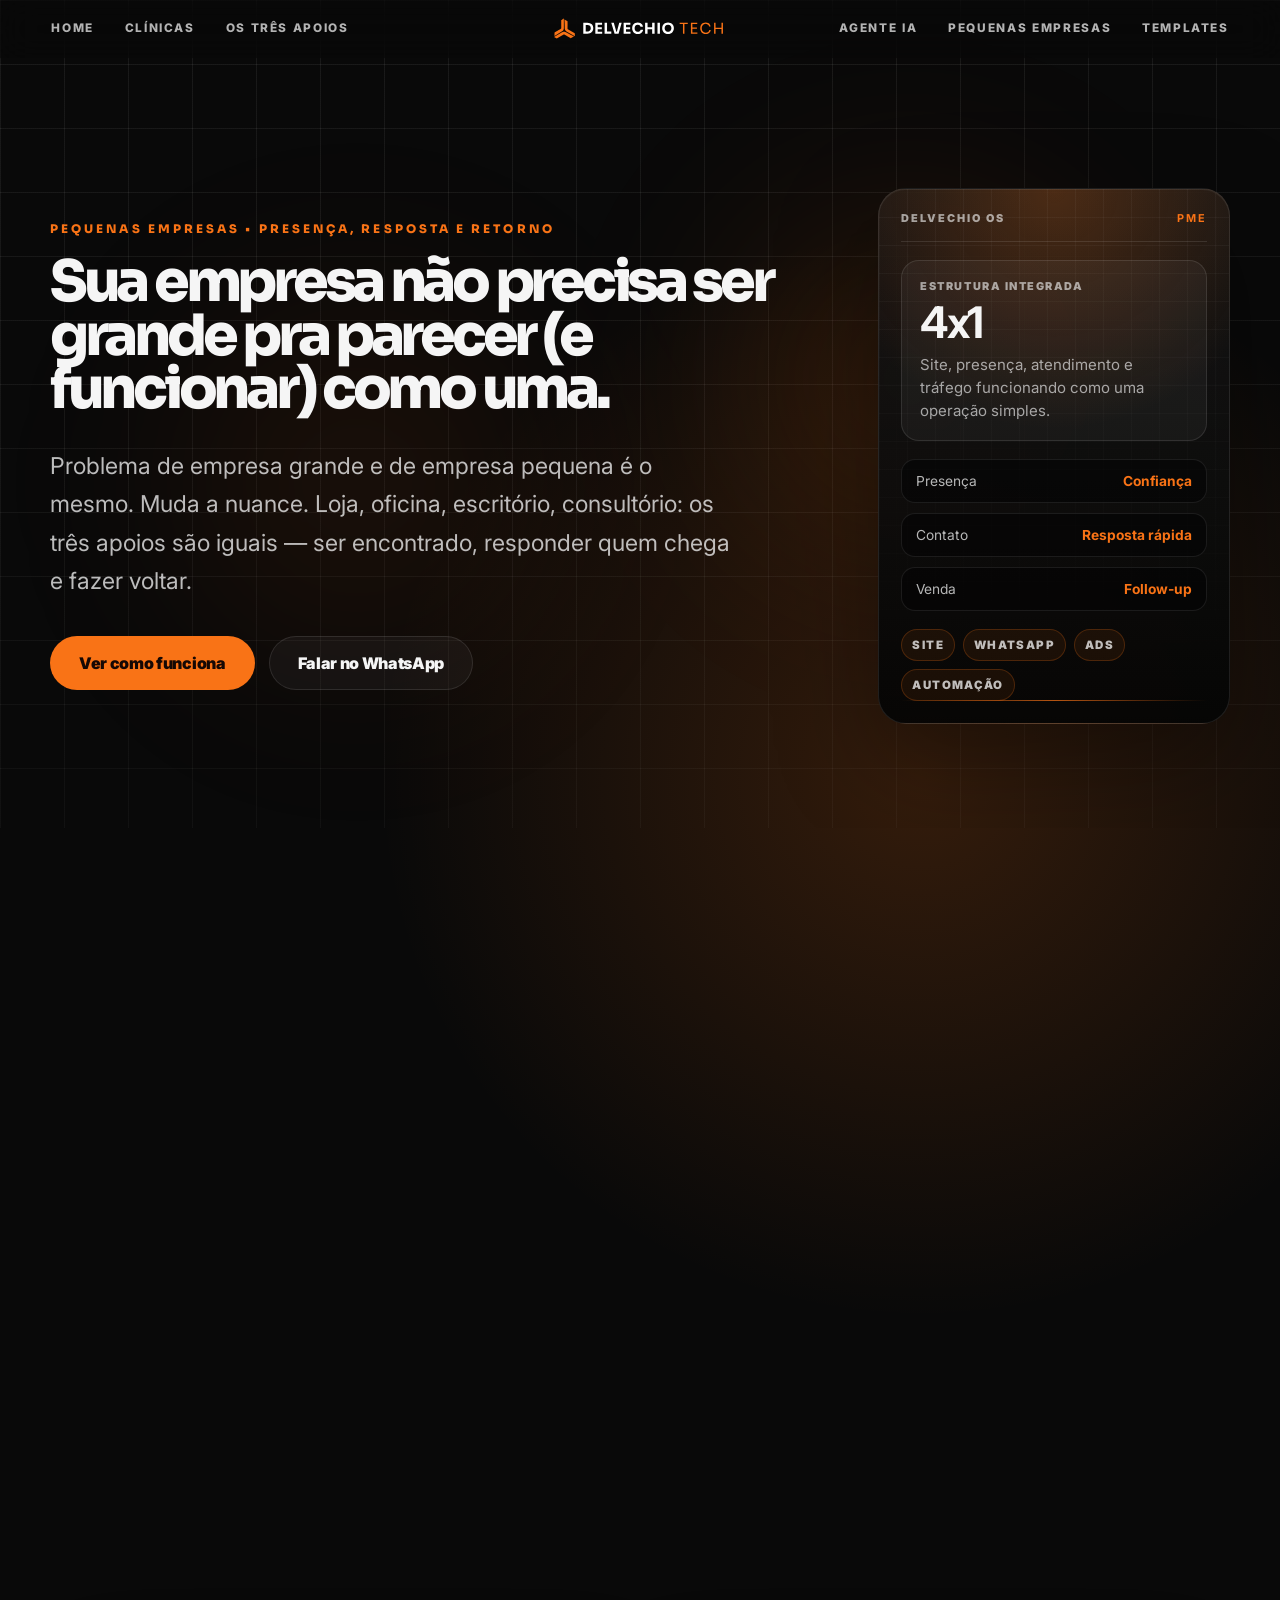
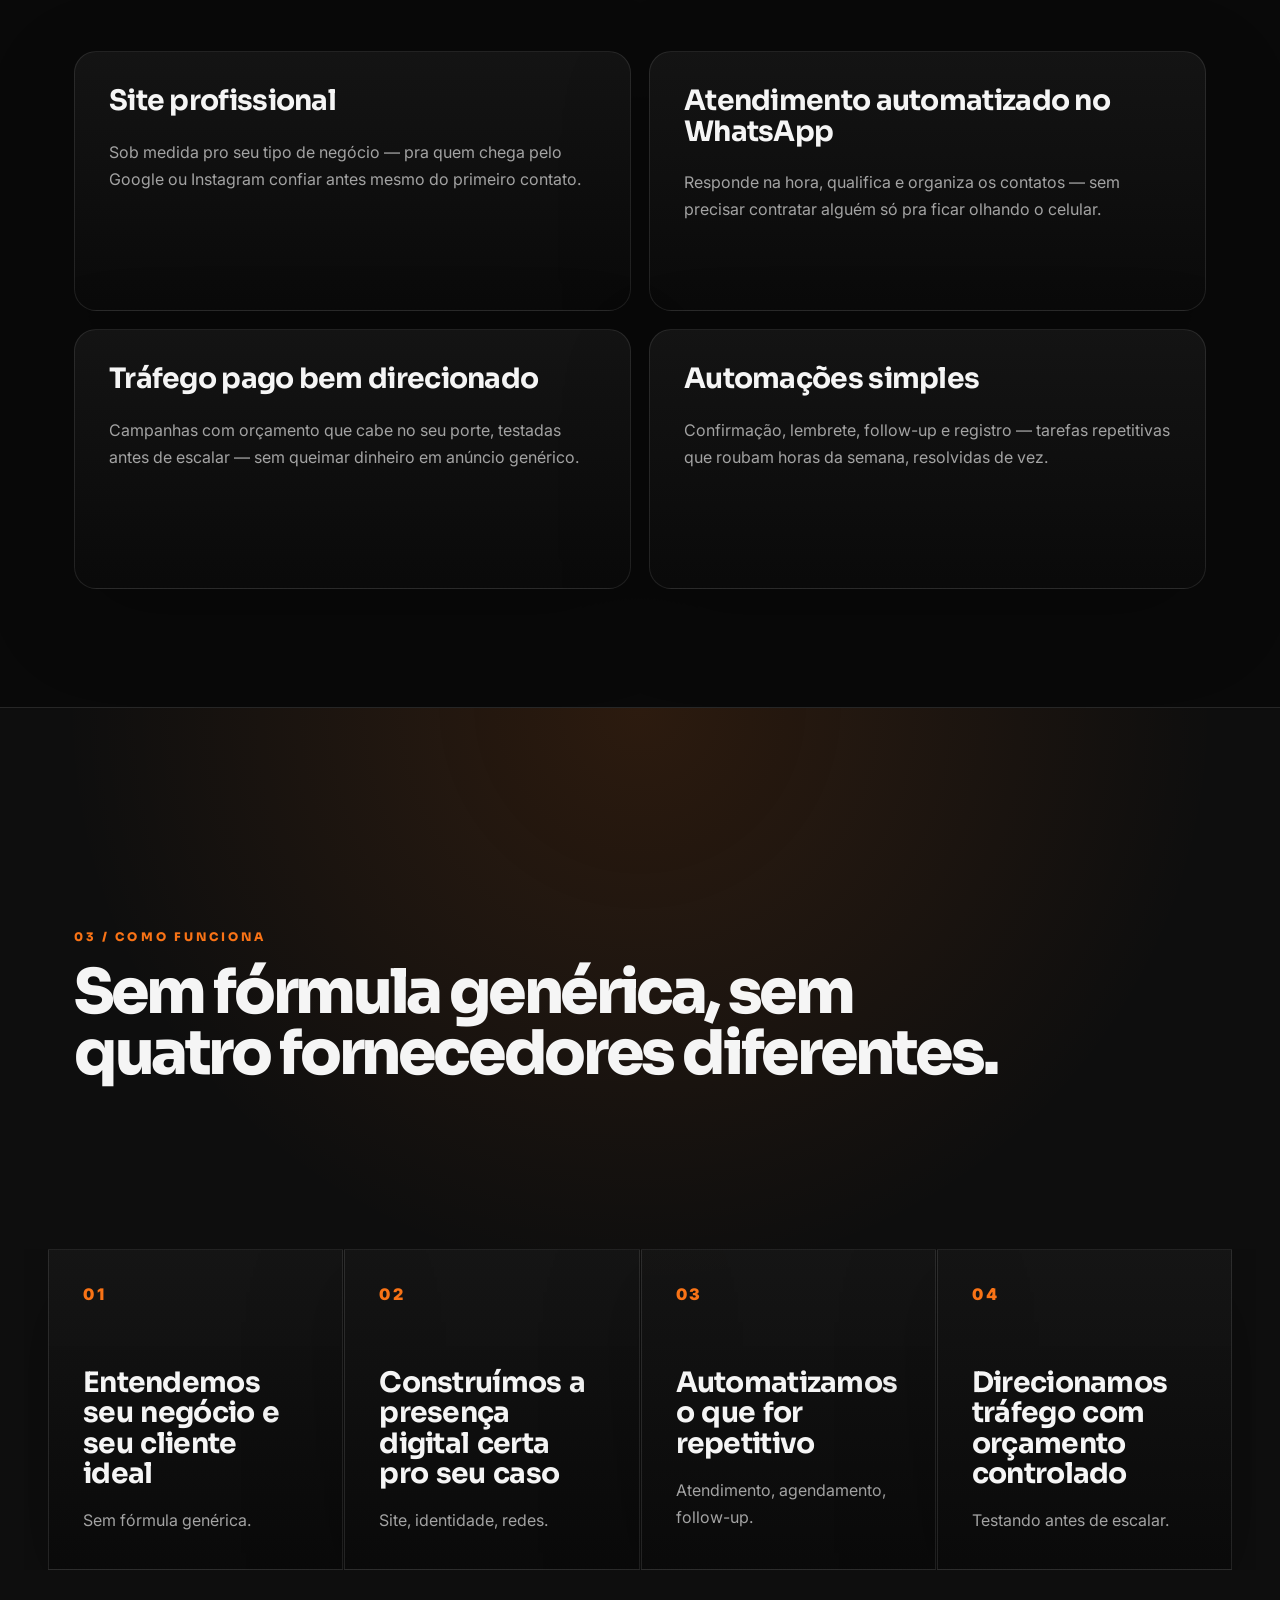
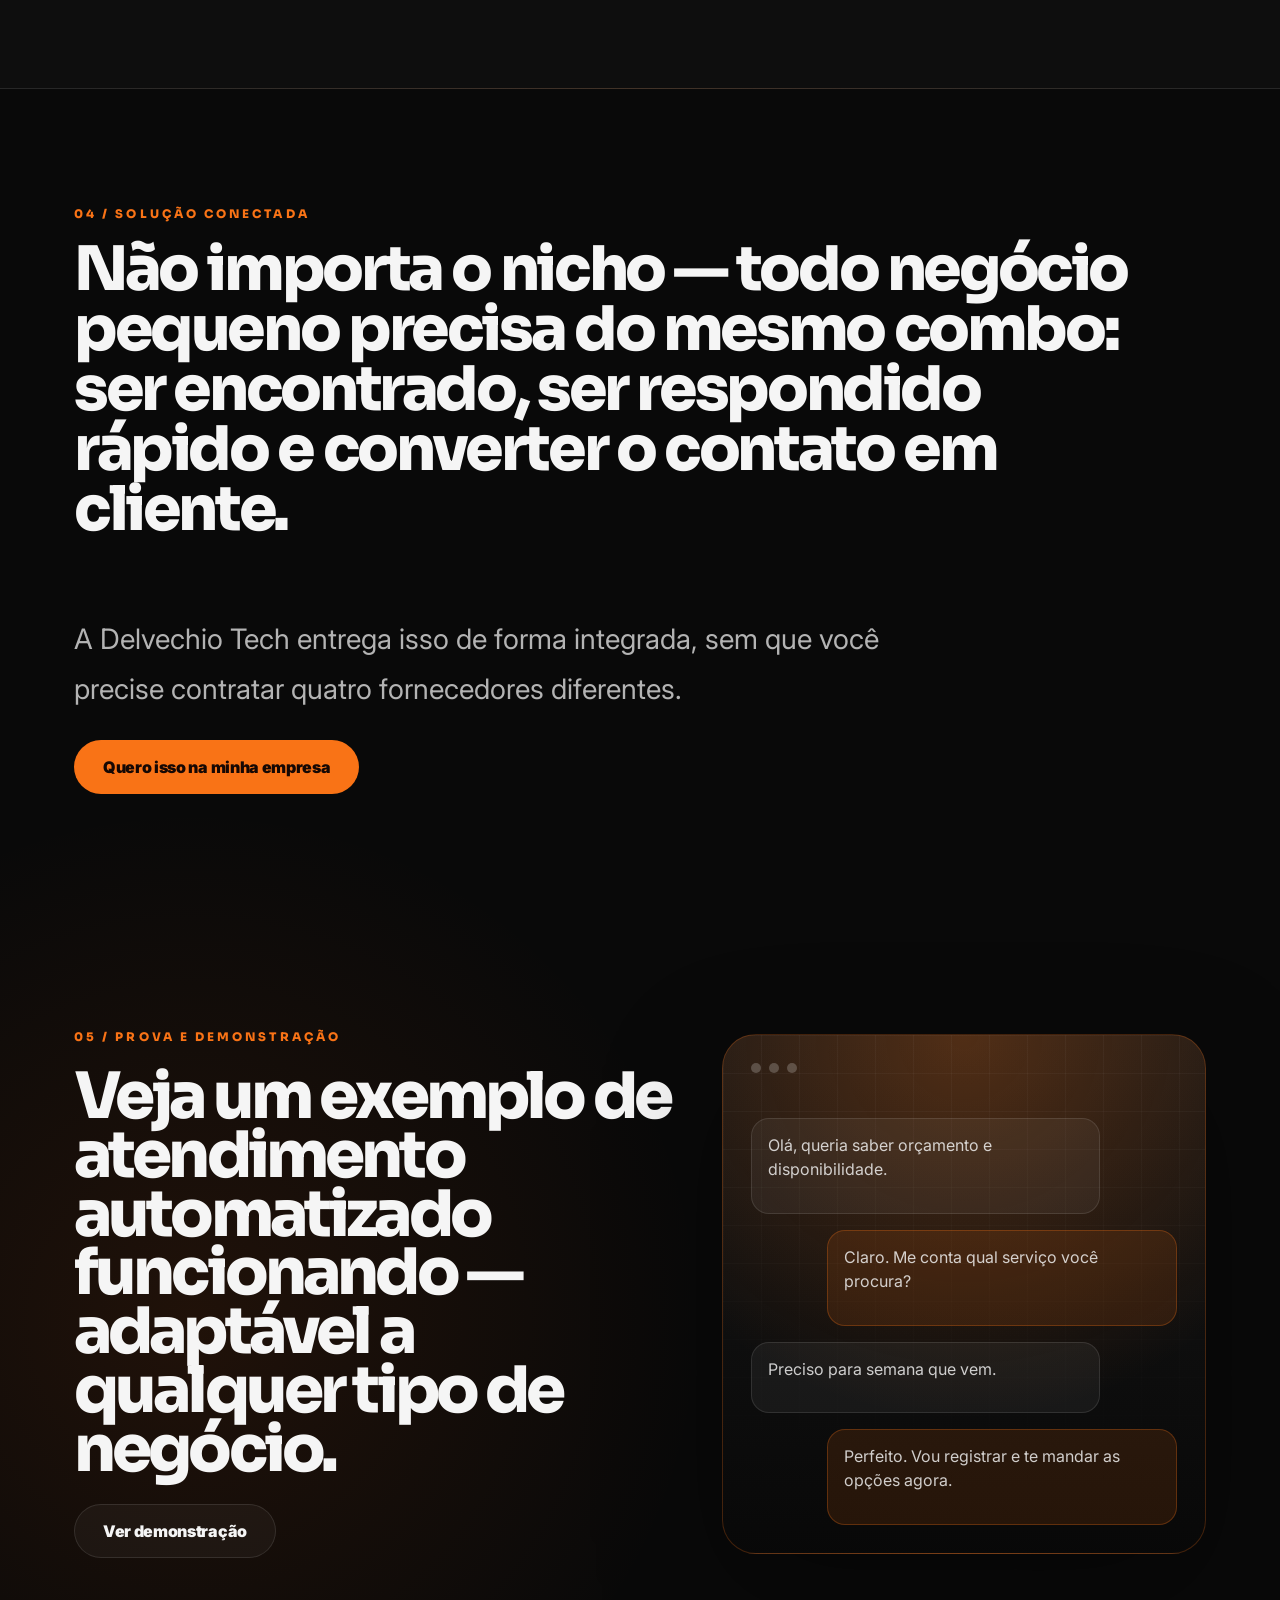
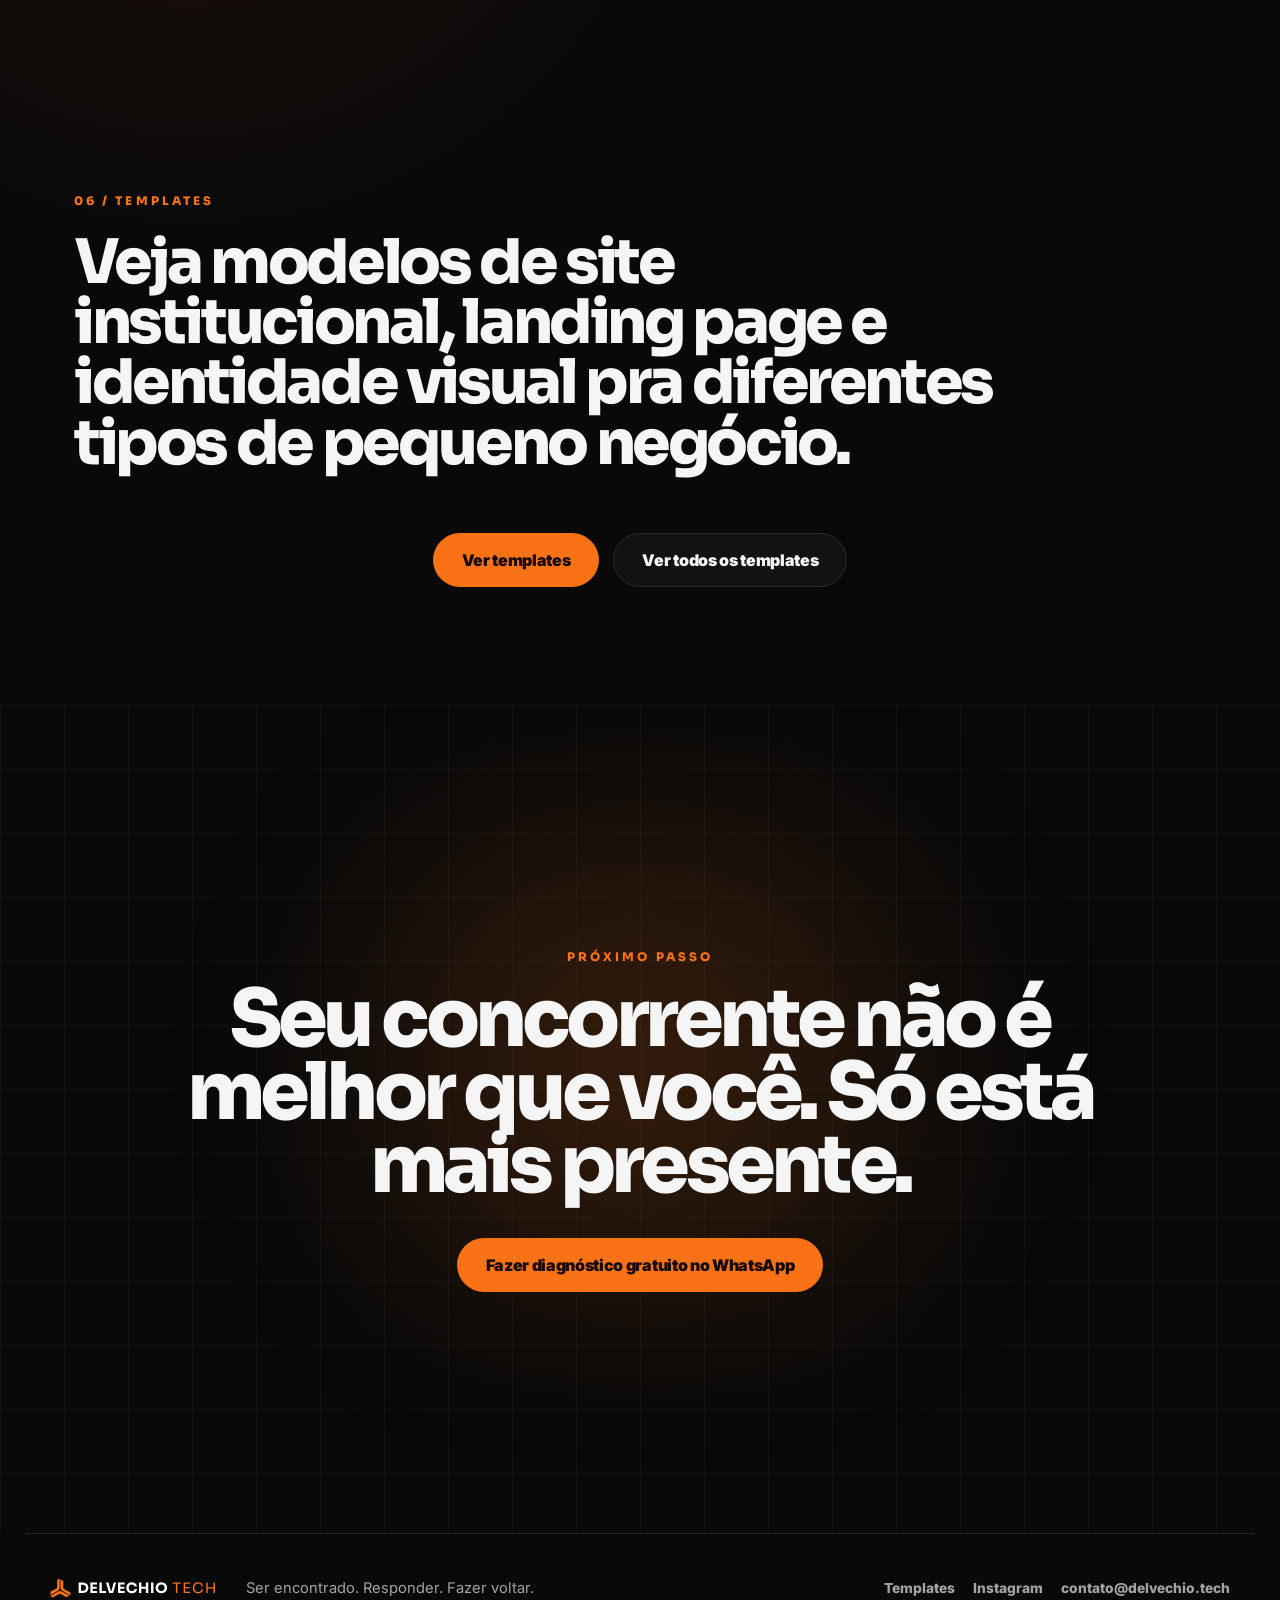
<file: pequenas-empresas/index.html>
<!doctype html>
<html lang="pt-BR">
  <head>
    <meta charset="utf-8" />
    <meta name="viewport" content="width=device-width, initial-scale=1" />
    <!-- Google Tag Manager -->
    <script>
      (function(w,d,s,l,i){w[l]=w[l]||[];w[l].push({'gtm.start':
      new Date().getTime(),event:'gtm.js'});var f=d.getElementsByTagName(s)[0],
      j=d.createElement(s),dl=l!='dataLayer'?'&l='+l:'';j.async=true;j.src=
      'https://www.googletagmanager.com/gtm.js?id='+i+dl;f.parentNode.insertBefore(j,f);
      })(window,document,'script','dataLayer','GTM-WDCNVPF5');
    </script>
    <!-- End Google Tag Manager -->
    <title>Sites, automação e presença digital para pequenas empresas | Delvechio Tech</title>
    <meta
      name="description"
      content="Sites, tráfego pago e automação de atendimento para pequenos negócios que querem competir com estrutura de empresa grande."
    />
    <meta property="og:title" content="Sites, automação e presença digital para pequenas empresas" />
    <meta property="og:description" content="Sites, tráfego pago e automação de atendimento para pequenos negócios que querem competir com estrutura de empresa grande." />
    <meta property="og:type" content="website" />
    <meta property="og:url" content="https://delvechio.tech/pequenas-empresas" />
    <meta name="theme-color" content="#090909" />
    <link rel="icon" href="../assets/favicons/favicon.ico" />
    <link rel="preconnect" href="https://fonts.googleapis.com" />
    <link rel="preconnect" href="https://fonts.gstatic.com" crossorigin />
    <link
      href="https://fonts.googleapis.com/css2?family=Inter:wght@400;500;600;700;800;900&family=Sora:wght@500;600;700;800&display=swap"
      rel="stylesheet"
    />
    <link rel="stylesheet" href="../styles.css?v=20261118" />
  </head>
  <body class="subpage">
    <!-- Google Tag Manager (noscript) -->
    <noscript>
      <iframe src="https://www.googletagmanager.com/ns.html?id=GTM-WDCNVPF5"
        height="0" width="0" style="display:none;visibility:hidden"></iframe>
    </noscript>
    <!-- End Google Tag Manager (noscript) -->
    <header class="site-header nav-load" data-header>
      <nav class="desktop-nav left" aria-label="Navegação principal">
        <a href="../">Home</a>
        <a href="../clinicas/">Clínicas</a>
        <a href="../#apoios">Os três apoios</a>
      </nav>
      <a class="brand" href="../" aria-label="Delvechio Tech">
        <img src="../assets/logos/logo-horizontal.svg" alt="Delvechio Tech" />
      </a>
      <nav class="desktop-nav right" aria-label="Links secundários">
        <a href="../agente-ia/">Agente IA</a>
        <a href="../pequenas-empresas/">Pequenas empresas</a>
        <a href="../templates/">Templates</a>
      </nav>
      <button class="menu-button" type="button" data-menu-button aria-expanded="false" aria-controls="mobile-menu">Menu</button>
    </header>

    <nav class="mobile-nav" id="mobile-menu" data-mobile-menu aria-label="Navegação mobile">
      <a href="../">Home</a>
      <a href="../clinicas/">Clínicas</a>
      <a href="../#apoios">Os três apoios</a>
      <a href="../agente-ia/">Agente IA</a>
      <a href="../pequenas-empresas/">Pequenas empresas</a>
      <a href="../templates/">Templates</a>
      <a href="https://wa.me/5519991567756?text=Ol%C3%A1%2C%20Thiago.%20Quero%20falar%20sobre%20site%2C%20automa%C3%A7%C3%A3o%20e%20presen%C3%A7a%20digital%20para%20minha%20empresa." target="_blank" rel="noreferrer">Falar no WhatsApp</a>
    </nav>

    <main id="top">
      <section class="page-hero grid-bg">
        <div class="ambient ambient-one"></div>
        <div class="ambient ambient-two"></div>
        <div class="page-hero-inner reveal active">
          <div class="page-hero-copy">
            <p class="eyebrow">Pequenas empresas • Presença, Resposta e Retorno</p>
            <h1>Sua empresa não precisa ser grande pra parecer (e funcionar) como uma.</h1>
            <p class="lead">
              Problema de empresa grande e de empresa pequena é o mesmo. Muda a nuance. Loja, oficina, escritório, consultório: os três apoios são iguais — ser encontrado, responder quem chega e fazer voltar.
            </p>
            <div class="hero-actions">
              <a class="button primary beam-button glow-on-hover" href="#como-funciona">Ver como funciona</a>
              <a class="button secondary" href="https://wa.me/5519991567756?text=Ol%C3%A1%2C%20Thiago.%20Quero%20falar%20sobre%20uma%20solu%C3%A7%C3%A3o%20para%20minha%20pequena%20empresa." target="_blank" rel="noreferrer">Falar no WhatsApp</a>
            </div>
          </div>
          <aside class="hero-system-card reveal delay-200" aria-label="Painel para pequenas empresas">
            <div class="system-card-top"><span>Delvechio OS</span><b>PME</b></div>
            <div class="system-metric">
              <small>Estrutura integrada</small>
              <strong>4x1</strong>
              <span>Site, presença, atendimento e tráfego funcionando como uma operação simples.</span>
            </div>
            <div class="system-flow">
              <div><span>Presença</span><b>Confiança</b></div>
              <div><span>Contato</span><b>Resposta rápida</b></div>
              <div><span>Venda</span><b>Follow-up</b></div>
            </div>
            <div class="system-status">
              <span>Site</span>
              <span>WhatsApp</span>
              <span>Ads</span>
              <span>Automação</span>
            </div>
          </aside>
        </div>
      </section>

      <section class="section sales-split" id="dor">
        <span class="section-kicker reveal">01 / Dor</span>
        <div class="sales-copy reveal delay-100">
          <p>Pequeno negócio não perde cliente por falta de qualidade no produto ou serviço. Perde nas três pernas: não é encontrado por quem está procurando, demora pra responder quem chega, e nunca mais fala com quem já comprou.</p>
          <p>Enquanto isso, o concorrente que organizou essas três coisas — mesmo sendo pior no que faz — está ficando com o cliente que devia ser seu.</p>
        </div>
      </section>

      <section class="section" id="entrega">
        <div class="section-title reveal">
          <span class="section-kicker">02 / O que a Delvechio Tech entrega</span>
          <h2>Estrutura de empresa grande, aplicada ao tamanho certo do seu negócio.</h2>
        </div>
        <div class="feature-grid">
          <article class="feature-card flashlight-card reveal">
            <h3>Site profissional</h3>
            <p>Sob medida pro seu tipo de negócio — pra quem chega pelo Google ou Instagram confiar antes mesmo do primeiro contato.</p>
          </article>
          <article class="feature-card flashlight-card reveal delay-100">
            <h3>Atendimento automatizado no WhatsApp</h3>
            <p>Responde na hora, qualifica e organiza os contatos — sem precisar contratar alguém só pra ficar olhando o celular.</p>
          </article>
          <article class="feature-card flashlight-card reveal delay-200">
            <h3>Tráfego pago bem direcionado</h3>
            <p>Campanhas com orçamento que cabe no seu porte, testadas antes de escalar — sem queimar dinheiro em anúncio genérico.</p>
          </article>
          <article class="feature-card flashlight-card reveal delay-300">
            <h3>Automações simples</h3>
            <p>Confirmação, lembrete, follow-up e registro — tarefas repetitivas que roubam horas da semana, resolvidas de vez.</p>
          </article>
        </div>
      </section>

      <section class="process-panel" id="como-funciona">
        <div class="section section-title reveal">
          <span class="section-kicker">03 / Como funciona</span>
          <h2>Sem fórmula genérica, sem quatro fornecedores diferentes.</h2>
        </div>
        <div class="method-rail page-rail">
          <article class="method-card reveal">
            <span>01</span>
            <h3>Entendemos seu negócio e seu cliente ideal</h3>
            <p>Sem fórmula genérica.</p>
          </article>
          <article class="method-card reveal delay-100">
            <span>02</span>
            <h3>Construímos a presença digital certa pro seu caso</h3>
            <p>Site, identidade, redes.</p>
          </article>
          <article class="method-card reveal delay-200">
            <span>03</span>
            <h3>Automatizamos o que for repetitivo</h3>
            <p>Atendimento, agendamento, follow-up.</p>
          </article>
          <article class="method-card reveal delay-300">
            <span>04</span>
            <h3>Direcionamos tráfego com orçamento controlado</h3>
            <p>Testando antes de escalar.</p>
          </article>
        </div>
      </section>

      <section class="section connected-block">
        <div class="section-title reveal">
          <span class="section-kicker">04 / Solução conectada</span>
          <h2>Não importa o nicho — todo negócio pequeno precisa do mesmo combo: ser encontrado, ser respondido rápido e converter o contato em cliente.</h2>
        </div>
        <p class="big-paragraph reveal delay-100">
          A Delvechio Tech entrega isso de forma integrada, sem que você precise contratar quatro fornecedores diferentes.
        </p>
        <a class="button primary beam-button glow-on-hover reveal delay-200" href="https://wa.me/5519991567756?text=Ol%C3%A1%2C%20Thiago.%20Quero%20isso%20na%20minha%20empresa." target="_blank" rel="noreferrer">Quero isso na minha empresa</a>
      </section>

      <section class="section demo-section">
        <div class="demo-copy reveal">
          <span class="section-kicker">05 / Prova e demonstração</span>
          <h2>Veja um exemplo de atendimento automatizado funcionando — adaptável a qualquer tipo de negócio.</h2>
          <a class="button secondary" style="width: fit-content;" href="https://wa.me/5519991567756?text=Ol%C3%A1%2C%20Thiago.%20Quero%20ver%20uma%20demonstra%C3%A7%C3%A3o%20para%20pequena%20empresa." target="_blank" rel="noreferrer">Ver demonstração</a>
        </div>
        <div class="demo-device reveal delay-100" aria-label="Demonstração visual para pequena empresa">
          <div class="device-header"><span></span><span></span><span></span></div>
          <div class="chat-bubble patient">Olá, queria saber orçamento e disponibilidade.</div>
          <div class="chat-bubble agent">Claro. Me conta qual serviço você procura?</div>
          <div class="chat-bubble patient">Preciso para semana que vem.</div>
          <div class="chat-bubble agent">Perfeito. Vou registrar e te mandar as opções agora.</div>
        </div>
      </section>

      <section class="section template-teaser">
        <span class="section-kicker reveal">06 / Templates</span>
        <h2 class="reveal delay-100">Veja modelos de site institucional, landing page e identidade visual pra diferentes tipos de pequeno negócio.</h2>
        <div class="hero-actions reveal delay-200">
          <a class="button primary beam-button glow-on-hover" href="../templates/#empresa-institucional">Ver templates</a>
          <a class="button secondary" href="../templates/">Ver todos os templates</a>
        </div>
      </section>

      <section class="final-cta grid-bg" id="contato">
        <div class="final-inner reveal">
          <span class="section-kicker">Próximo passo</span>
          <h2>Seu concorrente não é melhor que você. Só está mais presente.</h2>
          <div class="hero-actions">
            <a class="button primary beam-button glow-on-hover" href="https://wa.me/5519991567756?text=Ol%C3%A1%2C%20Thiago.%20Quero%20fazer%20um%20diagn%C3%B3stico%20gratuito%20para%20minha%20empresa." target="_blank" rel="noreferrer">Fazer diagnóstico gratuito no WhatsApp</a>
          </div>
        </div>
      </section>
    </main>

    <footer class="site-footer">
      <img src="../assets/logos/logo-horizontal.svg" alt="Delvechio Tech" />
      <p>Ser encontrado. Responder. Fazer voltar.</p>
      <div>
        <a href="../templates/">Templates</a>
        <a href="https://instagram.com/delvechio.tech" target="_blank" rel="noreferrer">Instagram</a>
        <a href="mailto:contato@delvechio.tech">contato@delvechio.tech</a>
      </div>
    </footer>

    <script src="../script.js?v=20261118"></script>
  </body>
</html>
</file>
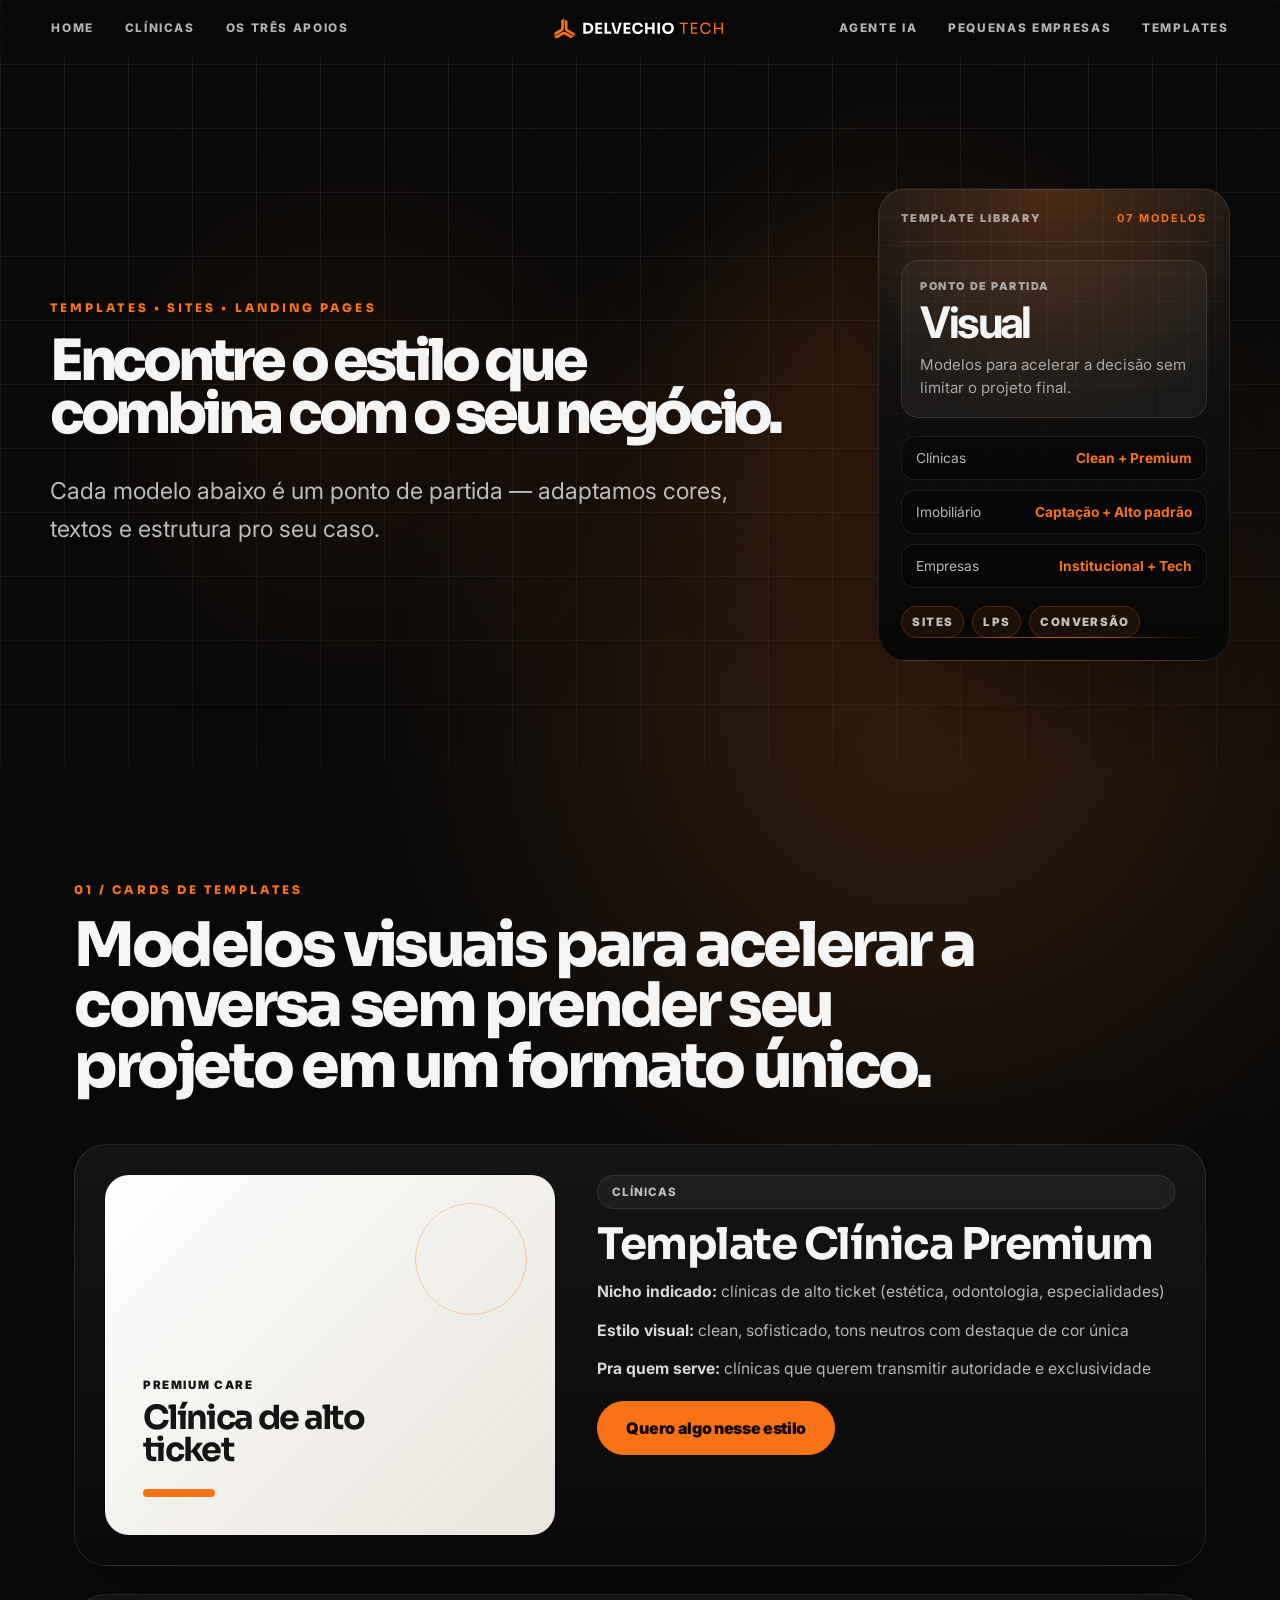
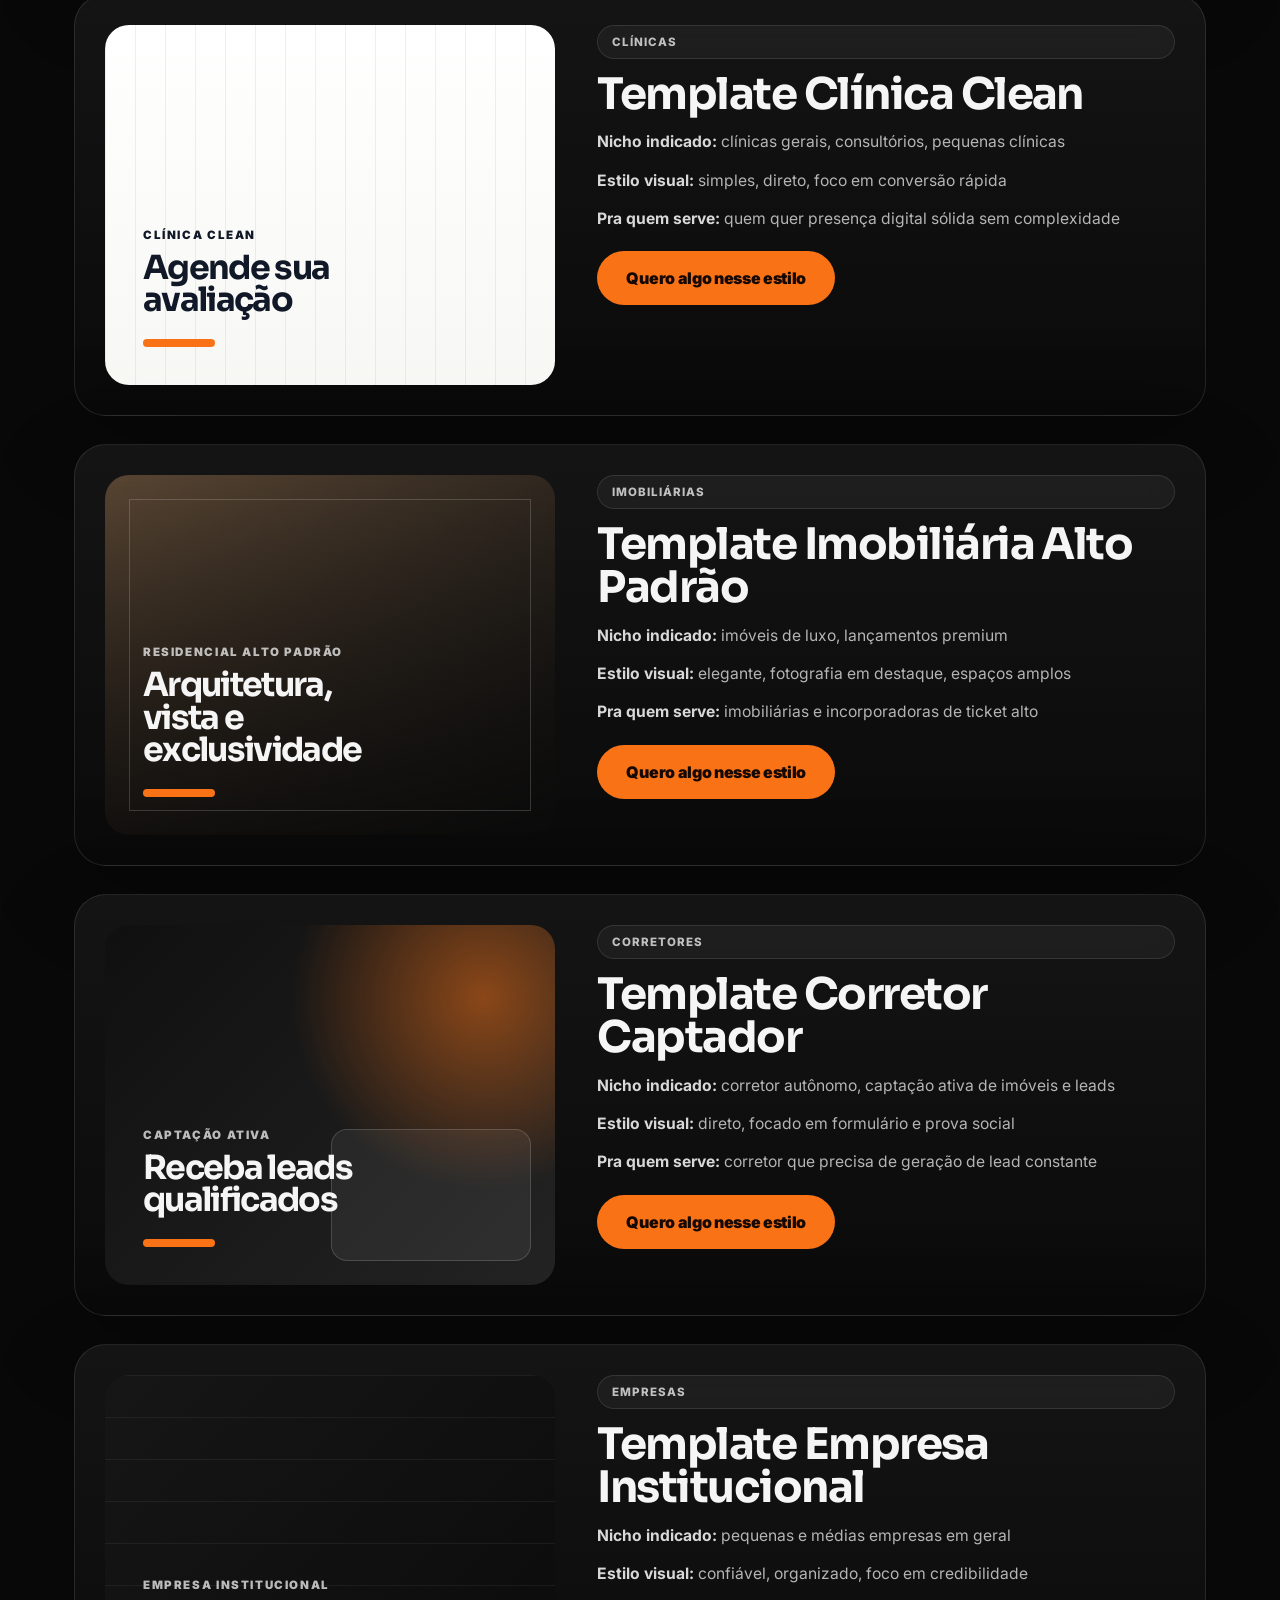
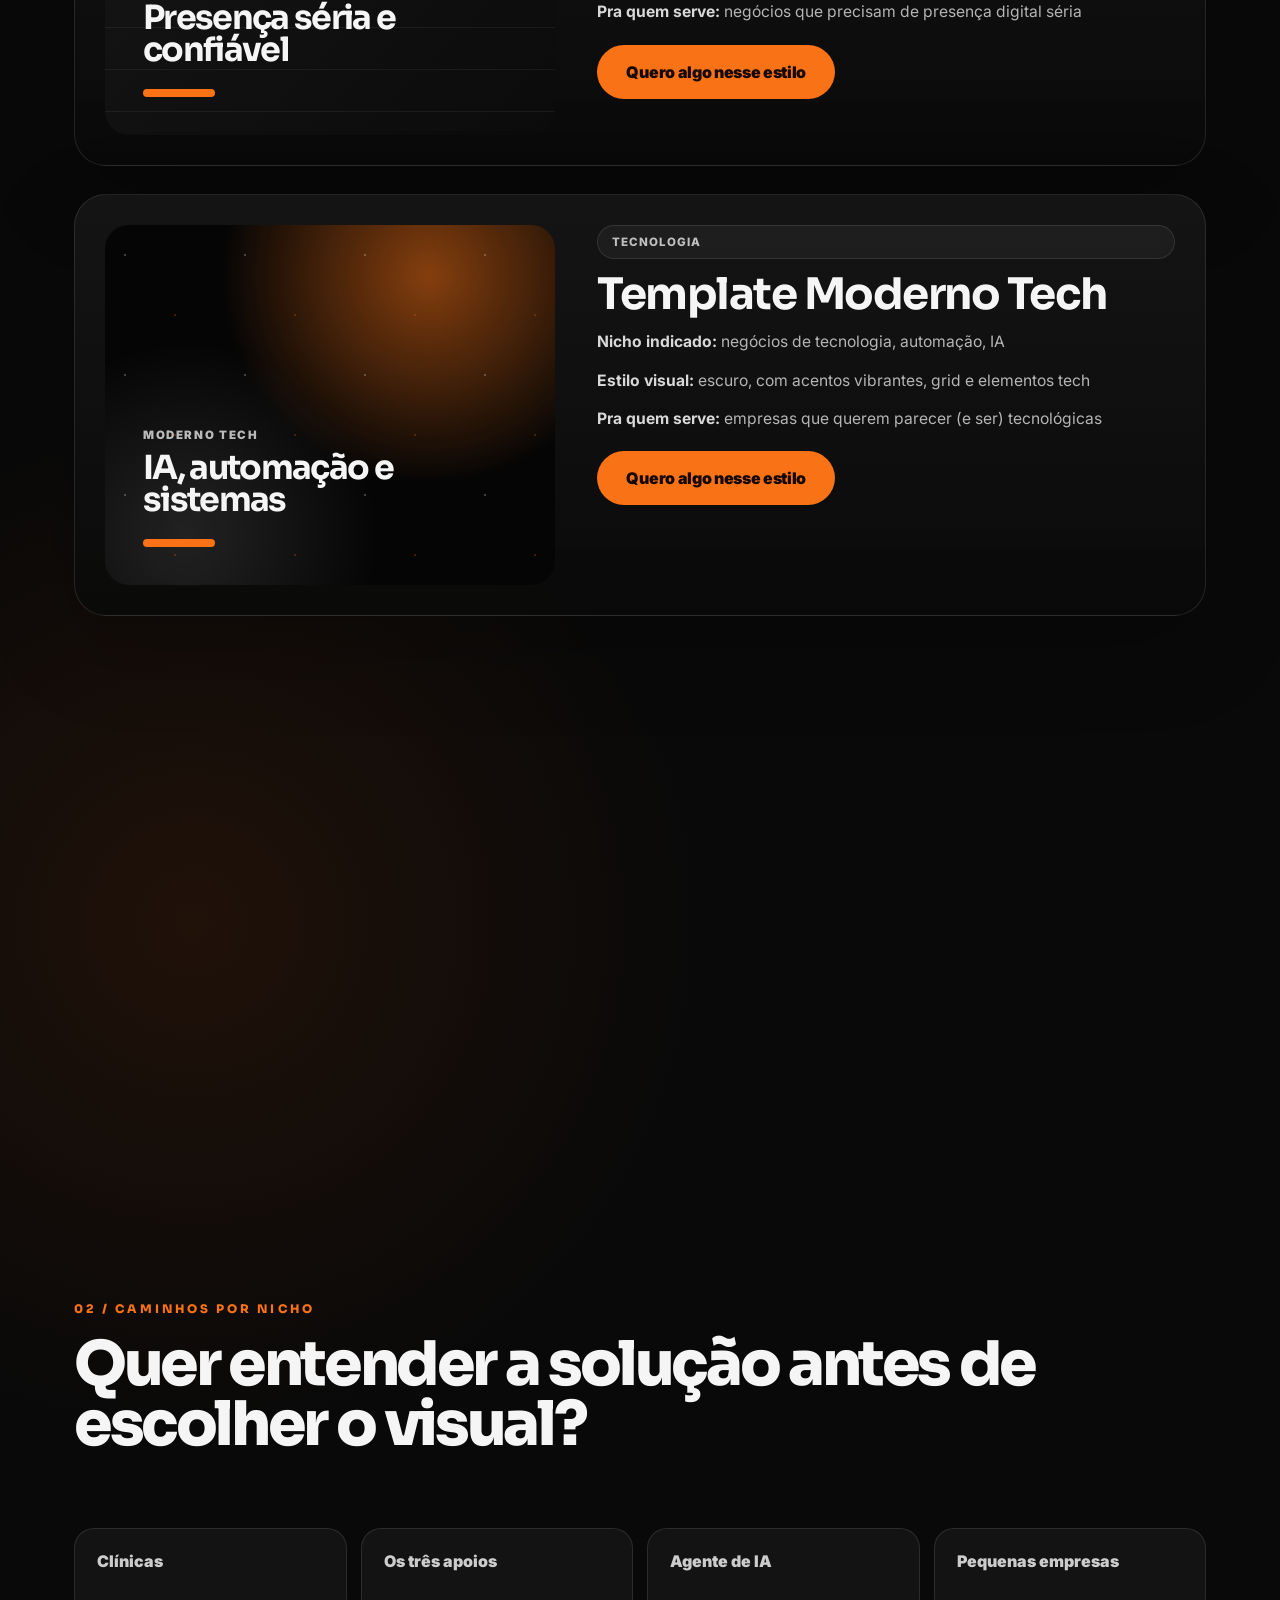
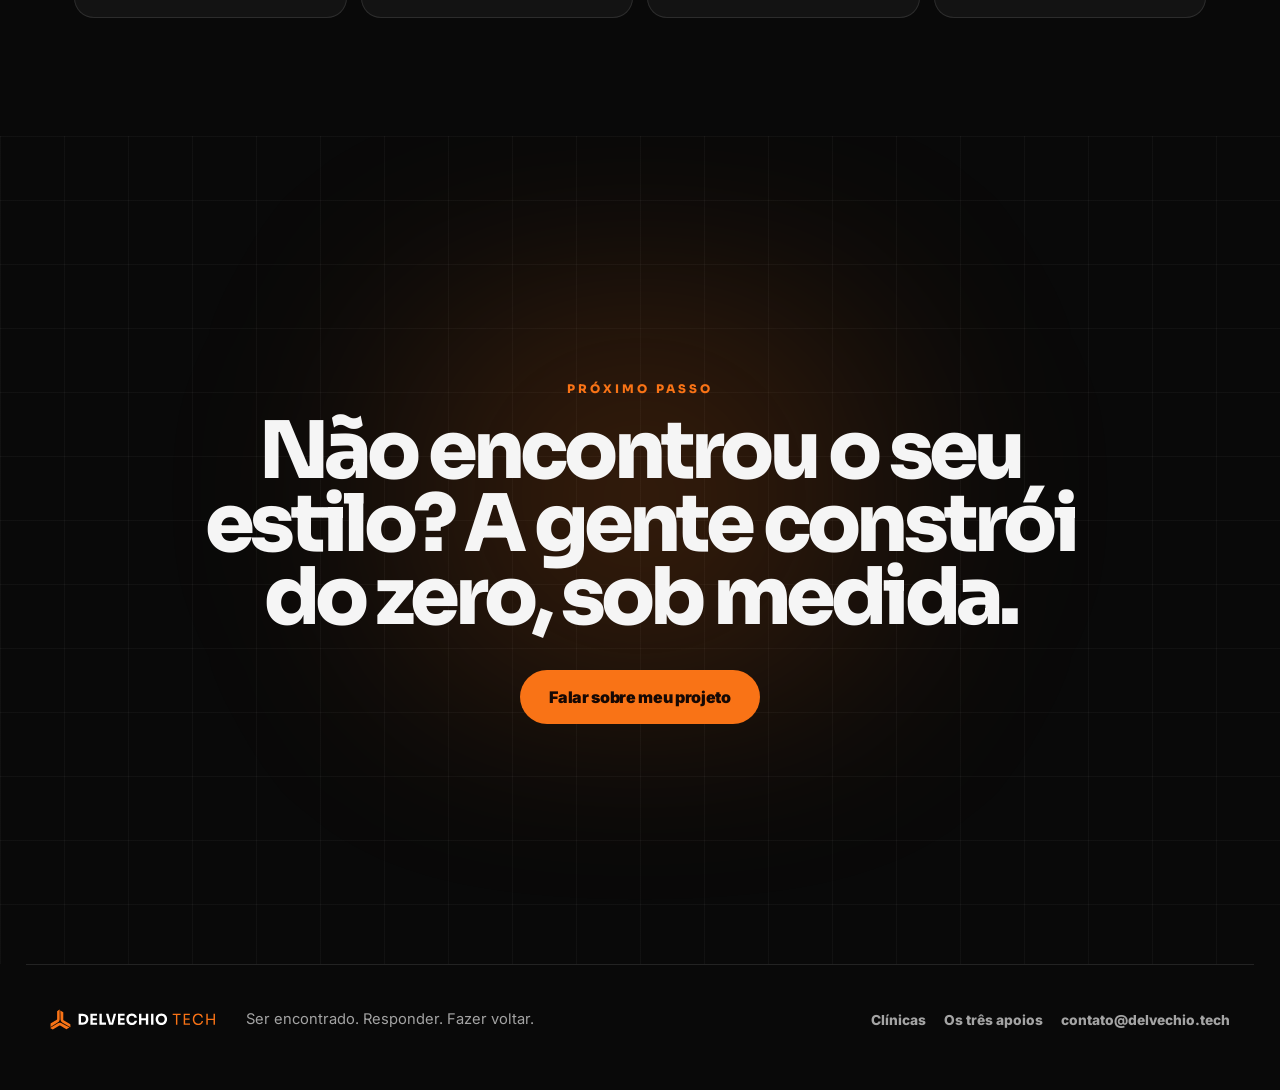
<file: templates/index.html>
<!doctype html>
<html lang="pt-BR">
  <head>
    <meta charset="utf-8" />
    <meta name="viewport" content="width=device-width, initial-scale=1" />
    <!-- Google Tag Manager -->
    <script>
      (function(w,d,s,l,i){w[l]=w[l]||[];w[l].push({'gtm.start':
      new Date().getTime(),event:'gtm.js'});var f=d.getElementsByTagName(s)[0],
      j=d.createElement(s),dl=l!='dataLayer'?'&l='+l:'';j.async=true;j.src=
      'https://www.googletagmanager.com/gtm.js?id='+i+dl;f.parentNode.insertBefore(j,f);
      })(window,document,'script','dataLayer','GTM-WDCNVPF5');
    </script>
    <!-- End Google Tag Manager -->
    <title>Templates de sites e landing pages — Delvechio Tech</title>
    <meta
      name="description"
      content="Veja exemplos de estilos de sites e landing pages que a Delvechio Tech pode construir pro seu negócio."
    />
    <meta property="og:title" content="Templates de sites e landing pages — Delvechio Tech" />
    <meta property="og:description" content="Veja exemplos de estilos de sites e landing pages que a Delvechio Tech pode construir pro seu negócio." />
    <meta property="og:type" content="website" />
    <meta property="og:url" content="https://delvechio.tech/templates" />
    <meta name="theme-color" content="#090909" />
    <link rel="icon" href="../assets/favicons/favicon.ico" />
    <link rel="preconnect" href="https://fonts.googleapis.com" />
    <link rel="preconnect" href="https://fonts.gstatic.com" crossorigin />
    <link
      href="https://fonts.googleapis.com/css2?family=Inter:wght@400;500;600;700;800;900&family=Sora:wght@500;600;700;800&display=swap"
      rel="stylesheet"
    />
    <link rel="stylesheet" href="../styles.css?v=20261118" />
  </head>
  <body class="subpage">
    <!-- Google Tag Manager (noscript) -->
    <noscript>
      <iframe src="https://www.googletagmanager.com/ns.html?id=GTM-WDCNVPF5"
        height="0" width="0" style="display:none;visibility:hidden"></iframe>
    </noscript>
    <!-- End Google Tag Manager (noscript) -->
    <header class="site-header nav-load" data-header>
      <nav class="desktop-nav left" aria-label="Navegação principal">
        <a href="../">Home</a>
        <a href="../clinicas/">Clínicas</a>
        <a href="../#apoios">Os três apoios</a>
      </nav>
      <a class="brand" href="../" aria-label="Delvechio Tech">
        <img src="../assets/logos/logo-horizontal.svg" alt="Delvechio Tech" />
      </a>
      <nav class="desktop-nav right" aria-label="Links secundários">
        <a href="../agente-ia/">Agente IA</a>
        <a href="../pequenas-empresas/">Pequenas empresas</a>
        <a href="../templates/">Templates</a>
      </nav>
      <button class="menu-button" type="button" data-menu-button aria-expanded="false" aria-controls="mobile-menu">Menu</button>
    </header>

    <nav class="mobile-nav" id="mobile-menu" data-mobile-menu aria-label="Navegação mobile">
      <a href="../">Home</a>
      <a href="../clinicas/">Clínicas</a>
      <a href="../#apoios">Os três apoios</a>
      <a href="../agente-ia/">Agente IA</a>
      <a href="../pequenas-empresas/">Pequenas empresas</a>
      <a href="../templates/">Templates</a>
      <a href="https://wa.me/5519991567756?text=Ol%C3%A1%2C%20Thiago.%20Quero%20falar%20sobre%20um%20template%20para%20meu%20projeto." target="_blank" rel="noreferrer">Falar sobre meu projeto</a>
    </nav>

    <main id="top">
      <section class="page-hero grid-bg">
        <div class="ambient ambient-one"></div>
        <div class="ambient ambient-two"></div>
        <div class="page-hero-inner reveal active">
          <div class="page-hero-copy">
            <p class="eyebrow">Templates • Sites • Landing pages</p>
            <h1>Encontre o estilo que combina com o seu negócio.</h1>
            <p class="lead">
              Cada modelo abaixo é um ponto de partida — adaptamos cores, textos e estrutura pro seu caso.
            </p>
          </div>
          <aside class="hero-system-card reveal delay-200" aria-label="Painel de templates">
            <div class="system-card-top"><span>Template Library</span><b>07 modelos</b></div>
            <div class="system-metric">
              <small>Ponto de partida</small>
              <strong>Visual</strong>
              <span>Modelos para acelerar a decisão sem limitar o projeto final.</span>
            </div>
            <div class="system-flow">
              <div><span>Clínicas</span><b>Clean + Premium</b></div>
              <div><span>Imobiliário</span><b>Captação + Alto padrão</b></div>
              <div><span>Empresas</span><b>Institucional + Tech</b></div>
            </div>
            <div class="system-status">
              <span>Sites</span>
              <span>LPs</span>
              <span>Conversão</span>
            </div>
          </aside>
        </div>
      </section>

      <section class="section template-library">
        <div class="section-title reveal">
          <span class="section-kicker">01 / Cards de templates</span>
          <h2>Modelos visuais para acelerar a conversa sem prender seu projeto em um formato único.</h2>
        </div>

        <div class="template-grid">
          <article class="template-card flashlight-card reveal" id="clinica-premium">
            <div class="template-preview preview-medical-premium">
              <span>Premium Care</span>
              <b>Clínica de alto ticket</b>
              <i></i>
            </div>
            <div>
              <span class="tag">Clínicas</span>
              <h3>Template Clínica Premium</h3>
              <p><strong>Nicho indicado:</strong> clínicas de alto ticket (estética, odontologia, especialidades)</p>
              <p><strong>Estilo visual:</strong> clean, sofisticado, tons neutros com destaque de cor única</p>
              <p><strong>Pra quem serve:</strong> clínicas que querem transmitir autoridade e exclusividade</p>
              <a class="button primary beam-button glow-on-hover" href="https://wa.me/5519991567756?text=Ol%C3%A1%2C%20Thiago.%20Quero%20algo%20no%20estilo%20Template%20Cl%C3%ADnica%20Premium." target="_blank" rel="noreferrer">Quero algo nesse estilo</a>
            </div>
          </article>

          <article class="template-card flashlight-card reveal delay-100" id="clinica-clean">
            <div class="template-preview preview-medical-clean">
              <span>Clínica Clean</span>
              <b>Agende sua avaliação</b>
              <i></i>
            </div>
            <div>
              <span class="tag">Clínicas</span>
              <h3>Template Clínica Clean</h3>
              <p><strong>Nicho indicado:</strong> clínicas gerais, consultórios, pequenas clínicas</p>
              <p><strong>Estilo visual:</strong> simples, direto, foco em conversão rápida</p>
              <p><strong>Pra quem serve:</strong> quem quer presença digital sólida sem complexidade</p>
              <a class="button primary beam-button glow-on-hover" href="https://wa.me/5519991567756?text=Ol%C3%A1%2C%20Thiago.%20Quero%20algo%20no%20estilo%20Template%20Cl%C3%ADnica%20Clean." target="_blank" rel="noreferrer">Quero algo nesse estilo</a>
            </div>
          </article>

          <article class="template-card flashlight-card reveal delay-200" id="imobiliaria-alto-padrao">
            <div class="template-preview preview-realestate-premium">
              <span>Residencial Alto Padrão</span>
              <b>Arquitetura, vista e exclusividade</b>
              <i></i>
            </div>
            <div>
              <span class="tag">Imobiliárias</span>
              <h3>Template Imobiliária Alto Padrão</h3>
              <p><strong>Nicho indicado:</strong> imóveis de luxo, lançamentos premium</p>
              <p><strong>Estilo visual:</strong> elegante, fotografia em destaque, espaços amplos</p>
              <p><strong>Pra quem serve:</strong> imobiliárias e incorporadoras de ticket alto</p>
              <a class="button primary beam-button glow-on-hover" href="https://wa.me/5519991567756?text=Ol%C3%A1%2C%20Thiago.%20Quero%20algo%20no%20estilo%20Template%20Imobili%C3%A1ria%20Alto%20Padr%C3%A3o." target="_blank" rel="noreferrer">Quero algo nesse estilo</a>
            </div>
          </article>

          <article class="template-card flashlight-card reveal" id="corretor-captador">
            <div class="template-preview preview-captor">
              <span>Captação ativa</span>
              <b>Receba leads qualificados</b>
              <i></i>
            </div>
            <div>
              <span class="tag">Corretores</span>
              <h3>Template Corretor Captador</h3>
              <p><strong>Nicho indicado:</strong> corretor autônomo, captação ativa de imóveis e leads</p>
              <p><strong>Estilo visual:</strong> direto, focado em formulário e prova social</p>
              <p><strong>Pra quem serve:</strong> corretor que precisa de geração de lead constante</p>
              <a class="button primary beam-button glow-on-hover" href="https://wa.me/5519991567756?text=Ol%C3%A1%2C%20Thiago.%20Quero%20algo%20no%20estilo%20Template%20Corretor%20Captador." target="_blank" rel="noreferrer">Quero algo nesse estilo</a>
            </div>
          </article>

          <article class="template-card flashlight-card reveal delay-100" id="empresa-institucional">
            <div class="template-preview preview-institutional">
              <span>Empresa Institucional</span>
              <b>Presença séria e confiável</b>
              <i></i>
            </div>
            <div>
              <span class="tag">Empresas</span>
              <h3>Template Empresa Institucional</h3>
              <p><strong>Nicho indicado:</strong> pequenas e médias empresas em geral</p>
              <p><strong>Estilo visual:</strong> confiável, organizado, foco em credibilidade</p>
              <p><strong>Pra quem serve:</strong> negócios que precisam de presença digital séria</p>
              <a class="button primary beam-button glow-on-hover" href="https://wa.me/5519991567756?text=Ol%C3%A1%2C%20Thiago.%20Quero%20algo%20no%20estilo%20Template%20Empresa%20Institucional." target="_blank" rel="noreferrer">Quero algo nesse estilo</a>
            </div>
          </article>

          <article class="template-card flashlight-card reveal delay-200" id="moderno-tech">
            <div class="template-preview preview-tech">
              <span>Moderno Tech</span>
              <b>IA, automação e sistemas</b>
              <i></i>
            </div>
            <div>
              <span class="tag">Tecnologia</span>
              <h3>Template Moderno Tech</h3>
              <p><strong>Nicho indicado:</strong> negócios de tecnologia, automação, IA</p>
              <p><strong>Estilo visual:</strong> escuro, com acentos vibrantes, grid e elementos tech</p>
              <p><strong>Pra quem serve:</strong> empresas que querem parecer (e ser) tecnológicas</p>
              <a class="button primary beam-button glow-on-hover" href="https://wa.me/5519991567756?text=Ol%C3%A1%2C%20Thiago.%20Quero%20algo%20no%20estilo%20Template%20Moderno%20Tech." target="_blank" rel="noreferrer">Quero algo nesse estilo</a>
            </div>
          </article>

          <article class="template-card flashlight-card reveal" id="landing-page-conversao">
            <div class="template-preview preview-conversion">
              <span>Landing Page Conversão</span>
              <b>Uma oferta. Uma ação.</b>
              <i></i>
            </div>
            <div>
              <span class="tag">Conversão</span>
              <h3>Template Landing Page Conversão</h3>
              <p><strong>Nicho indicado:</strong> campanhas específicas, lançamentos, ofertas</p>
              <p><strong>Estilo visual:</strong> foco total em uma ação só, sem distrações</p>
              <p><strong>Pra quem serve:</strong> qualquer negócio rodando tráfego pago direcionado</p>
              <a class="button primary beam-button glow-on-hover" href="https://wa.me/5519991567756?text=Ol%C3%A1%2C%20Thiago.%20Quero%20algo%20no%20estilo%20Template%20Landing%20Page%20Convers%C3%A3o." target="_blank" rel="noreferrer">Quero algo nesse estilo</a>
            </div>
          </article>
        </div>
      </section>

      <section class="section connected-block">
        <div class="section-title reveal">
          <span class="section-kicker">02 / Caminhos por nicho</span>
          <h2>Quer entender a solução antes de escolher o visual?</h2>
        </div>
        <div class="link-grid reveal delay-100">
          <a href="../clinicas/">Clínicas</a>
          <a href="../#apoios">Os três apoios</a>
          <a href="../agente-ia/">Agente de IA</a>
          <a href="../pequenas-empresas/">Pequenas empresas</a>
        </div>
      </section>

      <section class="final-cta grid-bg" id="contato">
        <div class="final-inner reveal">
          <span class="section-kicker">Próximo passo</span>
          <h2>Não encontrou o seu estilo? A gente constrói do zero, sob medida.</h2>
          <div class="hero-actions">
            <a class="button primary beam-button glow-on-hover" href="https://wa.me/5519991567756?text=Ol%C3%A1%2C%20Thiago.%20Quero%20falar%20sobre%20meu%20projeto." target="_blank" rel="noreferrer">Falar sobre meu projeto</a>
          </div>
        </div>
      </section>
    </main>

    <footer class="site-footer">
      <img src="../assets/logos/logo-horizontal.svg" alt="Delvechio Tech" />
      <p>Ser encontrado. Responder. Fazer voltar.</p>
      <div>
        <a href="../clinicas/">Clínicas</a>
        <a href="../#apoios">Os três apoios</a>
        <a href="mailto:contato@delvechio.tech">contato@delvechio.tech</a>
      </div>
    </footer>

    <script src="../script.js?v=20261118"></script>
  </body>
</html>
</file>
<file: styles.css>
:root {
  --orange: #f97316;
  --orange-dark: #c9500a;
  --black: #090909;
  --graphite: #171717;
  --panel: rgba(16, 16, 16, 0.76);
  --panel-strong: rgba(23, 23, 23, 0.94);
  --line: rgba(245, 245, 245, 0.11);
  --line-hot: rgba(249, 115, 22, 0.36);
  --white: #f5f5f5;
  --muted: #a3a3a3;
  --max: 1180px;
  --ease: cubic-bezier(0.16, 1, 0.3, 1);
}

* {
  box-sizing: border-box;
}

html {
  scroll-behavior: smooth;
}

body {
  margin: 0;
  min-height: 100vh;
  overflow-x: hidden;
  color: var(--white);
  background:
    radial-gradient(circle at 72% 12%, rgba(249, 115, 22, 0.18), transparent 34rem),
    radial-gradient(circle at 15% 70%, rgba(201, 80, 10, 0.12), transparent 32rem),
    var(--black);
  font-family: Inter, Arial, Helvetica, sans-serif;
  selection-background-color: var(--orange);
}

body::before {
  position: fixed;
  inset: 0;
  z-index: -2;
  content: "";
  background-image:
    linear-gradient(rgba(245, 245, 245, 0.035) 1px, transparent 1px),
    linear-gradient(90deg, rgba(245, 245, 245, 0.035) 1px, transparent 1px);
  background-size: 64px 64px;
  mask-image: linear-gradient(to bottom, #000, rgba(0, 0, 0, 0.7), transparent 96%);
}

a {
  color: inherit;
  text-decoration: none;
}

img {
  display: block;
  max-width: 100%;
}

/* Motion system inspired by the reference design system. */
.reveal {
  opacity: 0;
  transform: translateY(2rem);
  filter: blur(8px);
  transition: opacity 1s var(--ease), transform 1s var(--ease), filter 1s ease;
}

.reveal.active {
  opacity: 1;
  transform: translateY(0);
  filter: blur(0);
}

.text-reveal-wrapper {
  display: inline-block;
  overflow: hidden;
  padding: 0.08em 0 0.1em;
  margin: -0.08em 0 -0.1em;
  vertical-align: bottom;
}

.text-reveal-content {
  display: block;
  opacity: 0;
  transform: translateY(112%);
  transition: transform 1.2s var(--ease), opacity 1.2s ease;
}

.reveal-active .text-reveal-content {
  opacity: 1;
  transform: translateY(0);
}

.delay-100 {
  transition-delay: 0.1s;
}

.delay-200 {
  transition-delay: 0.2s;
}

.delay-300 {
  transition-delay: 0.3s;
}

.delay-500 {
  transition-delay: 0.5s;
}

.delay-700 {
  transition-delay: 0.7s;
}

.nav-load {
  opacity: 0;
  transform: translateY(-12px);
  transition: opacity 0.8s ease-out, transform 0.8s ease-out, background 0.3s ease, border 0.3s ease;
}

.nav-load.loaded {
  opacity: 1;
  transform: translateY(0);
}

@keyframes shimmer {
  from {
    transform: translateX(-120%) skewX(-18deg);
  }

  to {
    transform: translateX(220%) skewX(-18deg);
  }
}

.beam-button {
  position: relative;
  overflow: hidden;
}

.beam-button::before {
  position: absolute;
  inset: 0 auto 0 -80%;
  width: 55%;
  content: "";
  background: linear-gradient(90deg, transparent, rgba(255, 255, 255, 0.36), transparent);
  transform: skewX(-18deg);
}

.beam-button:hover::before {
  animation: shimmer 0.85s var(--ease);
}

.glow-on-hover {
  transition: box-shadow 0.3s ease, transform 0.3s ease, border-color 0.3s ease;
}

.glow-on-hover:hover {
  border-color: var(--line-hot);
  box-shadow: 0 0 34px rgba(249, 115, 22, 0.18);
  transform: translateY(-2px);
}

.flashlight-card {
  position: relative;
  overflow: hidden;
}

.flashlight-card::before {
  position: absolute;
  inset: 0;
  z-index: 0;
  content: "";
  pointer-events: none;
  opacity: 0;
  background: radial-gradient(
    600px circle at var(--mouse-x, 50%) var(--mouse-y, 50%),
    rgba(249, 115, 22, 0.13),
    transparent 42%
  );
  transition: opacity 0.5s ease;
}

.flashlight-card:hover::before {
  opacity: 1;
}

.flashlight-card > * {
  position: relative;
  z-index: 1;
}

.grid-bg {
  background-image:
    linear-gradient(rgba(245, 245, 245, 0.04) 1px, transparent 1px),
    linear-gradient(90deg, rgba(245, 245, 245, 0.04) 1px, transparent 1px);
  background-size: 64px 64px;
}

.site-header {
  position: fixed;
  top: 0;
  right: 0;
  left: 0;
  z-index: 50;
  display: grid;
  grid-template-columns: 1fr auto 1fr;
  align-items: center;
  gap: 28px;
  padding: 18px clamp(18px, 4vw, 54px);
  border-bottom: 1px solid transparent;
  background: rgba(9, 9, 9, 0.52);
  backdrop-filter: blur(18px);
}

.site-header.is-scrolled {
  border-color: var(--line);
  background: rgba(9, 9, 9, 0.82);
}

.brand {
  justify-self: center;
}

.brand img {
  width: 172px;
}

.desktop-nav {
  display: flex;
  gap: clamp(16px, 2.4vw, 32px);
  align-items: center;
  color: rgba(245, 245, 245, 0.72);
  font-size: 0.74rem;
  font-weight: 800;
  letter-spacing: 0.14em;
  text-transform: uppercase;
}

.desktop-nav.right {
  justify-content: flex-end;
}

.desktop-nav a {
  transition: color 0.2s ease;
}

.desktop-nav a:hover,
.site-footer a:hover {
  color: var(--orange);
}

.menu-button,
.mobile-nav {
  display: none;
}

.hero {
  position: relative;
  display: flex;
  align-items: center;
  justify-content: center;
  min-height: 100vh;
  overflow: hidden;
  padding: 124px 24px 150px;
  text-align: center;
}

.ambient {
  position: absolute;
  width: min(44vw, 560px);
  height: min(44vw, 560px);
  border-radius: 999px;
  filter: blur(80px);
  opacity: 0.5;
  animation: pulse 7s ease-in-out infinite;
}

.ambient-one {
  top: 12%;
  right: 7%;
  background: radial-gradient(circle, rgba(249, 115, 22, 0.32), transparent 68%);
}

.ambient-two {
  bottom: 8%;
  left: 6%;
  background: radial-gradient(circle, rgba(201, 80, 10, 0.24), transparent 70%);
  animation-delay: 0.7s;
}

@keyframes pulse {
  0%,
  100% {
    transform: scale(1);
    opacity: 0.36;
  }

  50% {
    transform: scale(1.08);
    opacity: 0.58;
  }
}

.hero-inner {
  position: relative;
  z-index: 2;
  width: min(100%, 1120px);
  margin: 0 auto;
}

.eyebrow,
.section-kicker {
  margin: 0;
  color: var(--orange);
  font-family: Sora, Inter, sans-serif;
  font-size: 0.74rem;
  font-weight: 900;
  letter-spacing: 0.26em;
  text-transform: uppercase;
}

.hero-title {
  margin-top: 20px;
}

h1,
h2,
h3 {
  margin: 0;
  font-family: Sora, Inter, sans-serif;
  letter-spacing: -0.06em;
}

h1 {
  font-size: clamp(4rem, 10vw, 9.2rem);
  font-weight: 800;
  line-height: 0.95;
}

h2 {
  max-width: 970px;
  font-size: clamp(2.7rem, 6.2vw, 6.1rem);
  font-weight: 800;
  line-height: 0.92;
}

h3 {
  font-size: clamp(1.55rem, 2.2vw, 2.45rem);
  line-height: 1;
}

.accent-text,
h2 .accent-text {
  color: var(--orange);
}

.lead {
  max-width: 760px;
  margin: 34px auto 0;
  color: rgba(245, 245, 245, 0.76);
  font-size: clamp(1.08rem, 1.9vw, 1.45rem);
  line-height: 1.65;
}

.hero-actions {
  display: flex;
  flex-wrap: wrap;
  justify-content: center;
  gap: 14px;
  margin-top: 36px;
}

.button {
  display: inline-flex;
  align-items: center;
  justify-content: center;
  min-height: 54px;
  padding: 0 28px;
  border-radius: 999px;
  font-weight: 900;
  letter-spacing: -0.02em;
}

.button.primary {
  color: #160804;
  border: 1px solid rgba(249, 115, 22, 0.82);
  background: var(--orange);
}

.button.secondary {
  color: var(--white);
  border: 1px solid var(--line);
  background: rgba(245, 245, 245, 0.04);
}

.badges {
  display: flex;
  flex-wrap: wrap;
  justify-content: center;
  gap: 10px;
  margin-top: 40px;
}

.badges span,
.tag {
  display: inline-flex;
  align-items: center;
  min-height: 34px;
  padding: 0 14px;
  color: rgba(245, 245, 245, 0.76);
  border: 1px solid var(--line);
  border-radius: 999px;
  background: rgba(245, 245, 245, 0.045);
  backdrop-filter: blur(16px);
  font-size: 0.72rem;
  font-weight: 800;
  letter-spacing: 0.08em;
  text-transform: uppercase;
}

.scroll-indicator {
  position: absolute;
  bottom: 32px;
  left: 50%;
  display: grid;
  justify-items: center;
  gap: 9px;
  color: rgba(245, 245, 245, 0.62);
  font-size: 0.68rem;
  font-weight: 800;
  letter-spacing: 0.18em;
  text-transform: uppercase;
  transform: translateX(-50%);
}

.scroll-indicator i {
  width: 1px;
  height: 34px;
  background: linear-gradient(var(--orange), transparent);
  animation: scrollLine 1.5s ease-in-out infinite;
}

@keyframes scrollLine {
  0%,
  100% {
    opacity: 0.35;
    transform: scaleY(0.5);
    transform-origin: top;
  }

  50% {
    opacity: 1;
    transform: scaleY(1);
  }
}

.marquee-band {
  overflow: hidden;
  padding: 24px 0;
  border-top: 1px solid var(--line);
  border-bottom: 1px solid var(--line);
  background: rgba(23, 23, 23, 0.58);
}

.marquee-track {
  display: flex;
  width: max-content;
}

.marquee-content {
  display: flex;
  flex-shrink: 0;
  align-items: center;
  min-width: 100vw;
  animation: marquee 36s linear infinite;
}

.marquee-content span,
.marquee-content b {
  margin: 0 22px;
  color: rgba(245, 245, 245, 0.58);
  font-family: Sora, Inter, sans-serif;
  font-size: 0.82rem;
  font-weight: 900;
  letter-spacing: 0.24em;
  text-transform: uppercase;
}

.marquee-content b {
  color: var(--orange);
}

@keyframes marquee {
  from {
    transform: translateX(0);
  }

  to {
    transform: translateX(-100%);
  }
}

.section {
  max-width: var(--max);
  margin: 0 auto;
  padding: 118px 24px;
  scroll-margin-top: 110px;
}

#metodo,
#contato {
  scroll-margin-top: 110px;
}

.split-section {
  display: grid;
  grid-template-columns: 0.22fr 1fr 0.72fr;
  gap: 42px;
  align-items: start;
  min-height: 84vh;
}

.split-text {
  display: grid;
  gap: 22px;
  padding-top: 12px;
}

.split-text p,
.niche-card p,
.method-card p,
.solution-card p,
.founder p,
.final-inner p,
.site-footer p {
  margin: 0;
  color: var(--muted);
  line-height: 1.7;
}

.section-title {
  display: grid;
  gap: 18px;
  margin-bottom: 48px;
}

.subpage .section-title h2,
.subpage .template-teaser h2 {
  max-width: 940px;
  font-size: clamp(2.35rem, 4.8vw, 4.85rem);
  line-height: 0.98;
  letter-spacing: -0.055em;
}

.subpage .connected-block .section-title h2 {
  max-width: 1060px;
}

.niche-grid {
  display: grid;
  grid-template-columns: repeat(2, minmax(0, 1fr));
  gap: 22px;
}

.niche-card,
.solution-card,
.method-card,
.founder {
  border: 1px solid var(--line);
  background: linear-gradient(180deg, rgba(23, 23, 23, 0.82), rgba(10, 10, 10, 0.88));
  box-shadow: 0 28px 90px rgba(0, 0, 0, 0.28);
}

.niche-card {
  min-height: 560px;
  padding: clamp(28px, 4vw, 48px);
  border-radius: 34px;
}

.niche-card h3 {
  margin-top: 34px;
  max-width: 560px;
  font-size: clamp(2.35rem, 4.4vw, 4.8rem);
}

.niche-card p {
  margin-top: 26px;
  max-width: 590px;
  font-size: 1.04rem;
}

.niche-card ul {
  display: grid;
  gap: 14px;
  margin: 34px 0 0;
  padding: 0;
  list-style: none;
}

.niche-card li {
  position: relative;
  padding-left: 26px;
  color: rgba(245, 245, 245, 0.78);
}

.niche-card li::before {
  position: absolute;
  top: 0.62em;
  left: 0;
  width: 9px;
  height: 9px;
  content: "";
  border-radius: 50%;
  background: var(--orange);
  box-shadow: 0 0 18px rgba(249, 115, 22, 0.52);
}

.card-link {
  display: inline-flex;
  margin-top: 34px;
  color: var(--orange);
  font-weight: 900;
  letter-spacing: 0.02em;
}

.card-link::after {
  margin-left: 8px;
  content: "→";
}

.card-link.compact {
  margin-top: 22px;
}

.method-panel {
  padding: 96px 0 118px;
  border-top: 1px solid var(--line);
  border-bottom: 1px solid var(--line);
  background:
    radial-gradient(circle at 50% 0%, rgba(249, 115, 22, 0.13), transparent 36rem),
    rgba(245, 245, 245, 0.025);
}

.method-rail {
  display: grid;
  grid-template-columns: repeat(4, minmax(280px, 1fr));
  gap: 1px;
  max-width: 1320px;
  margin: 0 auto;
  padding: 0 24px;
  overflow: hidden;
}

.method-card {
  min-height: 300px;
  padding: 34px;
}

.method-card span,
.solution-card span {
  color: var(--orange);
  font-weight: 900;
  letter-spacing: 0.18em;
}

.method-card h3 {
  margin-top: 64px;
}

.method-card p {
  margin-top: 18px;
}

.solution-grid {
  display: grid;
  grid-template-columns: repeat(3, minmax(0, 1fr));
  gap: 18px;
}

.solution-card {
  min-height: 290px;
  padding: 28px;
  border-radius: 24px;
}

.solution-card h3 {
  margin-top: 54px;
}

.niche-card h3,
.method-card h3,
.solution-card h3 {
  letter-spacing: -0.025em;
  line-height: 1.08;
  word-spacing: 0.08em;
}

.solution-card p {
  margin-top: 16px;
}

.founder {
  display: grid;
  grid-template-columns: minmax(320px, 0.52fr) 1fr;
  gap: 48px;
  align-items: center;
  padding: clamp(22px, 3vw, 34px);
  border-radius: 34px;
}

.founder-portrait {
  position: relative;
  display: grid;
  place-items: center;
  min-height: 620px;
  overflow: hidden;
  border: 1px solid var(--line);
  border-radius: 30px;
  background:
    radial-gradient(circle at 50% 18%, rgba(249, 115, 22, 0.28), transparent 28rem),
    linear-gradient(180deg, rgba(245, 245, 245, 0.05), rgba(9, 9, 9, 0.12)),
    var(--black);
}

.founder-portrait::before {
  position: absolute;
  inset: 0;
  content: "";
  background-image:
    linear-gradient(rgba(245, 245, 245, 0.04) 1px, transparent 1px),
    linear-gradient(90deg, rgba(245, 245, 245, 0.04) 1px, transparent 1px);
  background-size: 42px 42px;
  mask-image: linear-gradient(to bottom, #000, rgba(0, 0, 0, 0.45), transparent 92%);
}

.founder-portrait::after {
  position: absolute;
  inset: auto 10% 0;
  height: 46%;
  content: "";
  border-radius: 999px 999px 0 0;
  background: linear-gradient(180deg, rgba(249, 115, 22, 0.22), rgba(249, 115, 22, 0));
  filter: blur(34px);
}

.portrait-frame {
  position: relative;
  z-index: 1;
  width: min(88%, 430px);
  height: 560px;
  overflow: hidden;
  border: 1px solid rgba(249, 115, 22, 0.34);
  border-radius: 28px;
  background: rgba(9, 9, 9, 0.68);
  box-shadow:
    0 28px 80px rgba(0, 0, 0, 0.42),
    0 0 70px rgba(249, 115, 22, 0.16);
}

.portrait-frame img {
  width: 100%;
  height: 100%;
  object-fit: cover;
  object-position: 52% 34%;
  filter: contrast(1.05) saturate(0.98);
}

.portrait-badge {
  position: absolute;
  right: 24px;
  bottom: 24px;
  z-index: 2;
  display: inline-flex;
  align-items: center;
  gap: 10px;
  padding: 10px 14px;
  border: 1px solid var(--line);
  border-radius: 999px;
  background: rgba(9, 9, 9, 0.76);
  backdrop-filter: blur(16px);
  box-shadow: 0 18px 44px rgba(0, 0, 0, 0.32);
  color: rgba(245, 245, 245, 0.82);
  font-size: 0.78rem;
  font-weight: 900;
  letter-spacing: 0.08em;
  text-transform: uppercase;
}

.portrait-badge img {
  width: 24px;
}

.founder > div:last-child {
  padding: 44px 22px 44px 0;
}

.founder h2 {
  margin-top: 18px;
}

.founder p {
  max-width: 700px;
  margin-top: 28px;
  font-size: 1.1rem;
}

.final-cta {
  position: relative;
  display: grid;
  place-items: center;
  min-height: 92vh;
  padding: 120px 24px;
  overflow: hidden;
  text-align: center;
}

.final-cta::before {
  position: absolute;
  inset: 12% 12% auto;
  height: 520px;
  content: "";
  border-radius: 999px;
  background: radial-gradient(circle, rgba(249, 115, 22, 0.22), transparent 68%);
  filter: blur(80px);
}

.final-inner {
  position: relative;
  z-index: 1;
  width: min(100%, 980px);
}

.final-inner h2 {
  margin: 18px auto 0;
}

.final-inner p {
  max-width: 760px;
  margin: 30px auto 0;
  font-size: 1.12rem;
}

.page-hero {
  position: relative;
  display: grid;
  align-items: center;
  min-height: auto;
  overflow: hidden;
  padding: 188px 24px 104px;
  text-align: left;
}

.page-hero-inner {
  position: relative;
  z-index: 2;
  display: grid;
  grid-template-columns: minmax(0, 1fr) minmax(320px, 0.46fr);
  gap: clamp(34px, 5vw, 74px);
  align-items: center;
  width: min(100%, var(--max));
  margin: 0 auto;
}

.page-hero-copy {
  min-width: 0;
}

.page-hero h1 {
  max-width: 880px;
  margin: 20px 0 0;
  font-size: clamp(3rem, 4.45vw, 5.35rem);
  line-height: 0.94;
  letter-spacing: -0.075em;
}

.page-hero .lead {
  max-width: 680px;
  margin: 30px 0 0;
}

.page-hero .hero-actions {
  justify-content: flex-start;
}

.hero-system-card {
  position: relative;
  display: grid;
  gap: 18px;
  min-height: 430px;
  padding: 22px;
  overflow: hidden;
  border: 1px solid rgba(245, 245, 245, 0.1);
  border-radius: 28px;
  background:
    radial-gradient(circle at 50% 0%, rgba(249, 115, 22, 0.24), transparent 15rem),
    linear-gradient(180deg, rgba(23, 23, 23, 0.9), rgba(5, 5, 5, 0.94));
  box-shadow: 0 34px 100px rgba(0, 0, 0, 0.34), inset 0 1px 0 rgba(255, 255, 255, 0.05);
}

.hero-system-card::before {
  position: absolute;
  inset: 0;
  content: "";
  pointer-events: none;
  background-image:
    linear-gradient(rgba(245, 245, 245, 0.045) 1px, transparent 1px),
    linear-gradient(90deg, rgba(245, 245, 245, 0.045) 1px, transparent 1px);
  background-size: 28px 28px;
  mask-image: linear-gradient(to bottom, #000, transparent 92%);
}

.hero-system-card::after {
  position: absolute;
  inset: auto 22px 22px;
  height: 1px;
  content: "";
  background: linear-gradient(90deg, transparent, rgba(249, 115, 22, 0.72), transparent);
}

.system-card-top,
.system-metric,
.system-flow,
.system-status {
  position: relative;
  z-index: 1;
}

.system-card-top {
  display: flex;
  justify-content: space-between;
  gap: 16px;
  padding-bottom: 16px;
  border-bottom: 1px solid var(--line);
  color: rgba(245, 245, 245, 0.62);
  font-size: 0.68rem;
  font-weight: 900;
  letter-spacing: 0.18em;
  text-transform: uppercase;
}

.system-card-top b {
  color: var(--orange);
}

.system-metric {
  display: grid;
  gap: 8px;
  padding: 18px;
  border: 1px solid var(--line);
  border-radius: 18px;
  background: rgba(245, 245, 245, 0.045);
}

.system-metric small,
.system-flow small,
.system-status small {
  color: rgba(245, 245, 245, 0.62);
  font-size: 0.68rem;
  font-weight: 900;
  letter-spacing: 0.14em;
  text-transform: uppercase;
}

.system-metric strong {
  color: var(--white);
  font-size: clamp(2rem, 3.4vw, 3.4rem);
  line-height: 1;
  letter-spacing: -0.06em;
}

.system-metric span {
  color: rgba(245, 245, 245, 0.64);
  font-size: 0.94rem;
  line-height: 1.55;
}

.system-flow {
  display: grid;
  gap: 10px;
}

.system-flow div {
  display: flex;
  justify-content: space-between;
  gap: 16px;
  padding: 13px 14px;
  border: 1px solid rgba(245, 245, 245, 0.09);
  border-radius: 14px;
  background: rgba(5, 5, 5, 0.58);
  color: rgba(245, 245, 245, 0.74);
  font-size: 0.86rem;
}

.system-flow b {
  color: var(--orange);
}

.system-status {
  display: flex;
  flex-wrap: wrap;
  gap: 8px;
  margin-top: auto;
}

.system-status span {
  padding: 8px 10px;
  border: 1px solid rgba(249, 115, 22, 0.22);
  border-radius: 999px;
  background: rgba(249, 115, 22, 0.08);
  color: rgba(245, 245, 245, 0.76);
  font-size: 0.72rem;
  font-weight: 900;
  letter-spacing: 0.12em;
  text-transform: uppercase;
}

.sales-split {
  display: grid;
  grid-template-columns: minmax(120px, 0.24fr) minmax(0, 1fr);
  gap: clamp(28px, 4vw, 54px);
  align-items: start;
}

.sales-copy {
  display: grid;
  gap: 26px;
  max-width: 920px;
}

.sales-copy p,
.big-paragraph,
.demo-copy p,
.template-card p {
  margin: 0;
  color: rgba(245, 245, 245, 0.72);
  font-size: clamp(1.06rem, 1.6vw, 1.28rem);
  line-height: 1.78;
}

.feature-grid {
  display: grid;
  grid-template-columns: repeat(2, minmax(0, 1fr));
  gap: 18px;
}

.feature-card {
  min-height: 260px;
  padding: clamp(24px, 3vw, 34px);
  border: 1px solid rgba(245, 245, 245, 0.1);
  border-radius: 22px;
  background: linear-gradient(180deg, rgba(23, 23, 23, 0.82), rgba(10, 10, 10, 0.88));
  box-shadow: 0 28px 90px rgba(0, 0, 0, 0.22);
}

.feature-card h3 {
  letter-spacing: -0.025em;
  line-height: 1.08;
}

.feature-card p {
  margin: 22px 0 0;
  color: var(--muted);
  line-height: 1.7;
}

.process-panel {
  padding: 104px 24px 118px;
  border-top: 1px solid var(--line);
  border-bottom: 1px solid var(--line);
  background:
    radial-gradient(circle at 50% 0%, rgba(249, 115, 22, 0.13), transparent 36rem),
    rgba(245, 245, 245, 0.025);
}

.page-rail .method-card {
  min-height: 320px;
}

.connected-block {
  display: grid;
  gap: 26px;
}

.connected-block .button {
  width: fit-content;
}

.big-paragraph {
  max-width: 900px;
  font-size: clamp(1.24rem, 2.2vw, 1.8rem);
}

.demo-section {
  display: grid;
  grid-template-columns: minmax(0, 0.9fr) minmax(320px, 0.72fr);
  gap: 42px;
  align-items: center;
}

.demo-copy {
  display: grid;
  gap: 24px;
}

.demo-copy h2 {
  font-size: clamp(2.6rem, 5vw, 5.4rem);
}

.demo-device {
  position: relative;
  display: grid;
  gap: 16px;
  min-height: 520px;
  padding: 28px;
  overflow: hidden;
  border: 1px solid rgba(249, 115, 22, 0.24);
  border-radius: 34px;
  background:
    radial-gradient(circle at 50% 0%, rgba(249, 115, 22, 0.26), transparent 24rem),
    linear-gradient(180deg, rgba(23, 23, 23, 0.96), rgba(9, 9, 9, 0.92));
  box-shadow: 0 40px 120px rgba(0, 0, 0, 0.34);
}

.demo-device::before {
  position: absolute;
  inset: 0;
  content: "";
  background-image:
    linear-gradient(rgba(245, 245, 245, 0.04) 1px, transparent 1px),
    linear-gradient(90deg, rgba(245, 245, 245, 0.04) 1px, transparent 1px);
  background-size: 38px 38px;
  mask-image: linear-gradient(to bottom, #000, transparent 90%);
}

.device-header,
.chat-bubble,
.automation-line {
  position: relative;
  z-index: 1;
}

.device-header {
  display: flex;
  gap: 8px;
  margin-bottom: 12px;
}

.device-header span {
  width: 10px;
  height: 10px;
  border-radius: 999px;
  background: rgba(245, 245, 245, 0.22);
}

.chat-bubble {
  max-width: 82%;
  padding: 14px 16px;
  border: 1px solid var(--line);
  border-radius: 18px;
  color: rgba(245, 245, 245, 0.82);
  background: rgba(245, 245, 245, 0.05);
  line-height: 1.5;
}

.chat-bubble.agent {
  justify-self: end;
  border-color: rgba(249, 115, 22, 0.28);
  background: rgba(249, 115, 22, 0.12);
}

.automation-line {
  display: flex;
  justify-content: space-between;
  gap: 18px;
  padding: 18px;
  border: 1px solid var(--line);
  border-radius: 18px;
  background: rgba(245, 245, 245, 0.045);
}

.automation-line b {
  color: var(--orange);
}

.automation-line span {
  color: rgba(245, 245, 245, 0.7);
}

.template-teaser {
  display: grid;
  gap: 24px;
}

.template-grid {
  display: grid;
  grid-template-columns: 1fr;
  gap: 28px;
}

.template-card {
  display: grid;
  grid-template-columns: minmax(320px, 0.78fr) minmax(0, 1fr);
  gap: clamp(24px, 4vw, 42px);
  min-height: 420px;
  padding: clamp(20px, 3vw, 30px);
  border: 1px solid var(--line);
  border-radius: 32px;
  background: linear-gradient(180deg, rgba(23, 23, 23, 0.84), rgba(10, 10, 10, 0.9));
  box-shadow: 0 28px 90px rgba(0, 0, 0, 0.24);
  scroll-margin-top: 110px;
}

.template-card > div:last-child {
  display: grid;
  align-content: start;
  gap: 14px;
}

.template-card h3 {
  font-size: clamp(2rem, 3.4vw, 4rem);
  letter-spacing: -0.035em;
  line-height: 1;
}

.template-card p {
  font-size: 0.98rem;
  line-height: 1.55;
}

.template-card strong {
  color: rgba(245, 245, 245, 0.88);
}

.template-card .button {
  width: fit-content;
  margin-top: 6px;
}

.template-preview {
  position: relative;
  display: grid;
  align-content: end;
  min-height: 360px;
  overflow: hidden;
  padding: clamp(24px, 4vw, 38px);
  border-radius: 24px;
  isolation: isolate;
}

.template-preview::before,
.template-preview::after {
  position: absolute;
  content: "";
  z-index: 0;
  pointer-events: none;
}

.template-preview > * {
  position: relative;
  z-index: 1;
}

.template-preview span {
  color: rgba(245, 245, 245, 0.74);
  font-size: 0.72rem;
  font-weight: 900;
  letter-spacing: 0.14em;
  text-transform: uppercase;
}

.template-preview b {
  max-width: 260px;
  margin-top: 10px;
  font-family: Sora, Inter, sans-serif;
  font-size: clamp(1.6rem, 2.6vw, 2.4rem);
  line-height: 0.98;
  letter-spacing: -0.05em;
}

.template-preview i {
  width: 72px;
  height: 8px;
  margin-top: 22px;
  border-radius: 999px;
  background: var(--orange);
}

.preview-medical-premium {
  color: #121212;
  background:
    linear-gradient(135deg, rgba(255, 255, 255, 0.95), rgba(232, 227, 218, 0.92)),
    #f5f2ec;
}

.preview-medical-premium span,
.preview-medical-premium b {
  color: #151515;
}

.preview-medical-premium::before {
  inset: 28px 28px auto auto;
  width: 110px;
  height: 110px;
  border: 1px solid rgba(249, 115, 22, 0.35);
  border-radius: 999px;
}

.preview-medical-clean {
  color: #111827;
  background:
    linear-gradient(90deg, rgba(249, 115, 22, 0.14) 1px, transparent 1px),
    linear-gradient(#fff, #f7f7f4);
  background-size: 30px 30px, auto;
}

.preview-medical-clean span,
.preview-medical-clean b {
  color: #111827;
}

.preview-realestate-premium {
  background:
    linear-gradient(180deg, rgba(9, 9, 9, 0.08), rgba(9, 9, 9, 0.82)),
    linear-gradient(135deg, #5f4a36, #111);
}

.preview-realestate-premium::before {
  inset: 24px;
  border: 1px solid rgba(245, 245, 245, 0.18);
}

.preview-captor {
  background:
    radial-gradient(circle at 84% 20%, rgba(249, 115, 22, 0.5), transparent 12rem),
    linear-gradient(135deg, #101010, #232323);
}

.preview-captor::before {
  right: 24px;
  bottom: 24px;
  width: 44%;
  height: 36%;
  border: 1px solid rgba(245, 245, 245, 0.16);
  border-radius: 16px;
  background: rgba(245, 245, 245, 0.06);
}

.preview-institutional {
  background:
    linear-gradient(rgba(245, 245, 245, 0.06) 1px, transparent 1px),
    linear-gradient(135deg, #161616, #0b0b0b);
  background-size: 42px 42px, auto;
}

.preview-tech {
  background:
    radial-gradient(circle at 72% 14%, rgba(249, 115, 22, 0.52), transparent 13rem),
    radial-gradient(circle at 18% 86%, rgba(245, 245, 245, 0.12), transparent 12rem),
    #050505;
}

.preview-tech::before {
  inset: 0;
  background-image:
    radial-gradient(1px 1px at 20px 30px, rgba(255, 255, 255, 0.8), transparent),
    radial-gradient(1px 1px at 70px 90px, rgba(249, 115, 22, 0.8), transparent);
  background-size: 120px 120px;
}

.preview-conversion {
  background:
    linear-gradient(90deg, rgba(249, 115, 22, 0.88) 0 40%, transparent 40%),
    linear-gradient(135deg, #111, #050505);
}

.link-grid {
  display: grid;
  grid-template-columns: repeat(4, minmax(0, 1fr));
  gap: 14px;
}

.link-grid a {
  min-height: 90px;
  padding: 22px;
  border: 1px solid var(--line);
  border-radius: 20px;
  background: rgba(245, 245, 245, 0.045);
  color: rgba(245, 245, 245, 0.82);
  font-weight: 900;
}

.site-footer {
  display: grid;
  grid-template-columns: auto 1fr auto;
  gap: 28px;
  align-items: center;
  max-width: calc(var(--max) + 48px);
  margin: 0 auto;
  padding: 42px 24px 58px;
  border-top: 1px solid var(--line);
}

.site-footer img {
  width: 168px;
}

.site-footer p {
  font-size: 0.92rem;
}

.site-footer div {
  display: flex;
  flex-wrap: wrap;
  justify-content: flex-end;
  gap: 18px;
  color: rgba(245, 245, 245, 0.66);
  font-size: 0.86rem;
  font-weight: 800;
}

@media (max-width: 1080px) {
  .site-header {
    grid-template-columns: auto 1fr auto;
  }

  .desktop-nav {
    display: none;
  }

  .brand {
    justify-self: start;
  }

  .menu-button {
    display: inline-flex;
    align-items: center;
    justify-content: center;
    min-height: 42px;
    padding: 0 17px;
    color: var(--white);
    border: 1px solid var(--line);
    border-radius: 999px;
    background: rgba(245, 245, 245, 0.04);
    font: inherit;
    font-weight: 900;
  }

  .mobile-nav.is-open {
    position: fixed;
    top: 82px;
    right: 18px;
    left: 18px;
    z-index: 49;
    display: grid;
    gap: 8px;
    padding: 18px;
    border: 1px solid var(--line);
    border-radius: 24px;
    background: rgba(9, 9, 9, 0.96);
    backdrop-filter: blur(18px);
  }

  .mobile-nav a {
    padding: 13px 4px;
    color: rgba(245, 245, 245, 0.82);
    font-weight: 800;
  }

  .split-section,
  .founder {
    grid-template-columns: 1fr;
  }

  .founder > div:last-child {
    padding: 0 8px 12px;
  }

  .method-rail,
  .solution-grid,
  .feature-grid,
  .template-grid {
    grid-template-columns: repeat(2, minmax(0, 1fr));
  }

  .template-grid {
    grid-template-columns: 1fr;
  }

  .page-hero-inner {
    grid-template-columns: 1fr;
  }

  .hero-system-card {
    min-height: 360px;
  }

  .sales-split,
  .demo-section,
  .template-card {
    grid-template-columns: 1fr;
  }

  .link-grid {
    grid-template-columns: repeat(2, minmax(0, 1fr));
  }

  .site-footer {
    grid-template-columns: 1fr;
  }

  .site-footer div {
    justify-content: flex-start;
  }
}

@media (max-width: 760px) {
  .brand img {
    width: 146px;
  }

  .hero {
    min-height: 100svh;
    padding: 112px 18px 150px;
    text-align: left;
  }

  .hero-actions,
  .badges {
    justify-content: flex-start;
  }

  h1 {
    font-size: clamp(3.7rem, 15vw, 5.4rem);
  }

  h2 {
    font-size: clamp(2.55rem, 12vw, 4.3rem);
  }

  .lead {
    margin-left: 0;
  }

  .button {
    width: 100%;
  }

  .section {
    padding: 88px 18px;
  }

  .split-section,
  .niche-grid,
  .method-rail,
  .solution-grid,
  .feature-grid,
  .template-grid,
  .link-grid {
    grid-template-columns: 1fr;
  }

  .page-hero {
    min-height: auto;
    padding: 126px 18px 78px;
    text-align: left;
  }

  .page-hero h1 {
    font-size: clamp(2.75rem, 11.5vw, 4.9rem);
    line-height: 0.98;
  }

  .page-hero .lead {
    margin-top: 24px;
  }

  .hero-system-card {
    min-height: 330px;
    padding: 18px;
    border-radius: 24px;
  }

  .sales-split,
  .demo-section,
  .template-card {
    grid-template-columns: 1fr;
  }

  .feature-card,
  .template-card {
    min-height: auto;
  }

  .template-preview {
    min-height: 300px;
  }

  .niche-card {
    min-height: auto;
    padding: 28px;
  }

  .method-card {
    min-height: 260px;
  }

  .founder {
    padding: 18px;
  }

  .founder-portrait {
    min-height: 540px;
  }

  .portrait-frame {
    width: min(92%, 360px);
    height: 490px;
  }

  .method-card h3 {
    margin-top: 72px;
  }

  .final-cta {
    min-height: 80vh;
    padding: 96px 18px;
    text-align: left;
  }

  .final-cta .hero-actions {
    justify-content: stretch;
  }
}

/* Três apoios — grade de 3 colunas (18/11/2026).
   Os cards ficam mais estreitos que os de 2 colunas, então o título,
   o corpo e a altura mínima precisam acompanhar. */
.niche-grid.apoios-grid {
  grid-template-columns: repeat(3, minmax(0, 1fr));
}

.apoios-grid .niche-card {
  min-height: 0;
  padding: clamp(26px, 2.4vw, 36px);
}

.apoios-grid .niche-card h3 {
  margin-top: 22px;
  font-size: clamp(1.45rem, 2vw, 1.9rem);
  line-height: 1.15;
}

.apoios-grid .niche-card p {
  margin-top: 14px;
}

@media (max-width: 1080px) {
  .niche-grid.apoios-grid {
    grid-template-columns: repeat(2, minmax(0, 1fr));
  }
}

@media (max-width: 720px) {
  .niche-grid.apoios-grid {
    grid-template-columns: 1fr;
  }
}

/* Hero: a frase nova é mais longa que a antiga, precisa de corpo menor
   para cada linha caber inteira (18/11/2026) */
.hero-title h1 {
  font-size: clamp(2.9rem, 7.3vw, 7rem);
}
</file>
